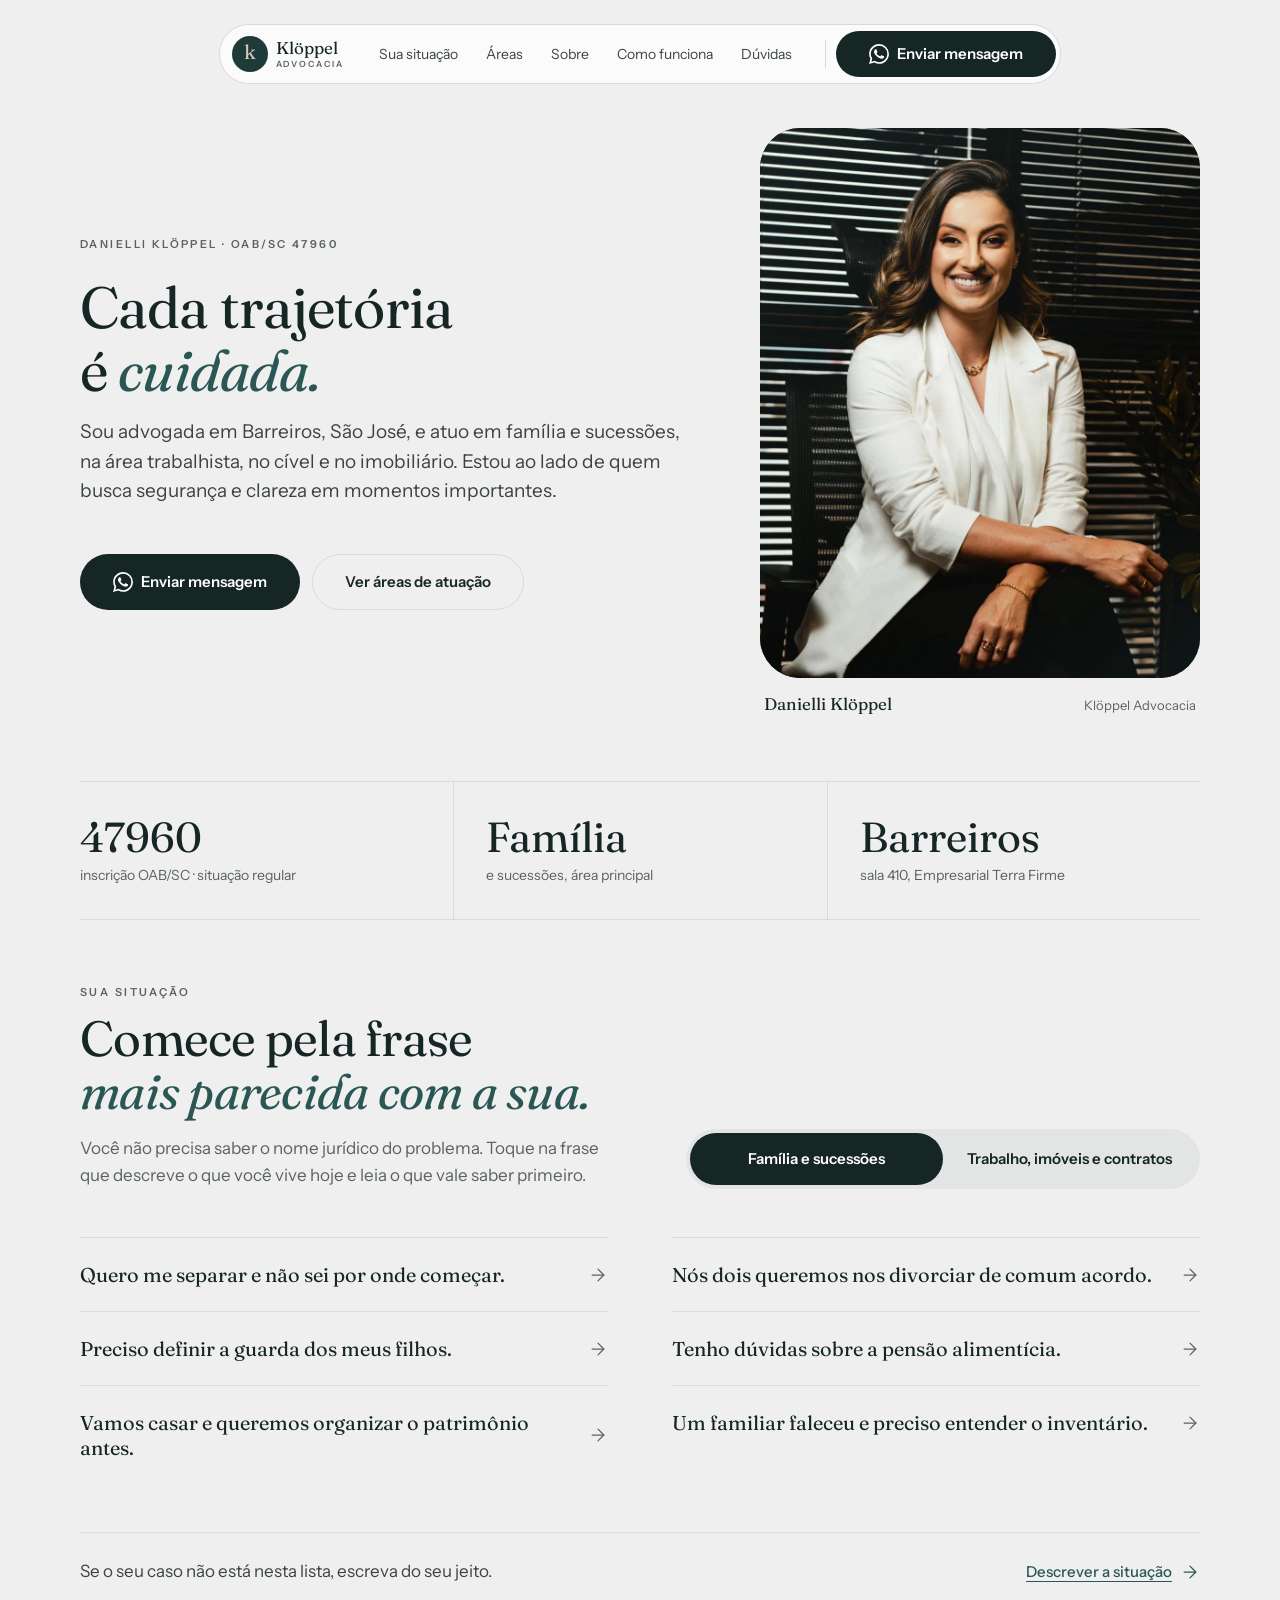
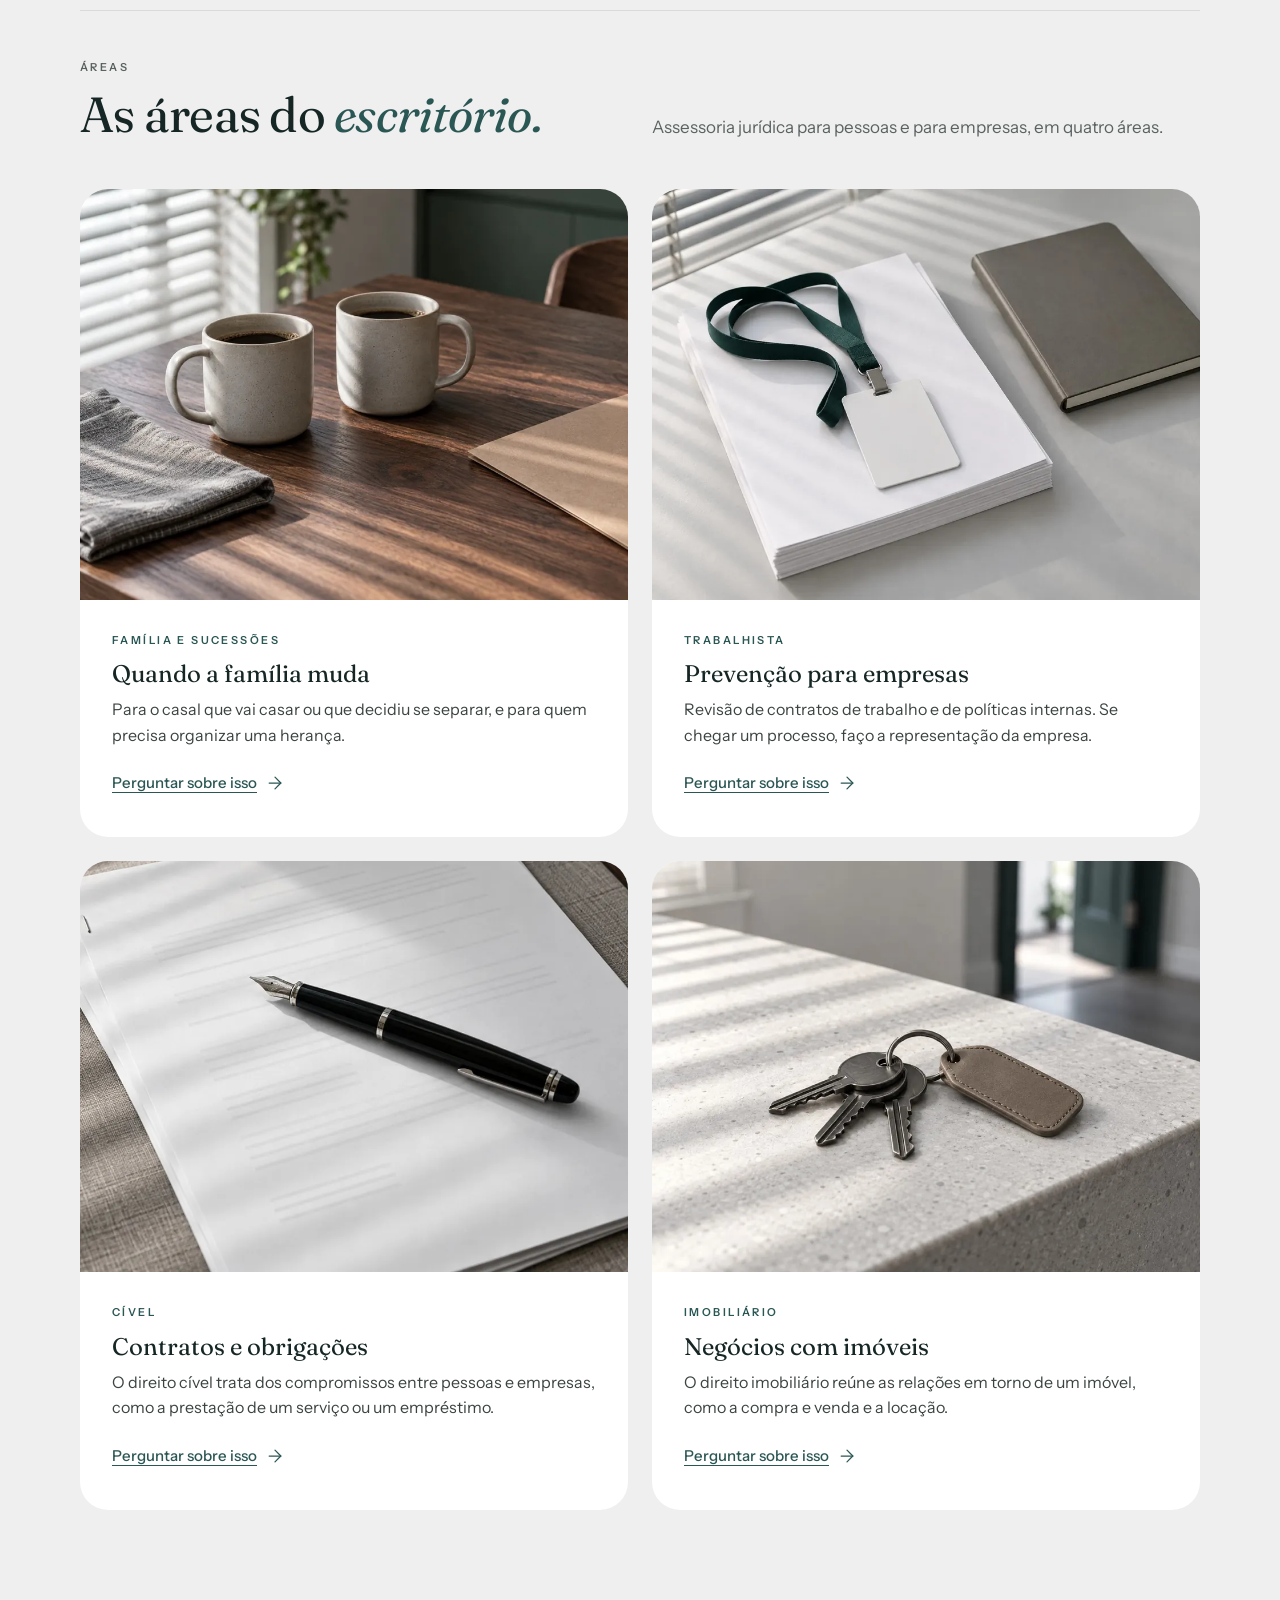
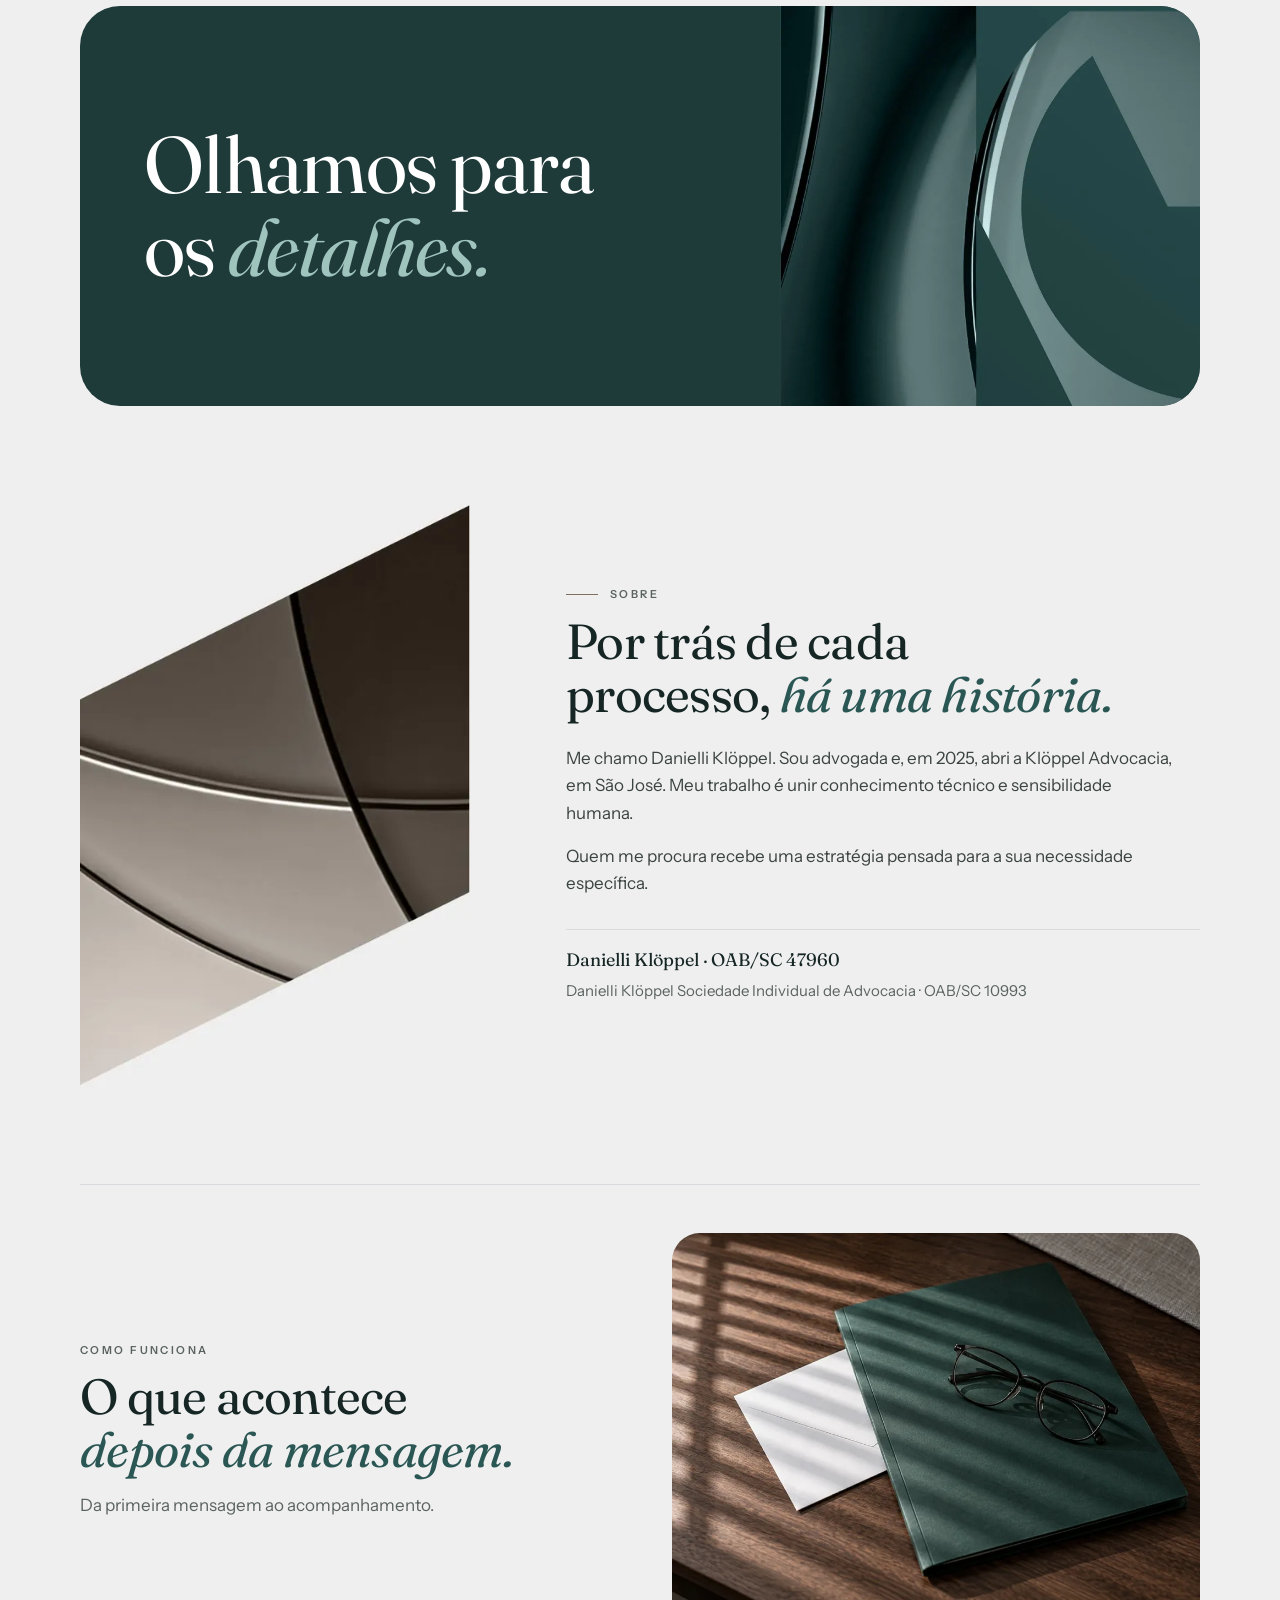
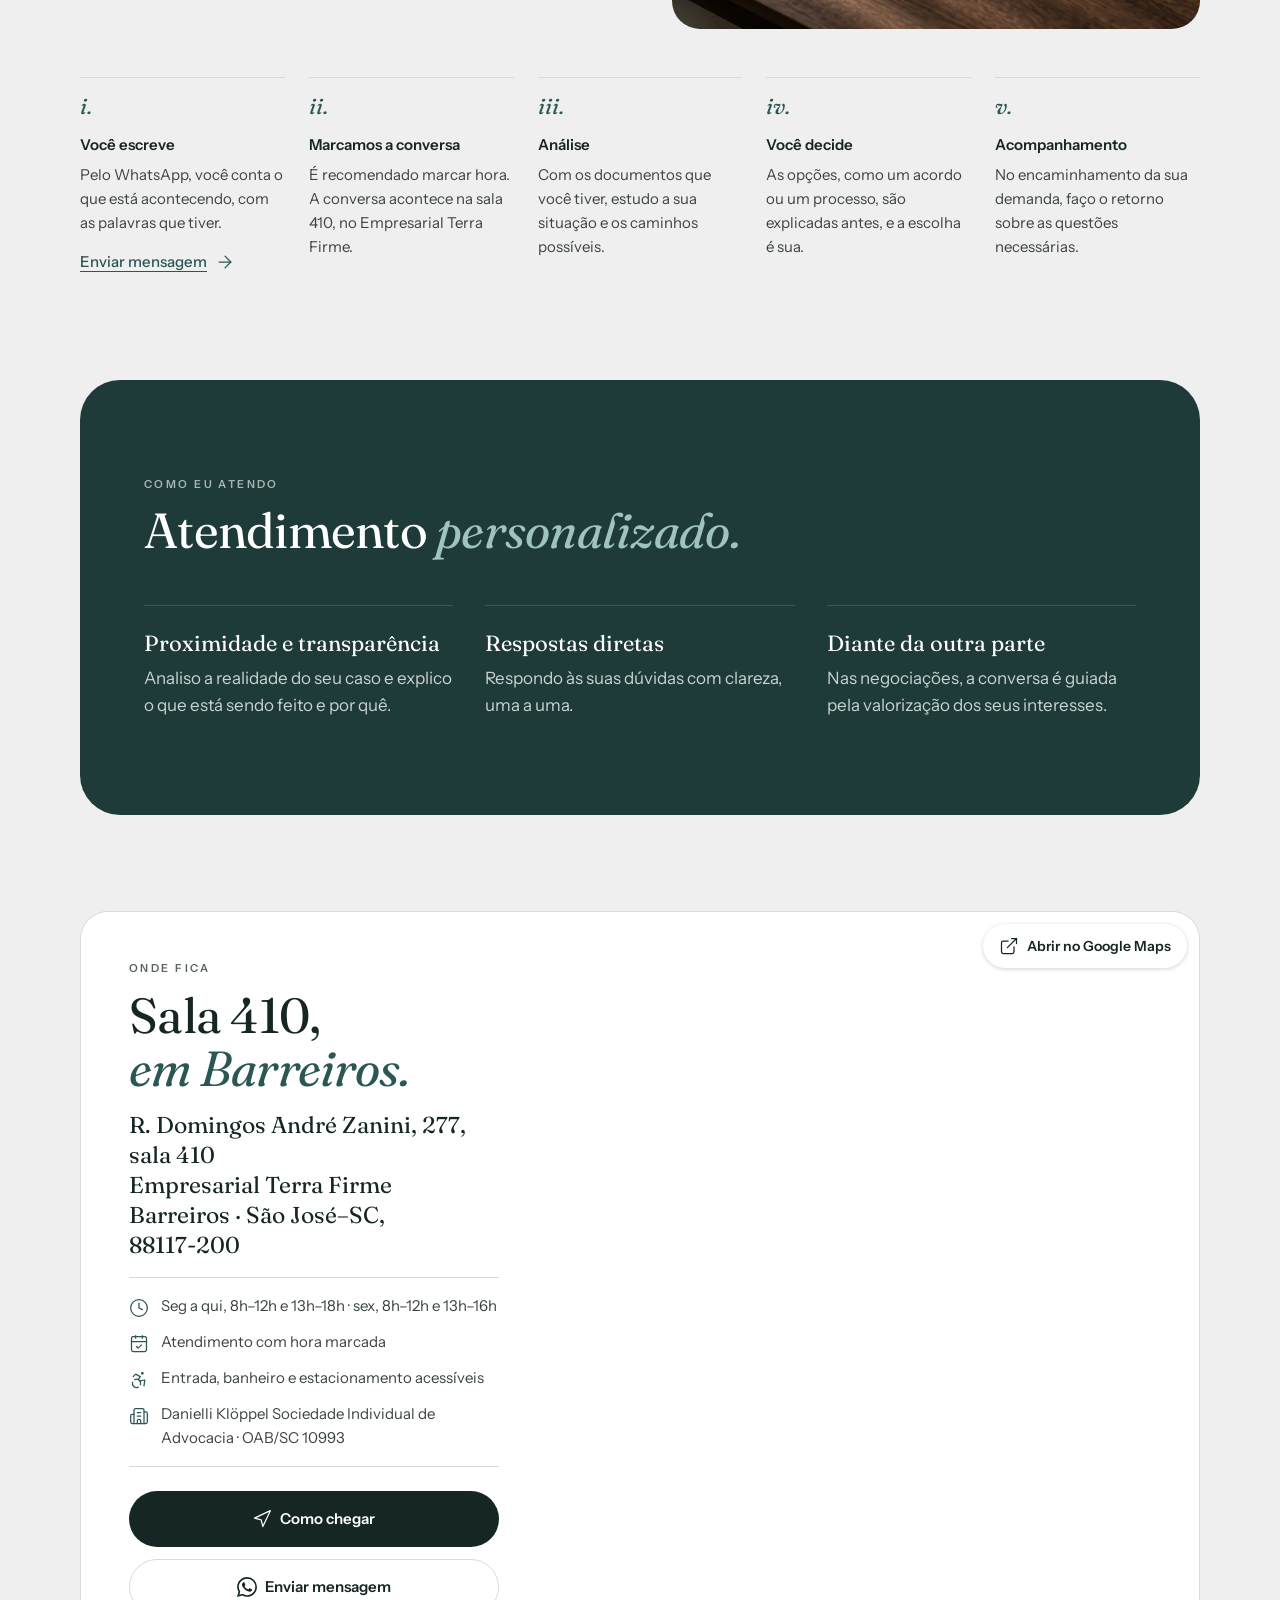
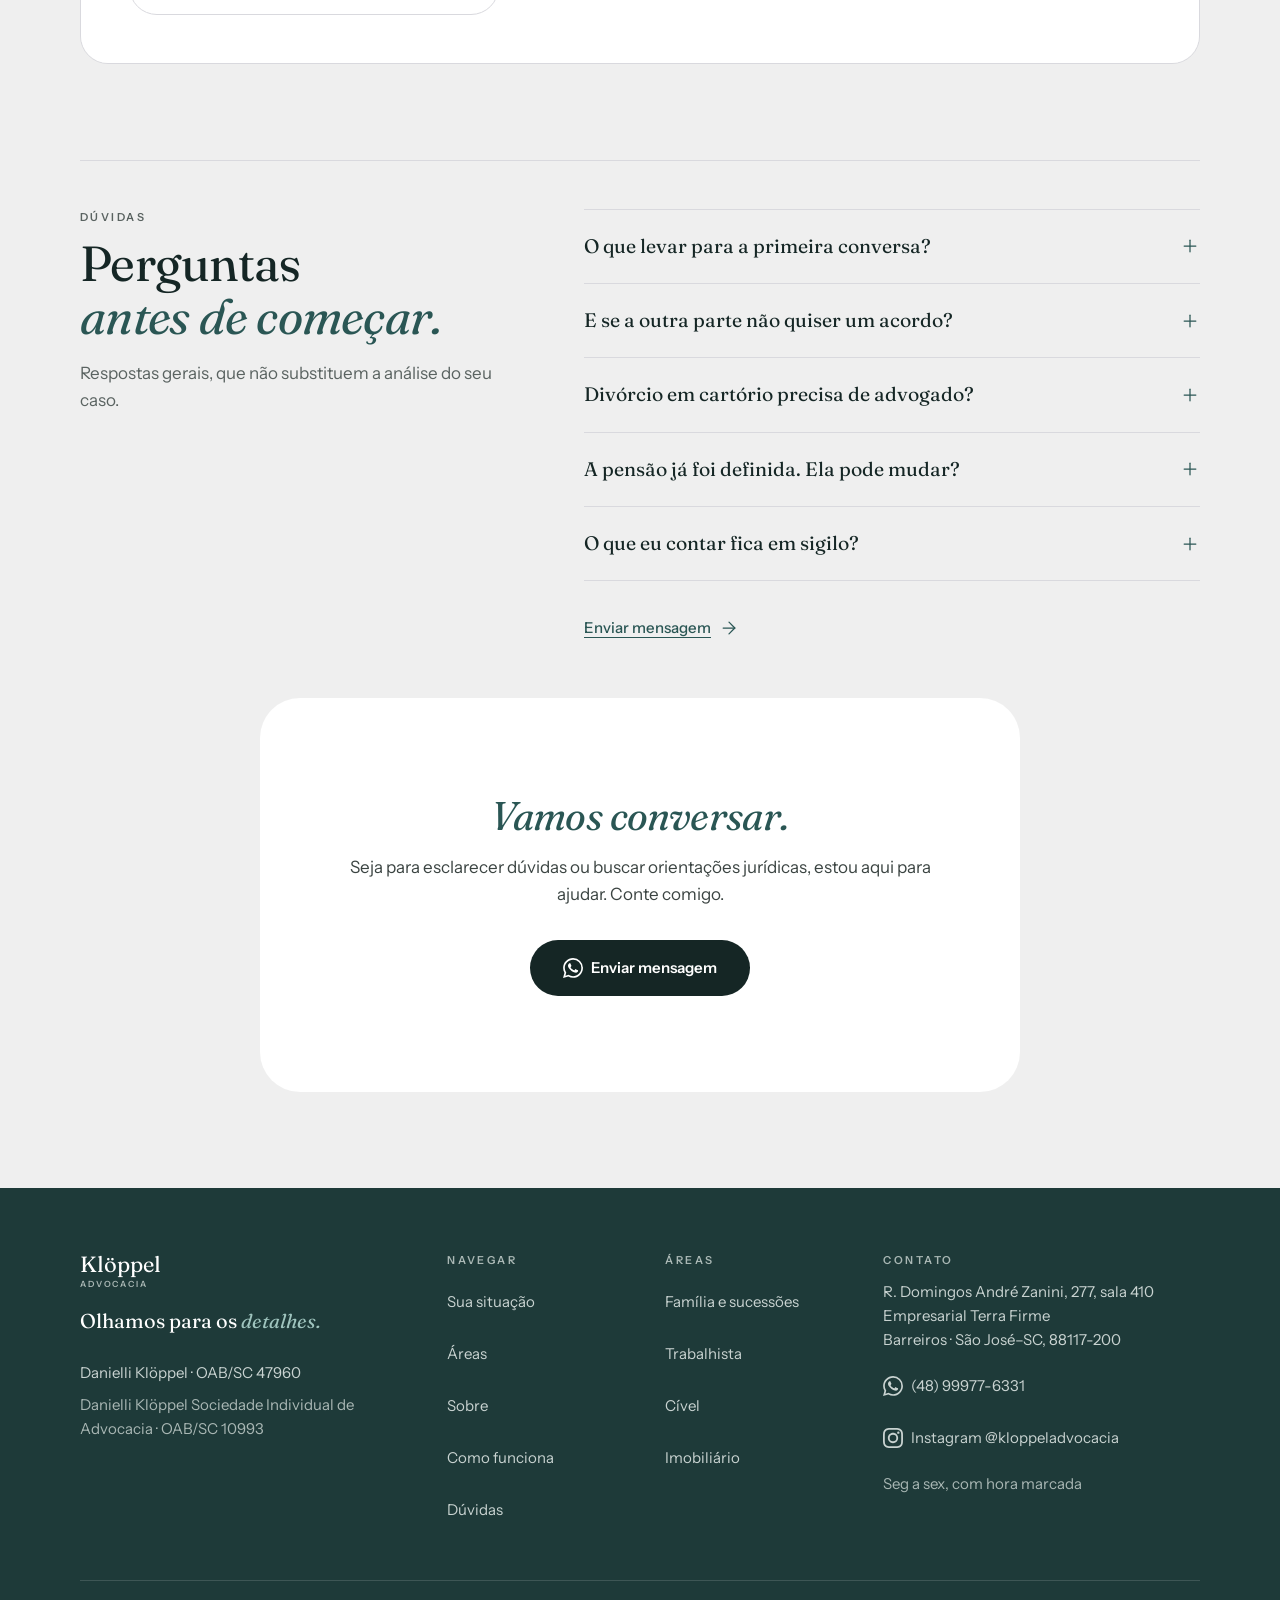
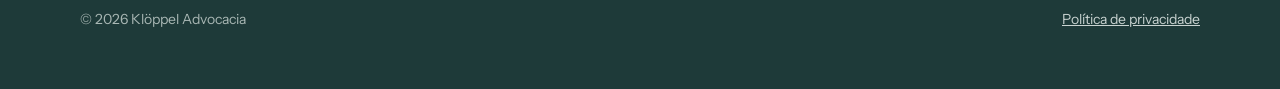
<file: index.html>
<!DOCTYPE html>
<html lang="pt-BR">
<head>
<meta charset="UTF-8">
<meta name="viewport" content="width=device-width, initial-scale=1">
<!-- PRÉ-VENDA: não remover até o Armin fechar a venda -->
<meta name="robots" content="noindex, nofollow">
<title>Danielli Klöppel · Advogada em São José (SC)</title>
<meta name="description" content="Advogada em Barreiros, São José (SC), OAB/SC 47960. Família e sucessões, área trabalhista, cível e imobiliário, com atendimento em hora marcada.">
<meta name="theme-color" content="#EFEFEF">
<link rel="icon" type="image/png" sizes="32x32" href="assets/img/favicon-32.png">
<link rel="apple-touch-icon" href="assets/img/favicon-180.png">
<link rel="preconnect" href="https://fonts.googleapis.com">
<link rel="preconnect" href="https://fonts.gstatic.com" crossorigin>
<link href="https://fonts.googleapis.com/css2?family=Fraunces:ital,opsz,wght@0,9..144,400;1,9..144,400&family=Instrument+Sans:wght@400;500;600&display=swap" rel="stylesheet">
<meta property="og:title" content="Danielli Klöppel · Advogada em São José (SC)">
<meta property="og:description" content="Advogada em Barreiros, São José (SC), OAB/SC 47960. Família e sucessões, área trabalhista, cível e imobiliário, com atendimento em hora marcada.">
<meta property="og:type" content="website">
<meta property="og:locale" content="pt_BR">
<meta property="og:site_name" content="Klöppel Advocacia">
<meta property="og:image" content="assets/img/og-imagem.jpg">
<meta property="og:image:width" content="1200">
<meta property="og:image:height" content="630">
<meta property="og:image:alt" content="Danielli Klöppel, advogada, de blazer branco">
<link rel="preload" as="image" type="image/webp" media="(max-width: 899px)" imagesrcset="assets/img/heroi-retrato-480.webp 480w, assets/img/heroi-retrato-960.webp 960w" imagesizes="(max-width: 599px) 100vw, 400px" fetchpriority="high">
<link rel="preload" as="image" type="image/webp" media="(min-width: 900px)" imagesrcset="assets/img/heroi-retrato-960.webp 960w, assets/img/heroi-retrato-1600.webp 1600w" imagesizes="440px" fetchpriority="high">
<script type="application/ld+json">{"@context": "https://schema.org", "@graph": [{"@type": "Person", "@id": "#danielli", "name": "Danielli Klöppel", "jobTitle": "Advogada", "identifier": "OAB/SC 47960", "worksFor": {"@id": "#escritorio"}}, {"@type": "LegalService", "@id": "#escritorio", "name": "Danielli Klöppel Sociedade Individual de Advocacia", "alternateName": "Klöppel Advocacia", "telephone": "+55 48 99977-6331", "image": "assets/img/og-imagem.jpg", "address": {"@type": "PostalAddress", "streetAddress": "R. Domingos André Zanini, 277, sala 410, Empresarial Terra Firme", "addressLocality": "São José", "addressRegion": "SC", "postalCode": "88117-200", "addressCountry": "BR"}, "geo": {"@type": "GeoCoordinates", "latitude": -27.586565, "longitude": -48.6125436}, "openingHoursSpecification": [{"@type": "OpeningHoursSpecification", "dayOfWeek": ["Monday", "Tuesday", "Wednesday", "Thursday"], "opens": "08:00", "closes": "12:00"}, {"@type": "OpeningHoursSpecification", "dayOfWeek": ["Monday", "Tuesday", "Wednesday", "Thursday"], "opens": "13:00", "closes": "18:00"}, {"@type": "OpeningHoursSpecification", "dayOfWeek": "Friday", "opens": "08:00", "closes": "12:00"}, {"@type": "OpeningHoursSpecification", "dayOfWeek": "Friday", "opens": "13:00", "closes": "16:00"}], "sameAs": ["https://www.instagram.com/kloppeladvocacia/"], "areaServed": "São José (SC)"}]}</script>
<link rel="stylesheet" href="assets/css/base.css">
<link rel="stylesheet" href="assets/css/style.css">
</head>
<body>
<a class="pular-conteudo" href="#conteudo">Pular para o conteúdo</a>
<div class="progresso" aria-hidden="true"><span class="progresso__barra"></span></div>
<header class="cabecalho" data-header>
  <div class="cabecalho__pilula">
    <button class="cabecalho__menu" type="button" data-abrir-menu aria-expanded="false" aria-controls="menu-celular" aria-label="Abrir menu"><svg aria-hidden="true" focusable="false" class="icone icone--menu" xmlns="http://www.w3.org/2000/svg" width="24" height="24" viewBox="0 0 24 24" fill="none" stroke="currentColor" stroke-width="1.5" stroke-linecap="round" stroke-linejoin="round" ><path d="M4 5h16" /><path d="M4 12h16" /><path d="M4 19h16" /></svg></button>
    <a class="marca" href="#inicio" aria-label="Klöppel Advocacia, início">
      <span class="marca__selo" aria-hidden="true">k</span>
      <span class="marca__nome" aria-hidden="true">Klöppel<span class="marca__sub">Advocacia</span></span>
    </a>
    <nav class="nav" aria-label="Seções">
      <ul role="list"><li><a href="#situacoes">Sua situação</a></li><li><a href="#areas">Áreas</a></li><li><a href="#sobre">Sobre</a></li><li><a href="#como-funciona">Como funciona</a></li><li><a href="#duvidas">Dúvidas</a></li></ul>
    </nav>
    <a class="botao botao--primario botao--menu" href="https://wa.me/5548999776331?text=Ol%C3%A1%2C%20Dra.%20Danielli.%20Encontrei%20o%20site%20da%20Kl%C3%B6ppel%20Advocacia%20e%20gostaria%20de%20conversar%20sobre%20uma%20situa%C3%A7%C3%A3o." target="_blank" rel="noopener"><svg class="icone icone--marca" width="24" height="24" fill="currentColor" aria-hidden="true" focusable="false" role="img" viewBox="0 0 24 24" xmlns="http://www.w3.org/2000/svg"><path d="M17.472 14.382c-.297-.149-1.758-.867-2.03-.967-.273-.099-.471-.148-.67.15-.197.297-.767.966-.94 1.164-.173.199-.347.223-.644.075-.297-.15-1.255-.463-2.39-1.475-.883-.788-1.48-1.761-1.653-2.059-.173-.297-.018-.458.13-.606.134-.133.298-.347.446-.52.149-.174.198-.298.298-.497.099-.198.05-.371-.025-.52-.075-.149-.669-1.612-.916-2.207-.242-.579-.487-.5-.669-.51-.173-.008-.371-.01-.57-.01-.198 0-.52.074-.792.372-.272.297-1.04 1.016-1.04 2.479 0 1.462 1.065 2.875 1.213 3.074.149.198 2.096 3.2 5.077 4.487.709.306 1.262.489 1.694.625.712.227 1.36.195 1.871.118.571-.085 1.758-.719 2.006-1.413.248-.694.248-1.289.173-1.413-.074-.124-.272-.198-.57-.347m-5.421 7.403h-.004a9.87 9.87 0 01-5.031-1.378l-.361-.214-3.741.982.998-3.648-.235-.374a9.86 9.86 0 01-1.51-5.26c.001-5.45 4.436-9.884 9.888-9.884 2.64 0 5.122 1.03 6.988 2.898a9.825 9.825 0 012.893 6.994c-.003 5.45-4.437 9.884-9.885 9.884m8.413-18.297A11.815 11.815 0 0012.05 0C5.495 0 .16 5.335.157 11.892c0 2.096.547 4.142 1.588 5.945L.057 24l6.305-1.654a11.882 11.882 0 005.683 1.448h.005c6.554 0 11.89-5.335 11.893-11.893a11.821 11.821 0 00-3.48-8.413Z"/></svg><span>Enviar mensagem</span></a>
  </div>
</header>
<div class="menu-celular" id="menu-celular" data-aberto="false" aria-hidden="true" data-lenis-prevent>
  <div class="menu-celular__topo">
    <button class="menu-celular__fechar" type="button" data-fechar-menu aria-label="Fechar menu"><svg aria-hidden="true" focusable="false" class="icone icone--x" xmlns="http://www.w3.org/2000/svg" width="24" height="24" viewBox="0 0 24 24" fill="none" stroke="currentColor" stroke-width="1.5" stroke-linecap="round" stroke-linejoin="round" ><path d="M18 6 6 18" /><path d="m6 6 12 12" /></svg></button>
  </div>
  <nav aria-label="Seções">
    <ul role="list" class="menu-celular__lista"><li><a href="#situacoes">Sua situação</a></li><li><a href="#areas">Áreas</a></li><li><a href="#sobre">Sobre</a></li><li><a href="#como-funciona">Como funciona</a></li><li><a href="#duvidas">Dúvidas</a></li></ul>
  </nav>
  <a class="botao botao--claro menu-celular__botao" href="https://wa.me/5548999776331?text=Ol%C3%A1%2C%20Dra.%20Danielli.%20Encontrei%20o%20site%20da%20Kl%C3%B6ppel%20Advocacia%20e%20gostaria%20de%20conversar%20sobre%20uma%20situa%C3%A7%C3%A3o." target="_blank" rel="noopener"><svg class="icone icone--marca" width="24" height="24" fill="currentColor" aria-hidden="true" focusable="false" role="img" viewBox="0 0 24 24" xmlns="http://www.w3.org/2000/svg"><path d="M17.472 14.382c-.297-.149-1.758-.867-2.03-.967-.273-.099-.471-.148-.67.15-.197.297-.767.966-.94 1.164-.173.199-.347.223-.644.075-.297-.15-1.255-.463-2.39-1.475-.883-.788-1.48-1.761-1.653-2.059-.173-.297-.018-.458.13-.606.134-.133.298-.347.446-.52.149-.174.198-.298.298-.497.099-.198.05-.371-.025-.52-.075-.149-.669-1.612-.916-2.207-.242-.579-.487-.5-.669-.51-.173-.008-.371-.01-.57-.01-.198 0-.52.074-.792.372-.272.297-1.04 1.016-1.04 2.479 0 1.462 1.065 2.875 1.213 3.074.149.198 2.096 3.2 5.077 4.487.709.306 1.262.489 1.694.625.712.227 1.36.195 1.871.118.571-.085 1.758-.719 2.006-1.413.248-.694.248-1.289.173-1.413-.074-.124-.272-.198-.57-.347m-5.421 7.403h-.004a9.87 9.87 0 01-5.031-1.378l-.361-.214-3.741.982.998-3.648-.235-.374a9.86 9.86 0 01-1.51-5.26c.001-5.45 4.436-9.884 9.888-9.884 2.64 0 5.122 1.03 6.988 2.898a9.825 9.825 0 012.893 6.994c-.003 5.45-4.437 9.884-9.885 9.884m8.413-18.297A11.815 11.815 0 0012.05 0C5.495 0 .16 5.335.157 11.892c0 2.096.547 4.142 1.588 5.945L.057 24l6.305-1.654a11.882 11.882 0 005.683 1.448h.005c6.554 0 11.89-5.335 11.893-11.893a11.821 11.821 0 00-3.48-8.413Z"/></svg><span>Enviar mensagem</span></a>
</div>
<main id="conteudo">

  <section class="heroi" id="inicio" data-heroi>
    <div class="container heroi__grade">
      <div class="heroi__texto">
        <p class="rotulo">Danielli Klöppel · <span class="nowrap">OAB/SC 47960</span></p>
        <h1>Cada trajetória <span class="nowrap">é <em>cuidada.</em></span></h1>
        <p class="lead">Sou advogada em Barreiros, São José, e atuo em família e sucessões, na área trabalhista, no cível e no imobiliário. Estou ao lado de quem busca segurança e clareza em momentos importantes.</p>
        <div class="heroi__botoes">
          <a class="botao botao--primario" href="https://wa.me/5548999776331?text=Ol%C3%A1%2C%20Dra.%20Danielli.%20Encontrei%20o%20site%20da%20Kl%C3%B6ppel%20Advocacia%20e%20gostaria%20de%20conversar%20sobre%20uma%20situa%C3%A7%C3%A3o." target="_blank" rel="noopener"><svg class="icone icone--marca" width="24" height="24" fill="currentColor" aria-hidden="true" focusable="false" role="img" viewBox="0 0 24 24" xmlns="http://www.w3.org/2000/svg"><path d="M17.472 14.382c-.297-.149-1.758-.867-2.03-.967-.273-.099-.471-.148-.67.15-.197.297-.767.966-.94 1.164-.173.199-.347.223-.644.075-.297-.15-1.255-.463-2.39-1.475-.883-.788-1.48-1.761-1.653-2.059-.173-.297-.018-.458.13-.606.134-.133.298-.347.446-.52.149-.174.198-.298.298-.497.099-.198.05-.371-.025-.52-.075-.149-.669-1.612-.916-2.207-.242-.579-.487-.5-.669-.51-.173-.008-.371-.01-.57-.01-.198 0-.52.074-.792.372-.272.297-1.04 1.016-1.04 2.479 0 1.462 1.065 2.875 1.213 3.074.149.198 2.096 3.2 5.077 4.487.709.306 1.262.489 1.694.625.712.227 1.36.195 1.871.118.571-.085 1.758-.719 2.006-1.413.248-.694.248-1.289.173-1.413-.074-.124-.272-.198-.57-.347m-5.421 7.403h-.004a9.87 9.87 0 01-5.031-1.378l-.361-.214-3.741.982.998-3.648-.235-.374a9.86 9.86 0 01-1.51-5.26c.001-5.45 4.436-9.884 9.888-9.884 2.64 0 5.122 1.03 6.988 2.898a9.825 9.825 0 012.893 6.994c-.003 5.45-4.437 9.884-9.885 9.884m8.413-18.297A11.815 11.815 0 0012.05 0C5.495 0 .16 5.335.157 11.892c0 2.096.547 4.142 1.588 5.945L.057 24l6.305-1.654a11.882 11.882 0 005.683 1.448h.005c6.554 0 11.89-5.335 11.893-11.893a11.821 11.821 0 00-3.48-8.413Z"/></svg><span>Enviar mensagem</span></a>
          <a class="botao botao--vazado" href="#areas">Ver áreas de atuação</a>
        </div>
      </div>
      <figure class="heroi__figura">
        <div class="heroi__foto"><picture><source media="(max-width: 899px)" type="image/webp" srcset="assets/img/heroi-retrato-480.webp 480w, assets/img/heroi-retrato-960.webp 960w" sizes="100vw"><source type="image/webp" srcset="assets/img/heroi-retrato-960.webp 960w, assets/img/heroi-retrato-1600.webp 1600w" sizes="440px"><img src="assets/img/heroi-retrato-960.jpg" alt="Danielli Klöppel, advogada, sentada e sorrindo, de blazer branco" width="960" height="1200" decoding="async" fetchpriority="high"></picture></div>
        <figcaption class="heroi__legenda"><span class="heroi__legenda-nome">Danielli Klöppel</span><span>Klöppel Advocacia</span></figcaption>
      </figure>
    </div>
  </section>

  <section class="fatos" aria-label="Em resumo">
    <div class="container">
      <ul class="fatos__lista" role="list">
        <li><span class="fatos__valor">47960</span><span class="fatos__legenda">inscrição OAB/SC · situação regular</span></li>
        <li><span class="fatos__valor">Família</span><span class="fatos__legenda">e sucessões, área principal</span></li>
        <li><span class="fatos__valor">Barreiros</span><span class="fatos__legenda">sala 410, Empresarial Terra Firme</span></li>
      </ul>
    </div>
  </section>

  <section class="secao situacoes" id="situacoes">
    <div class="container">
      <div class="situacoes__cabeca">
        <div class="cabeca">
          <p class="rotulo">Sua situação</p>
          <h2>Comece pela frase <em>mais parecida com a sua.</em></h2>
          <p class="apoio">Você não precisa saber o nome jurídico do problema. Toque na frase que descreve o que você vive hoje e leia o que vale saber primeiro.</p>
        </div>
        <div class="seletor" role="tablist" aria-label="Tipo de situação">
          <span class="seletor__pilula" aria-hidden="true"></span>
          <button class="seletor__aba" type="button" role="tab" id="aba-1" aria-controls="painel-1" aria-selected="true">Família e sucessões</button>
          <button class="seletor__aba" type="button" role="tab" id="aba-2" aria-controls="painel-2" aria-selected="false" tabindex="-1">Trabalho, imóveis e contratos</button>
        </div>
      </div>
      <div class="situacoes__painel" id="painel-1" role="tabpanel" aria-labelledby="aba-1">
        <ul class="situacoes__lista" role="list"><li><button class="situacao" type="button" aria-haspopup="dialog" data-abre-modal="m1"><span class="situacao__texto">Quero me separar e não sei por onde começar.</span><svg aria-hidden="true" focusable="false" class="icone icone--arrow-right" xmlns="http://www.w3.org/2000/svg" width="24" height="24" viewBox="0 0 24 24" fill="none" stroke="currentColor" stroke-width="1.5" stroke-linecap="round" stroke-linejoin="round" ><path d="M5 12h14" /><path d="m12 5 7 7-7 7" /></svg></button></li><li><button class="situacao" type="button" aria-haspopup="dialog" data-abre-modal="m2"><span class="situacao__texto">Nós dois queremos nos divorciar de comum acordo.</span><svg aria-hidden="true" focusable="false" class="icone icone--arrow-right" xmlns="http://www.w3.org/2000/svg" width="24" height="24" viewBox="0 0 24 24" fill="none" stroke="currentColor" stroke-width="1.5" stroke-linecap="round" stroke-linejoin="round" ><path d="M5 12h14" /><path d="m12 5 7 7-7 7" /></svg></button></li><li><button class="situacao" type="button" aria-haspopup="dialog" data-abre-modal="m3"><span class="situacao__texto">Preciso definir a guarda dos meus filhos.</span><svg aria-hidden="true" focusable="false" class="icone icone--arrow-right" xmlns="http://www.w3.org/2000/svg" width="24" height="24" viewBox="0 0 24 24" fill="none" stroke="currentColor" stroke-width="1.5" stroke-linecap="round" stroke-linejoin="round" ><path d="M5 12h14" /><path d="m12 5 7 7-7 7" /></svg></button></li><li><button class="situacao" type="button" aria-haspopup="dialog" data-abre-modal="m4"><span class="situacao__texto">Tenho dúvidas sobre a pensão alimentícia.</span><svg aria-hidden="true" focusable="false" class="icone icone--arrow-right" xmlns="http://www.w3.org/2000/svg" width="24" height="24" viewBox="0 0 24 24" fill="none" stroke="currentColor" stroke-width="1.5" stroke-linecap="round" stroke-linejoin="round" ><path d="M5 12h14" /><path d="m12 5 7 7-7 7" /></svg></button></li><li><button class="situacao" type="button" aria-haspopup="dialog" data-abre-modal="m5"><span class="situacao__texto">Vamos casar e queremos organizar o patrimônio antes.</span><svg aria-hidden="true" focusable="false" class="icone icone--arrow-right" xmlns="http://www.w3.org/2000/svg" width="24" height="24" viewBox="0 0 24 24" fill="none" stroke="currentColor" stroke-width="1.5" stroke-linecap="round" stroke-linejoin="round" ><path d="M5 12h14" /><path d="m12 5 7 7-7 7" /></svg></button></li><li><button class="situacao" type="button" aria-haspopup="dialog" data-abre-modal="m6"><span class="situacao__texto">Um familiar faleceu e preciso entender o inventário.</span><svg aria-hidden="true" focusable="false" class="icone icone--arrow-right" xmlns="http://www.w3.org/2000/svg" width="24" height="24" viewBox="0 0 24 24" fill="none" stroke="currentColor" stroke-width="1.5" stroke-linecap="round" stroke-linejoin="round" ><path d="M5 12h14" /><path d="m12 5 7 7-7 7" /></svg></button></li></ul>
      </div>
      <div class="situacoes__painel" id="painel-2" role="tabpanel" aria-labelledby="aba-2" hidden>
        <ul class="situacoes__lista" role="list"><li><button class="situacao" type="button" aria-haspopup="dialog" data-abre-modal="m7"><span class="situacao__texto">Tenho uma empresa e me preocupo com processos trabalhistas.</span><svg aria-hidden="true" focusable="false" class="icone icone--arrow-right" xmlns="http://www.w3.org/2000/svg" width="24" height="24" viewBox="0 0 24 24" fill="none" stroke="currentColor" stroke-width="1.5" stroke-linecap="round" stroke-linejoin="round" ><path d="M5 12h14" /><path d="m12 5 7 7-7 7" /></svg></button></li><li><button class="situacao" type="button" aria-haspopup="dialog" data-abre-modal="m8"><span class="situacao__texto">Minha empresa recebeu uma reclamação trabalhista.</span><svg aria-hidden="true" focusable="false" class="icone icone--arrow-right" xmlns="http://www.w3.org/2000/svg" width="24" height="24" viewBox="0 0 24 24" fill="none" stroke="currentColor" stroke-width="1.5" stroke-linecap="round" stroke-linejoin="round" ><path d="M5 12h14" /><path d="m12 5 7 7-7 7" /></svg></button></li><li><button class="situacao" type="button" aria-haspopup="dialog" data-abre-modal="m9"><span class="situacao__texto">Vou comprar ou vender um imóvel.</span><svg aria-hidden="true" focusable="false" class="icone icone--arrow-right" xmlns="http://www.w3.org/2000/svg" width="24" height="24" viewBox="0 0 24 24" fill="none" stroke="currentColor" stroke-width="1.5" stroke-linecap="round" stroke-linejoin="round" ><path d="M5 12h14" /><path d="m12 5 7 7-7 7" /></svg></button></li><li><button class="situacao" type="button" aria-haspopup="dialog" data-abre-modal="m10"><span class="situacao__texto">Recebi um contrato para assinar e quero revisar antes.</span><svg aria-hidden="true" focusable="false" class="icone icone--arrow-right" xmlns="http://www.w3.org/2000/svg" width="24" height="24" viewBox="0 0 24 24" fill="none" stroke="currentColor" stroke-width="1.5" stroke-linecap="round" stroke-linejoin="round" ><path d="M5 12h14" /><path d="m12 5 7 7-7 7" /></svg></button></li><li><button class="situacao" type="button" aria-haspopup="dialog" data-abre-modal="m11"><span class="situacao__texto">Tenho um problema jurídico e não sei em que área ele entra.</span><svg aria-hidden="true" focusable="false" class="icone icone--arrow-right" xmlns="http://www.w3.org/2000/svg" width="24" height="24" viewBox="0 0 24 24" fill="none" stroke="currentColor" stroke-width="1.5" stroke-linecap="round" stroke-linejoin="round" ><path d="M5 12h14" /><path d="m12 5 7 7-7 7" /></svg></button></li></ul>
      </div>
      <div class="linha-cta">
        <p>Se o seu caso não está nesta lista, escreva do seu jeito.</p>
        <a class="link" href="https://wa.me/5548999776331?text=Ol%C3%A1%2C%20Dra.%20Danielli.%20Gostaria%20de%20descrever%20a%20minha%20situa%C3%A7%C3%A3o%20para%20uma%20primeira%20conversa." target="_blank" rel="noopener">Descrever a <span class="nowrap">situação<svg aria-hidden="true" focusable="false" class="icone link__seta icone--arrow-right" xmlns="http://www.w3.org/2000/svg" width="24" height="24" viewBox="0 0 24 24" fill="none" stroke="currentColor" stroke-width="1.5" stroke-linecap="round" stroke-linejoin="round" ><path d="M5 12h14" /><path d="m12 5 7 7-7 7" /></svg></span></a>
      </div>
    </div>
  </section>

  <section class="secao areas" id="areas">
    <div class="container">
      <div class="areas__cabeca">
        <div class="cabeca">
          <p class="rotulo">Áreas</p>
          <h2>As áreas do <em>escritório.</em></h2>
        </div>
        <p class="apoio">Assessoria jurídica para pessoas e para empresas, em quatro áreas.</p>
      </div>
      <div class="areas__grade">
      <article class="cartao-area">
        <div class="cartao-area__midia" style="--pos: 50% 55%"><picture><source media="(max-width: 899px)" type="image/webp" srcset="assets/img/area-familia-480.webp 480w, assets/img/area-familia-960.webp 960w" sizes="100vw"><source type="image/webp" srcset="assets/img/area-familia-960.webp 960w, assets/img/area-familia-1600.webp 1600w" sizes="(min-width: 1200px) 560px, 46vw"><img src="assets/img/area-familia-960.jpg" alt="Duas canecas de café sobre uma mesa de madeira" width="960" height="720" decoding="async" loading="lazy"></picture></div>
        <div class="cartao-area__corpo">
          <p class="rotulo rotulo--cor">Família e sucessões</p>
          <h3 class="cartao-area__titulo">Quando a família muda</h3>
          <p>Para o casal que vai casar ou que decidiu se separar, e para quem precisa organizar uma herança.</p>
          <a class="link" href="https://wa.me/5548999776331?text=Ol%C3%A1%2C%20Dra.%20Danielli.%20Tenho%20uma%20d%C3%BAvida%20sobre%20fam%C3%ADlia%20e%20sucess%C3%B5es." target="_blank" rel="noopener" aria-label="Perguntar sobre isso: Família e sucessões">Perguntar sobre <span class="nowrap">isso<svg aria-hidden="true" focusable="false" class="icone link__seta icone--arrow-right" xmlns="http://www.w3.org/2000/svg" width="24" height="24" viewBox="0 0 24 24" fill="none" stroke="currentColor" stroke-width="1.5" stroke-linecap="round" stroke-linejoin="round" ><path d="M5 12h14" /><path d="m12 5 7 7-7 7" /></svg></span></a>
        </div>
      </article>
      <article class="cartao-area">
        <div class="cartao-area__midia" style="--pos: 50% 50%"><picture><source media="(max-width: 899px)" type="image/webp" srcset="assets/img/area-trabalhista-480.webp 480w, assets/img/area-trabalhista-960.webp 960w" sizes="100vw"><source type="image/webp" srcset="assets/img/area-trabalhista-960.webp 960w, assets/img/area-trabalhista-1600.webp 1600w" sizes="(min-width: 1200px) 560px, 46vw"><img src="assets/img/area-trabalhista-960.jpg" alt="Crachá com cordão verde sobre uma pilha de papéis" width="960" height="720" decoding="async" loading="lazy"></picture></div>
        <div class="cartao-area__corpo">
          <p class="rotulo rotulo--cor">Trabalhista</p>
          <h3 class="cartao-area__titulo">Prevenção para empresas</h3>
          <p>Revisão de contratos de trabalho e de políticas internas. Se chegar um processo, faço a representação da empresa.</p>
          <a class="link" href="https://wa.me/5548999776331?text=Ol%C3%A1%2C%20Dra.%20Danielli.%20Tenho%20uma%20d%C3%BAvida%20sobre%20a%20%C3%A1rea%20trabalhista." target="_blank" rel="noopener" aria-label="Perguntar sobre isso: Trabalhista">Perguntar sobre <span class="nowrap">isso<svg aria-hidden="true" focusable="false" class="icone link__seta icone--arrow-right" xmlns="http://www.w3.org/2000/svg" width="24" height="24" viewBox="0 0 24 24" fill="none" stroke="currentColor" stroke-width="1.5" stroke-linecap="round" stroke-linejoin="round" ><path d="M5 12h14" /><path d="m12 5 7 7-7 7" /></svg></span></a>
        </div>
      </article>
      <article class="cartao-area">
        <div class="cartao-area__midia" style="--pos: 50% 50%"><picture><source media="(max-width: 899px)" type="image/webp" srcset="assets/img/area-civel-480.webp 480w, assets/img/area-civel-960.webp 960w" sizes="100vw"><source type="image/webp" srcset="assets/img/area-civel-960.webp 960w, assets/img/area-civel-1600.webp 1600w" sizes="(min-width: 1200px) 560px, 46vw"><img src="assets/img/area-civel-960.jpg" alt="Caneta-tinteiro sobre folhas grampeadas" width="960" height="720" decoding="async" loading="lazy"></picture></div>
        <div class="cartao-area__corpo">
          <p class="rotulo rotulo--cor">Cível</p>
          <h3 class="cartao-area__titulo">Contratos e obrigações</h3>
          <p>O direito cível trata dos compromissos entre pessoas e empresas, como a prestação de um serviço ou um empréstimo.</p>
          <a class="link" href="https://wa.me/5548999776331?text=Ol%C3%A1%2C%20Dra.%20Danielli.%20Tenho%20uma%20d%C3%BAvida%20sobre%20direito%20c%C3%ADvel." target="_blank" rel="noopener" aria-label="Perguntar sobre isso: Cível">Perguntar sobre <span class="nowrap">isso<svg aria-hidden="true" focusable="false" class="icone link__seta icone--arrow-right" xmlns="http://www.w3.org/2000/svg" width="24" height="24" viewBox="0 0 24 24" fill="none" stroke="currentColor" stroke-width="1.5" stroke-linecap="round" stroke-linejoin="round" ><path d="M5 12h14" /><path d="m12 5 7 7-7 7" /></svg></span></a>
        </div>
      </article>
      <article class="cartao-area">
        <div class="cartao-area__midia" style="--pos: 45% 50%"><picture><source media="(max-width: 899px)" type="image/webp" srcset="assets/img/area-imobiliario-480.webp 480w, assets/img/area-imobiliario-960.webp 960w" sizes="100vw"><source type="image/webp" srcset="assets/img/area-imobiliario-960.webp 960w, assets/img/area-imobiliario-1600.webp 1600w" sizes="(min-width: 1200px) 560px, 46vw"><img src="assets/img/area-imobiliario-960.jpg" alt="Chaves com chaveiro de couro sobre uma bancada de pedra" width="960" height="720" decoding="async" loading="lazy"></picture></div>
        <div class="cartao-area__corpo">
          <p class="rotulo rotulo--cor">Imobiliário</p>
          <h3 class="cartao-area__titulo">Negócios com imóveis</h3>
          <p>O direito imobiliário reúne as relações em torno de um imóvel, como a compra e venda e a locação.</p>
          <a class="link" href="https://wa.me/5548999776331?text=Ol%C3%A1%2C%20Dra.%20Danielli.%20Tenho%20uma%20d%C3%BAvida%20sobre%20direito%20imobili%C3%A1rio." target="_blank" rel="noopener" aria-label="Perguntar sobre isso: Imobiliário">Perguntar sobre <span class="nowrap">isso<svg aria-hidden="true" focusable="false" class="icone link__seta icone--arrow-right" xmlns="http://www.w3.org/2000/svg" width="24" height="24" viewBox="0 0 24 24" fill="none" stroke="currentColor" stroke-width="1.5" stroke-linecap="round" stroke-linejoin="round" ><path d="M5 12h14" /><path d="m12 5 7 7-7 7" /></svg></span></a>
        </div>
      </article>
      </div>
    </div>
  </section>

  <section class="frase" aria-label="Olhamos para os detalhes">
    <div class="container">
      <div class="painel frase__painel">
        <h2 class="frase__texto">Olhamos para os <em>detalhes.</em></h2>
        <div class="frase__vidro" aria-hidden="true"><picture><source media="(max-width: 899px)" type="image/webp" srcset="assets/img/frase-vidro-480.webp 480w, assets/img/frase-vidro-960.webp 830w" sizes="100vw"><source type="image/webp" srcset="assets/img/frase-vidro-480.webp 480w, assets/img/frase-vidro-960.webp 830w" sizes="553px"><img src="assets/img/frase-vidro-960.jpg" alt="" width="830" height="1546" decoding="async" loading="lazy"></picture></div>
      </div>
    </div>
  </section>

  <section class="secao sobre" id="sobre">
    <div class="container sobre__grade">
      <div class="sobre__forma" aria-hidden="true"><picture><source media="(max-width: 899px)" type="image/webp" srcset="assets/img/sobre-metal-480.webp 480w, assets/img/sobre-metal-960.webp 587w" sizes="100vw"><source type="image/webp" srcset="assets/img/sobre-metal-480.webp 480w, assets/img/sobre-metal-960.webp 587w" sizes="390px"><img src="assets/img/sobre-metal-960.jpg" alt="" width="587" height="882" decoding="async" loading="lazy"></picture></div>
      <div class="sobre__texto">
        <p class="rotulo rotulo--fio">Sobre</p>
        <h2>Por trás de cada processo, <em>há uma história.</em></h2>
        <p>Me chamo Danielli Klöppel. Sou advogada e, em 2025, abri a Klöppel Advocacia, em São José. Meu trabalho é unir conhecimento técnico e sensibilidade humana.</p>
        <p>Quem me procura recebe uma estratégia pensada para a sua necessidade específica.</p>
        <div class="assinatura">
          <p>Danielli Klöppel · <span class="nowrap">OAB/SC 47960</span></p>
          <p>Danielli Klöppel Sociedade Individual de <span class="nowrap">Advocacia · OAB/SC 10993</span></p>
        </div>
      </div>
    </div>
  </section>

  <section class="secao funciona" id="como-funciona">
    <div class="container">
      <div class="funciona__cabeca">
        <div class="cabeca">
          <p class="rotulo">Como funciona</p>
          <h2>O que acontece <em>depois da mensagem.</em></h2>
          <p class="apoio">Da primeira mensagem ao acompanhamento.</p>
        </div>
        <div class="funciona__midia"><picture><source media="(max-width: 899px)" type="image/webp" srcset="assets/img/como-funciona-480.webp 480w, assets/img/como-funciona-960.webp 960w" sizes="100vw"><source type="image/webp" srcset="assets/img/como-funciona-960.webp 960w, assets/img/como-funciona-1600.webp 1600w" sizes="(min-width: 1200px) 560px, 46vw"><img src="assets/img/como-funciona-960.jpg" alt="Pasta verde fechada com óculos e um envelope sobre a mesa" width="960" height="720" decoding="async" loading="lazy"></picture></div>
      </div>
      <ol class="passos" role="list">
        <li class="passo">
          <span class="passo__num" aria-hidden="true">i.</span>
          <h3 class="passo__titulo">Você escreve</h3>
          <p>Pelo WhatsApp, você conta o que está acontecendo, com as palavras que tiver.</p>
          <a class="link" href="https://wa.me/5548999776331?text=Ol%C3%A1%2C%20Dra.%20Danielli.%20Gostaria%20de%20marcar%20uma%20conversa%20no%20escrit%C3%B3rio." target="_blank" rel="noopener">Enviar <span class="nowrap">mensagem<svg aria-hidden="true" focusable="false" class="icone link__seta icone--arrow-right" xmlns="http://www.w3.org/2000/svg" width="24" height="24" viewBox="0 0 24 24" fill="none" stroke="currentColor" stroke-width="1.5" stroke-linecap="round" stroke-linejoin="round" ><path d="M5 12h14" /><path d="m12 5 7 7-7 7" /></svg></span></a>
        </li>
        <li class="passo">
          <span class="passo__num" aria-hidden="true">ii.</span>
          <h3 class="passo__titulo">Marcamos a conversa</h3>
          <p>É recomendado marcar hora. A conversa acontece na sala 410, no Empresarial Terra Firme.</p>
        </li>
        <li class="passo">
          <span class="passo__num" aria-hidden="true">iii.</span>
          <h3 class="passo__titulo">Análise</h3>
          <p>Com os documentos que você tiver, estudo a sua situação e os caminhos possíveis.</p>
        </li>
        <li class="passo">
          <span class="passo__num" aria-hidden="true">iv.</span>
          <h3 class="passo__titulo">Você decide</h3>
          <p>As opções, como um acordo ou um processo, são explicadas antes, e a escolha é sua.</p>
        </li>
        <li class="passo">
          <span class="passo__num" aria-hidden="true">v.</span>
          <h3 class="passo__titulo">Acompanhamento</h3>
          <p>No encaminhamento da sua demanda, faço o retorno sobre as questões necessárias.</p>
        </li>
      </ol>
    </div>
  </section>

  <section class="atendo" aria-labelledby="atendo-t">
    <div class="container">
      <div class="painel atendo__painel">
        <p class="rotulo">Como eu atendo</p>
        <h2 id="atendo-t">Atendimento <em>personalizado.</em></h2>
        <ul class="atendo__lista" role="list">
          <li><h3>Proximidade e transparência</h3><p>Analiso a realidade do seu caso e explico o que está sendo feito e por quê.</p></li>
          <li><h3>Respostas diretas</h3><p>Respondo às suas dúvidas com clareza, uma a uma.</p></li>
          <li><h3>Diante da outra parte</h3><p>Nas negociações, a conversa é guiada pela valorização dos seus interesses.</p></li>
        </ul>
      </div>
    </div>
  </section>

  <section class="secao local" id="onde-fica" data-mapa>
    <div class="container local__grade">
      <div class="local__cartao">
        <p class="rotulo">Onde fica</p>
        <h2 class="local__titulo">Sala 410, <em>em Barreiros.</em></h2>
        <address class="local__endereco">
          R. Domingos André Zanini, 277, sala 410<br>
          Empresarial Terra Firme<br>
          Barreiros · São José–SC, <span class="nowrap">88117-200</span>
        </address>
        <ul class="local__fatos" role="list">
          <li><svg aria-hidden="true" focusable="false" class="icone icone--clock" xmlns="http://www.w3.org/2000/svg" width="24" height="24" viewBox="0 0 24 24" fill="none" stroke="currentColor" stroke-width="1.5" stroke-linecap="round" stroke-linejoin="round" ><circle cx="12" cy="12" r="10" /><path d="M12 6v6l4 2" /></svg><span>Seg a qui, 8h–12h e 13h–18h · sex, 8h–12h e 13h–16h</span></li>
          <li><svg aria-hidden="true" focusable="false" class="icone icone--calendar-check" xmlns="http://www.w3.org/2000/svg" width="24" height="24" viewBox="0 0 24 24" fill="none" stroke="currentColor" stroke-width="1.5" stroke-linecap="round" stroke-linejoin="round" ><path d="M8 2v3" /><path d="M16 2v3" /><rect x="3" y="3" width="18" height="18" rx="2" /><path d="M3 9h18" /><path d="m9 15 2 2 4-4" /></svg><span>Atendimento com hora marcada</span></li>
          <li><svg aria-hidden="true" focusable="false" class="icone icone--accessibility" xmlns="http://www.w3.org/2000/svg" width="24" height="24" viewBox="0 0 24 24" fill="none" stroke="currentColor" stroke-width="1.5" stroke-linecap="round" stroke-linejoin="round" ><circle cx="16" cy="4" r="1" /><path d="m18 19 1-7-6 1" /><path d="m5 8 3-3 5.5 3-2.36 3.5" /><path d="M4.24 14.5a5 5 0 0 0 6.88 6" /><path d="M13.76 17.5a5 5 0 0 0-6.88-6" /></svg><span>Entrada, banheiro e estacionamento acessíveis</span></li>
          <li><svg aria-hidden="true" focusable="false" class="icone icone--building-2" xmlns="http://www.w3.org/2000/svg" width="24" height="24" viewBox="0 0 24 24" fill="none" stroke="currentColor" stroke-width="1.5" stroke-linecap="round" stroke-linejoin="round" ><path d="M10 12h4" /><path d="M10 8h4" /><path d="M14 21v-3a2 2 0 0 0-4 0v3" /><path d="M6 10H4a2 2 0 0 0-2 2v7a2 2 0 0 0 2 2h16a2 2 0 0 0 2-2V9a2 2 0 0 0-2-2h-2" /><path d="M6 21V5a2 2 0 0 1 2-2h8a2 2 0 0 1 2 2v16" /></svg><span>Danielli Klöppel Sociedade Individual de <span class="nowrap">Advocacia · OAB/SC 10993</span></span></li>
        </ul>
        <div class="local__acoes">
          <a class="botao botao--primario" href="https://www.google.com/maps/dir/?api=1&amp;destination=R.%20Domingos%20Andr%C3%A9%20Zanini%2C%20277%2C%20Barreiros%2C%20S%C3%A3o%20Jos%C3%A9%20-%20SC%2C%2088117-200" target="_blank" rel="noopener"><svg aria-hidden="true" focusable="false" class="icone icone--navigation" xmlns="http://www.w3.org/2000/svg" width="24" height="24" viewBox="0 0 24 24" fill="none" stroke="currentColor" stroke-width="1.5" stroke-linecap="round" stroke-linejoin="round" ><polygon points="3 11 22 2 13 21 11 13 3 11" /></svg><span>Como chegar</span></a>
          <a class="botao botao--vazado local__so-computador" href="https://wa.me/5548999776331?text=Ol%C3%A1%2C%20Dra.%20Danielli.%20Gostaria%20de%20marcar%20um%20hor%C3%A1rio%20na%20sala%20410%2C%20em%20Barreiros." target="_blank" rel="noopener"><svg class="icone icone--marca" width="24" height="24" fill="currentColor" aria-hidden="true" focusable="false" role="img" viewBox="0 0 24 24" xmlns="http://www.w3.org/2000/svg"><path d="M17.472 14.382c-.297-.149-1.758-.867-2.03-.967-.273-.099-.471-.148-.67.15-.197.297-.767.966-.94 1.164-.173.199-.347.223-.644.075-.297-.15-1.255-.463-2.39-1.475-.883-.788-1.48-1.761-1.653-2.059-.173-.297-.018-.458.13-.606.134-.133.298-.347.446-.52.149-.174.198-.298.298-.497.099-.198.05-.371-.025-.52-.075-.149-.669-1.612-.916-2.207-.242-.579-.487-.5-.669-.51-.173-.008-.371-.01-.57-.01-.198 0-.52.074-.792.372-.272.297-1.04 1.016-1.04 2.479 0 1.462 1.065 2.875 1.213 3.074.149.198 2.096 3.2 5.077 4.487.709.306 1.262.489 1.694.625.712.227 1.36.195 1.871.118.571-.085 1.758-.719 2.006-1.413.248-.694.248-1.289.173-1.413-.074-.124-.272-.198-.57-.347m-5.421 7.403h-.004a9.87 9.87 0 01-5.031-1.378l-.361-.214-3.741.982.998-3.648-.235-.374a9.86 9.86 0 01-1.51-5.26c.001-5.45 4.436-9.884 9.888-9.884 2.64 0 5.122 1.03 6.988 2.898a9.825 9.825 0 012.893 6.994c-.003 5.45-4.437 9.884-9.885 9.884m8.413-18.297A11.815 11.815 0 0012.05 0C5.495 0 .16 5.335.157 11.892c0 2.096.547 4.142 1.588 5.945L.057 24l6.305-1.654a11.882 11.882 0 005.683 1.448h.005c6.554 0 11.89-5.335 11.893-11.893a11.821 11.821 0 00-3.48-8.413Z"/></svg><span>Enviar mensagem</span></a>
        </div>
      </div>
      <a class="local__mapa" href="https://www.google.com/maps/place/Danielli+Kl%C3%B6ppel+-+Advocacia+e+consultoria/data=!4m7!3m6!1s0x9527497446f472b3:0x7373c0eb0cf0102f!8m2!3d-27.586565!4d-48.6125436!16s%2Fg%2F11jzz3n566!19sChIJs3L0RnRJJ5URLxDwDOvAc3M" target="_blank" rel="noopener" aria-label="Abrir no Google Maps: Klöppel Advocacia em Barreiros">
        <iframe src="https://www.google.com/maps?q=-27.586565,-48.6125436&amp;z=16&amp;output=embed"
          title="Mapa: Klöppel Advocacia, sala 410, Barreiros, São José" loading="lazy" referrerpolicy="no-referrer-when-downgrade"
          tabindex="-1" aria-hidden="true"></iframe>
        <span class="local__selo"><svg aria-hidden="true" focusable="false" class="icone icone--external-link" xmlns="http://www.w3.org/2000/svg" width="24" height="24" viewBox="0 0 24 24" fill="none" stroke="currentColor" stroke-width="1.5" stroke-linecap="round" stroke-linejoin="round" ><path d="M15 3h6v6" /><path d="M10 14 21 3" /><path d="M18 13v6a2 2 0 0 1-2 2H5a2 2 0 0 1-2-2V8a2 2 0 0 1 2-2h6" /></svg><span>Abrir no Google Maps</span></span>
      </a>
    </div>
  </section>

  <section class="secao duvidas" id="duvidas">
    <div class="container duvidas__grade">
      <div class="duvidas__cabeca">
        <div class="cabeca">
          <p class="rotulo">Dúvidas</p>
          <h2>Perguntas <em>antes de começar.</em></h2>
          <p class="apoio">Respostas gerais, que não substituem a análise do seu caso.</p>
        </div>
      </div>
      <div class="duvidas__lista">
          <details class="pergunta">
            <summary><span class="pergunta__texto">O que levar para a primeira conversa?</span><svg aria-hidden="true" focusable="false" class="icone icone--plus" xmlns="http://www.w3.org/2000/svg" width="24" height="24" viewBox="0 0 24 24" fill="none" stroke="currentColor" stroke-width="1.5" stroke-linecap="round" stroke-linejoin="round" ><path d="M5 12h14" /><path d="M12 5v14" /></svg></summary>
            <p>Um documento com foto e os papéis ligados ao assunto, como certidões, contratos ou notificações. Se não tiver nada em mãos, escreva mesmo assim.</p>
          </details>
          <details class="pergunta">
            <summary><span class="pergunta__texto">E se a outra parte não quiser um acordo?</span><svg aria-hidden="true" focusable="false" class="icone icone--plus" xmlns="http://www.w3.org/2000/svg" width="24" height="24" viewBox="0 0 24 24" fill="none" stroke="currentColor" stroke-width="1.5" stroke-linecap="round" stroke-linejoin="round" ><path d="M5 12h14" /><path d="M12 5v14" /></svg></summary>
            <p>Então o pedido vai para a Justiça, e o juiz decide os pontos em que não houve entendimento. Mesmo durante o processo, as partes ainda podem se entender.</p>
          </details>
          <details class="pergunta">
            <summary><span class="pergunta__texto">Divórcio em cartório precisa de advogado?</span><svg aria-hidden="true" focusable="false" class="icone icone--plus" xmlns="http://www.w3.org/2000/svg" width="24" height="24" viewBox="0 0 24 24" fill="none" stroke="currentColor" stroke-width="1.5" stroke-linecap="round" stroke-linejoin="round" ><path d="M5 12h14" /><path d="M12 5v14" /></svg></summary>
            <p>Precisa. Quando o casal está de acordo e cumpre os requisitos da lei, o divórcio pode ser feito por escritura em cartório, sempre com a assistência de advogado.</p>
          </details>
          <details class="pergunta">
            <summary><span class="pergunta__texto">A pensão já foi definida. Ela pode mudar?</span><svg aria-hidden="true" focusable="false" class="icone icone--plus" xmlns="http://www.w3.org/2000/svg" width="24" height="24" viewBox="0 0 24 24" fill="none" stroke="currentColor" stroke-width="1.5" stroke-linecap="round" stroke-linejoin="round" ><path d="M5 12h14" /><path d="M12 5v14" /></svg></summary>
            <p>Pode, se mudou a situação de quem paga ou de quem recebe. A revisão é pedida ao juiz, inclusive quando as partes chegam a um novo acordo.</p>
          </details>
          <details class="pergunta">
            <summary><span class="pergunta__texto">O que eu contar fica em sigilo?</span><svg aria-hidden="true" focusable="false" class="icone icone--plus" xmlns="http://www.w3.org/2000/svg" width="24" height="24" viewBox="0 0 24 24" fill="none" stroke="currentColor" stroke-width="1.5" stroke-linecap="round" stroke-linejoin="round" ><path d="M5 12h14" /><path d="M12 5v14" /></svg></summary>
            <p>Fica. O advogado tem o dever de guardar sigilo sobre o que o cliente conta, desde o primeiro contato.</p>
          </details>
        <p class="duvidas__link"><a class="link" href="https://wa.me/5548999776331?text=Ol%C3%A1%2C%20Dra.%20Danielli.%20Li%20as%20d%C3%BAvidas%20do%20site%20e%20ainda%20tenho%20uma%20pergunta." target="_blank" rel="noopener">Enviar <span class="nowrap">mensagem<svg aria-hidden="true" focusable="false" class="icone link__seta icone--arrow-right" xmlns="http://www.w3.org/2000/svg" width="24" height="24" viewBox="0 0 24 24" fill="none" stroke="currentColor" stroke-width="1.5" stroke-linecap="round" stroke-linejoin="round" ><path d="M5 12h14" /><path d="m12 5 7 7-7 7" /></svg></span></a></p>
      </div>
    </div>
  </section>

  <section class="contato" id="contato">
    <div class="container">
      <div class="cartao-final">
        <h2 class="cartao-final__titulo"><em>Vamos conversar.</em></h2>
        <p>Seja para esclarecer dúvidas ou buscar orientações jurídicas, estou aqui para ajudar. Conte comigo.</p>
        <a class="botao botao--primario" href="https://wa.me/5548999776331?text=Ol%C3%A1%2C%20Dra.%20Danielli.%20Encontrei%20o%20site%20da%20Kl%C3%B6ppel%20Advocacia%20e%20gostaria%20de%20conversar%20sobre%20uma%20situa%C3%A7%C3%A3o." target="_blank" rel="noopener"><svg class="icone icone--marca" width="24" height="24" fill="currentColor" aria-hidden="true" focusable="false" role="img" viewBox="0 0 24 24" xmlns="http://www.w3.org/2000/svg"><path d="M17.472 14.382c-.297-.149-1.758-.867-2.03-.967-.273-.099-.471-.148-.67.15-.197.297-.767.966-.94 1.164-.173.199-.347.223-.644.075-.297-.15-1.255-.463-2.39-1.475-.883-.788-1.48-1.761-1.653-2.059-.173-.297-.018-.458.13-.606.134-.133.298-.347.446-.52.149-.174.198-.298.298-.497.099-.198.05-.371-.025-.52-.075-.149-.669-1.612-.916-2.207-.242-.579-.487-.5-.669-.51-.173-.008-.371-.01-.57-.01-.198 0-.52.074-.792.372-.272.297-1.04 1.016-1.04 2.479 0 1.462 1.065 2.875 1.213 3.074.149.198 2.096 3.2 5.077 4.487.709.306 1.262.489 1.694.625.712.227 1.36.195 1.871.118.571-.085 1.758-.719 2.006-1.413.248-.694.248-1.289.173-1.413-.074-.124-.272-.198-.57-.347m-5.421 7.403h-.004a9.87 9.87 0 01-5.031-1.378l-.361-.214-3.741.982.998-3.648-.235-.374a9.86 9.86 0 01-1.51-5.26c.001-5.45 4.436-9.884 9.888-9.884 2.64 0 5.122 1.03 6.988 2.898a9.825 9.825 0 012.893 6.994c-.003 5.45-4.437 9.884-9.885 9.884m8.413-18.297A11.815 11.815 0 0012.05 0C5.495 0 .16 5.335.157 11.892c0 2.096.547 4.142 1.588 5.945L.057 24l6.305-1.654a11.882 11.882 0 005.683 1.448h.005c6.554 0 11.89-5.335 11.893-11.893a11.821 11.821 0 00-3.48-8.413Z"/></svg><span>Enviar mensagem</span></a>
      </div>
    </div>
  </section>

</main>
<dialog class="modal" id="m1" aria-labelledby="m1-t" data-lenis-prevent>
  <div class="modal__cartao">
    <button class="modal__fechar" type="button" data-fechar-modal aria-label="Fechar"><svg aria-hidden="true" focusable="false" class="icone icone--x" xmlns="http://www.w3.org/2000/svg" width="24" height="24" viewBox="0 0 24 24" fill="none" stroke="currentColor" stroke-width="1.5" stroke-linecap="round" stroke-linejoin="round" ><path d="M18 6 6 18" /><path d="m6 6 12 12" /></svg></button>
    <p class="rotulo rotulo--cor">Em poucas linhas</p>
    <h3 class="modal__titulo" id="m1-t">Quero me separar e não sei por onde começar.</h3>
    <p class="modal__texto">O primeiro passo é entender o que precisa ser resolvido: o que fica com cada um e, se houver filhos, como fica a rotina deles. É por aí que a conversa começa, mesmo que nada esteja decidido ainda.</p>
    <p class="modal__assinatura"><em>Danielli Klöppel</em></p>
    <div class="modal__botoes">
      <button class="botao botao--vazado" type="button" data-fechar-modal>Fechar</button>
      <a class="botao botao--primario" href="https://wa.me/5548999776331?text=Ol%C3%A1%2C%20Dra.%20Danielli.%20Li%20no%20site%20sobre%20%22Quero%20me%20separar%20e%20n%C3%A3o%20sei%20por%20onde%20come%C3%A7ar%22%20e%20gostaria%20de%20conversar%20sobre%20a%20minha%20situa%C3%A7%C3%A3o." target="_blank" rel="noopener"><svg class="icone icone--marca" width="24" height="24" fill="currentColor" aria-hidden="true" focusable="false" role="img" viewBox="0 0 24 24" xmlns="http://www.w3.org/2000/svg"><path d="M17.472 14.382c-.297-.149-1.758-.867-2.03-.967-.273-.099-.471-.148-.67.15-.197.297-.767.966-.94 1.164-.173.199-.347.223-.644.075-.297-.15-1.255-.463-2.39-1.475-.883-.788-1.48-1.761-1.653-2.059-.173-.297-.018-.458.13-.606.134-.133.298-.347.446-.52.149-.174.198-.298.298-.497.099-.198.05-.371-.025-.52-.075-.149-.669-1.612-.916-2.207-.242-.579-.487-.5-.669-.51-.173-.008-.371-.01-.57-.01-.198 0-.52.074-.792.372-.272.297-1.04 1.016-1.04 2.479 0 1.462 1.065 2.875 1.213 3.074.149.198 2.096 3.2 5.077 4.487.709.306 1.262.489 1.694.625.712.227 1.36.195 1.871.118.571-.085 1.758-.719 2.006-1.413.248-.694.248-1.289.173-1.413-.074-.124-.272-.198-.57-.347m-5.421 7.403h-.004a9.87 9.87 0 01-5.031-1.378l-.361-.214-3.741.982.998-3.648-.235-.374a9.86 9.86 0 01-1.51-5.26c.001-5.45 4.436-9.884 9.888-9.884 2.64 0 5.122 1.03 6.988 2.898a9.825 9.825 0 012.893 6.994c-.003 5.45-4.437 9.884-9.885 9.884m8.413-18.297A11.815 11.815 0 0012.05 0C5.495 0 .16 5.335.157 11.892c0 2.096.547 4.142 1.588 5.945L.057 24l6.305-1.654a11.882 11.882 0 005.683 1.448h.005c6.554 0 11.89-5.335 11.893-11.893a11.821 11.821 0 00-3.48-8.413Z"/></svg><span>Enviar mensagem</span></a>
    </div>
  </div>
</dialog>
<dialog class="modal" id="m2" aria-labelledby="m2-t" data-lenis-prevent>
  <div class="modal__cartao">
    <button class="modal__fechar" type="button" data-fechar-modal aria-label="Fechar"><svg aria-hidden="true" focusable="false" class="icone icone--x" xmlns="http://www.w3.org/2000/svg" width="24" height="24" viewBox="0 0 24 24" fill="none" stroke="currentColor" stroke-width="1.5" stroke-linecap="round" stroke-linejoin="round" ><path d="M18 6 6 18" /><path d="m6 6 12 12" /></svg></button>
    <p class="rotulo rotulo--cor">Em poucas linhas</p>
    <h3 class="modal__titulo" id="m2-t">Nós dois queremos nos divorciar de comum acordo.</h3>
    <p class="modal__texto">Quando há acordo, o trabalho é colocar no papel o que vocês combinaram, ponto por ponto, para que nada fique em aberto depois. Se algum ponto ainda gera dúvida, ele entra nas negociações antes da assinatura.</p>
    <p class="modal__assinatura"><em>Danielli Klöppel</em></p>
    <div class="modal__botoes">
      <button class="botao botao--vazado" type="button" data-fechar-modal>Fechar</button>
      <a class="botao botao--primario" href="https://wa.me/5548999776331?text=Ol%C3%A1%2C%20Dra.%20Danielli.%20Li%20no%20site%20sobre%20%22N%C3%B3s%20dois%20queremos%20nos%20divorciar%20de%20comum%20acordo%22%20e%20gostaria%20de%20conversar%20sobre%20a%20minha%20situa%C3%A7%C3%A3o." target="_blank" rel="noopener"><svg class="icone icone--marca" width="24" height="24" fill="currentColor" aria-hidden="true" focusable="false" role="img" viewBox="0 0 24 24" xmlns="http://www.w3.org/2000/svg"><path d="M17.472 14.382c-.297-.149-1.758-.867-2.03-.967-.273-.099-.471-.148-.67.15-.197.297-.767.966-.94 1.164-.173.199-.347.223-.644.075-.297-.15-1.255-.463-2.39-1.475-.883-.788-1.48-1.761-1.653-2.059-.173-.297-.018-.458.13-.606.134-.133.298-.347.446-.52.149-.174.198-.298.298-.497.099-.198.05-.371-.025-.52-.075-.149-.669-1.612-.916-2.207-.242-.579-.487-.5-.669-.51-.173-.008-.371-.01-.57-.01-.198 0-.52.074-.792.372-.272.297-1.04 1.016-1.04 2.479 0 1.462 1.065 2.875 1.213 3.074.149.198 2.096 3.2 5.077 4.487.709.306 1.262.489 1.694.625.712.227 1.36.195 1.871.118.571-.085 1.758-.719 2.006-1.413.248-.694.248-1.289.173-1.413-.074-.124-.272-.198-.57-.347m-5.421 7.403h-.004a9.87 9.87 0 01-5.031-1.378l-.361-.214-3.741.982.998-3.648-.235-.374a9.86 9.86 0 01-1.51-5.26c.001-5.45 4.436-9.884 9.888-9.884 2.64 0 5.122 1.03 6.988 2.898a9.825 9.825 0 012.893 6.994c-.003 5.45-4.437 9.884-9.885 9.884m8.413-18.297A11.815 11.815 0 0012.05 0C5.495 0 .16 5.335.157 11.892c0 2.096.547 4.142 1.588 5.945L.057 24l6.305-1.654a11.882 11.882 0 005.683 1.448h.005c6.554 0 11.89-5.335 11.893-11.893a11.821 11.821 0 00-3.48-8.413Z"/></svg><span>Enviar mensagem</span></a>
    </div>
  </div>
</dialog>
<dialog class="modal" id="m3" aria-labelledby="m3-t" data-lenis-prevent>
  <div class="modal__cartao">
    <button class="modal__fechar" type="button" data-fechar-modal aria-label="Fechar"><svg aria-hidden="true" focusable="false" class="icone icone--x" xmlns="http://www.w3.org/2000/svg" width="24" height="24" viewBox="0 0 24 24" fill="none" stroke="currentColor" stroke-width="1.5" stroke-linecap="round" stroke-linejoin="round" ><path d="M18 6 6 18" /><path d="m6 6 12 12" /></svg></button>
    <p class="rotulo rotulo--cor">Em poucas linhas</p>
    <h3 class="modal__titulo" id="m3-t">Preciso definir a guarda dos meus filhos.</h3>
    <p class="modal__texto">A guarda trata das decisões sobre a vida dos filhos; a convivência, do tempo que eles passam com cada um. Pela lei, a guarda compartilhada é a regra quando os dois podem exercê-la. Se quiser, conte como é a rotina das crianças hoje.</p>
    <p class="modal__assinatura"><em>Danielli Klöppel</em></p>
    <div class="modal__botoes">
      <button class="botao botao--vazado" type="button" data-fechar-modal>Fechar</button>
      <a class="botao botao--primario" href="https://wa.me/5548999776331?text=Ol%C3%A1%2C%20Dra.%20Danielli.%20Li%20no%20site%20sobre%20%22Preciso%20definir%20a%20guarda%20dos%20meus%20filhos%22%20e%20gostaria%20de%20conversar%20sobre%20a%20minha%20situa%C3%A7%C3%A3o." target="_blank" rel="noopener"><svg class="icone icone--marca" width="24" height="24" fill="currentColor" aria-hidden="true" focusable="false" role="img" viewBox="0 0 24 24" xmlns="http://www.w3.org/2000/svg"><path d="M17.472 14.382c-.297-.149-1.758-.867-2.03-.967-.273-.099-.471-.148-.67.15-.197.297-.767.966-.94 1.164-.173.199-.347.223-.644.075-.297-.15-1.255-.463-2.39-1.475-.883-.788-1.48-1.761-1.653-2.059-.173-.297-.018-.458.13-.606.134-.133.298-.347.446-.52.149-.174.198-.298.298-.497.099-.198.05-.371-.025-.52-.075-.149-.669-1.612-.916-2.207-.242-.579-.487-.5-.669-.51-.173-.008-.371-.01-.57-.01-.198 0-.52.074-.792.372-.272.297-1.04 1.016-1.04 2.479 0 1.462 1.065 2.875 1.213 3.074.149.198 2.096 3.2 5.077 4.487.709.306 1.262.489 1.694.625.712.227 1.36.195 1.871.118.571-.085 1.758-.719 2.006-1.413.248-.694.248-1.289.173-1.413-.074-.124-.272-.198-.57-.347m-5.421 7.403h-.004a9.87 9.87 0 01-5.031-1.378l-.361-.214-3.741.982.998-3.648-.235-.374a9.86 9.86 0 01-1.51-5.26c.001-5.45 4.436-9.884 9.888-9.884 2.64 0 5.122 1.03 6.988 2.898a9.825 9.825 0 012.893 6.994c-.003 5.45-4.437 9.884-9.885 9.884m8.413-18.297A11.815 11.815 0 0012.05 0C5.495 0 .16 5.335.157 11.892c0 2.096.547 4.142 1.588 5.945L.057 24l6.305-1.654a11.882 11.882 0 005.683 1.448h.005c6.554 0 11.89-5.335 11.893-11.893a11.821 11.821 0 00-3.48-8.413Z"/></svg><span>Enviar mensagem</span></a>
    </div>
  </div>
</dialog>
<dialog class="modal" id="m4" aria-labelledby="m4-t" data-lenis-prevent>
  <div class="modal__cartao">
    <button class="modal__fechar" type="button" data-fechar-modal aria-label="Fechar"><svg aria-hidden="true" focusable="false" class="icone icone--x" xmlns="http://www.w3.org/2000/svg" width="24" height="24" viewBox="0 0 24 24" fill="none" stroke="currentColor" stroke-width="1.5" stroke-linecap="round" stroke-linejoin="round" ><path d="M18 6 6 18" /><path d="m6 6 12 12" /></svg></button>
    <p class="rotulo rotulo--cor">Em poucas linhas</p>
    <h3 class="modal__titulo" id="m4-t">Tenho dúvidas sobre a pensão alimentícia.</h3>
    <p class="modal__texto">A pensão considera o que quem recebe precisa e o que quem paga pode pagar. Ela pode ser combinada em acordo ou definida pelo juiz. Ajuda separar comprovantes de gastos e de renda antes da conversa.</p>
    <p class="modal__assinatura"><em>Danielli Klöppel</em></p>
    <div class="modal__botoes">
      <button class="botao botao--vazado" type="button" data-fechar-modal>Fechar</button>
      <a class="botao botao--primario" href="https://wa.me/5548999776331?text=Ol%C3%A1%2C%20Dra.%20Danielli.%20Li%20no%20site%20sobre%20%22Tenho%20d%C3%BAvidas%20sobre%20a%20pens%C3%A3o%20aliment%C3%ADcia%22%20e%20gostaria%20de%20conversar%20sobre%20a%20minha%20situa%C3%A7%C3%A3o." target="_blank" rel="noopener"><svg class="icone icone--marca" width="24" height="24" fill="currentColor" aria-hidden="true" focusable="false" role="img" viewBox="0 0 24 24" xmlns="http://www.w3.org/2000/svg"><path d="M17.472 14.382c-.297-.149-1.758-.867-2.03-.967-.273-.099-.471-.148-.67.15-.197.297-.767.966-.94 1.164-.173.199-.347.223-.644.075-.297-.15-1.255-.463-2.39-1.475-.883-.788-1.48-1.761-1.653-2.059-.173-.297-.018-.458.13-.606.134-.133.298-.347.446-.52.149-.174.198-.298.298-.497.099-.198.05-.371-.025-.52-.075-.149-.669-1.612-.916-2.207-.242-.579-.487-.5-.669-.51-.173-.008-.371-.01-.57-.01-.198 0-.52.074-.792.372-.272.297-1.04 1.016-1.04 2.479 0 1.462 1.065 2.875 1.213 3.074.149.198 2.096 3.2 5.077 4.487.709.306 1.262.489 1.694.625.712.227 1.36.195 1.871.118.571-.085 1.758-.719 2.006-1.413.248-.694.248-1.289.173-1.413-.074-.124-.272-.198-.57-.347m-5.421 7.403h-.004a9.87 9.87 0 01-5.031-1.378l-.361-.214-3.741.982.998-3.648-.235-.374a9.86 9.86 0 01-1.51-5.26c.001-5.45 4.436-9.884 9.888-9.884 2.64 0 5.122 1.03 6.988 2.898a9.825 9.825 0 012.893 6.994c-.003 5.45-4.437 9.884-9.885 9.884m8.413-18.297A11.815 11.815 0 0012.05 0C5.495 0 .16 5.335.157 11.892c0 2.096.547 4.142 1.588 5.945L.057 24l6.305-1.654a11.882 11.882 0 005.683 1.448h.005c6.554 0 11.89-5.335 11.893-11.893a11.821 11.821 0 00-3.48-8.413Z"/></svg><span>Enviar mensagem</span></a>
    </div>
  </div>
</dialog>
<dialog class="modal" id="m5" aria-labelledby="m5-t" data-lenis-prevent>
  <div class="modal__cartao">
    <button class="modal__fechar" type="button" data-fechar-modal aria-label="Fechar"><svg aria-hidden="true" focusable="false" class="icone icone--x" xmlns="http://www.w3.org/2000/svg" width="24" height="24" viewBox="0 0 24 24" fill="none" stroke="currentColor" stroke-width="1.5" stroke-linecap="round" stroke-linejoin="round" ><path d="M18 6 6 18" /><path d="m6 6 12 12" /></svg></button>
    <p class="rotulo rotulo--cor">Em poucas linhas</p>
    <h3 class="modal__titulo" id="m5-t">Vamos casar e queremos organizar o patrimônio antes.</h3>
    <p class="modal__texto">O planejamento matrimonial serve para definir questões patrimoniais e sucessórias antes do sim. Sem escolha, vale a comunhão parcial de bens. Para outro regime, o casal faz um pacto antenupcial por escritura, em cartório.</p>
    <p class="modal__assinatura"><em>Danielli Klöppel</em></p>
    <div class="modal__botoes">
      <button class="botao botao--vazado" type="button" data-fechar-modal>Fechar</button>
      <a class="botao botao--primario" href="https://wa.me/5548999776331?text=Ol%C3%A1%2C%20Dra.%20Danielli.%20Li%20no%20site%20sobre%20%22Vamos%20casar%20e%20queremos%20organizar%20o%20patrim%C3%B4nio%20antes%22%20e%20gostaria%20de%20conversar%20sobre%20a%20minha%20situa%C3%A7%C3%A3o." target="_blank" rel="noopener"><svg class="icone icone--marca" width="24" height="24" fill="currentColor" aria-hidden="true" focusable="false" role="img" viewBox="0 0 24 24" xmlns="http://www.w3.org/2000/svg"><path d="M17.472 14.382c-.297-.149-1.758-.867-2.03-.967-.273-.099-.471-.148-.67.15-.197.297-.767.966-.94 1.164-.173.199-.347.223-.644.075-.297-.15-1.255-.463-2.39-1.475-.883-.788-1.48-1.761-1.653-2.059-.173-.297-.018-.458.13-.606.134-.133.298-.347.446-.52.149-.174.198-.298.298-.497.099-.198.05-.371-.025-.52-.075-.149-.669-1.612-.916-2.207-.242-.579-.487-.5-.669-.51-.173-.008-.371-.01-.57-.01-.198 0-.52.074-.792.372-.272.297-1.04 1.016-1.04 2.479 0 1.462 1.065 2.875 1.213 3.074.149.198 2.096 3.2 5.077 4.487.709.306 1.262.489 1.694.625.712.227 1.36.195 1.871.118.571-.085 1.758-.719 2.006-1.413.248-.694.248-1.289.173-1.413-.074-.124-.272-.198-.57-.347m-5.421 7.403h-.004a9.87 9.87 0 01-5.031-1.378l-.361-.214-3.741.982.998-3.648-.235-.374a9.86 9.86 0 01-1.51-5.26c.001-5.45 4.436-9.884 9.888-9.884 2.64 0 5.122 1.03 6.988 2.898a9.825 9.825 0 012.893 6.994c-.003 5.45-4.437 9.884-9.885 9.884m8.413-18.297A11.815 11.815 0 0012.05 0C5.495 0 .16 5.335.157 11.892c0 2.096.547 4.142 1.588 5.945L.057 24l6.305-1.654a11.882 11.882 0 005.683 1.448h.005c6.554 0 11.89-5.335 11.893-11.893a11.821 11.821 0 00-3.48-8.413Z"/></svg><span>Enviar mensagem</span></a>
    </div>
  </div>
</dialog>
<dialog class="modal" id="m6" aria-labelledby="m6-t" data-lenis-prevent>
  <div class="modal__cartao">
    <button class="modal__fechar" type="button" data-fechar-modal aria-label="Fechar"><svg aria-hidden="true" focusable="false" class="icone icone--x" xmlns="http://www.w3.org/2000/svg" width="24" height="24" viewBox="0 0 24 24" fill="none" stroke="currentColor" stroke-width="1.5" stroke-linecap="round" stroke-linejoin="round" ><path d="M18 6 6 18" /><path d="m6 6 12 12" /></svg></button>
    <p class="rotulo rotulo--cor">Em poucas linhas</p>
    <h3 class="modal__titulo" id="m6-t">Um familiar faleceu e preciso entender o inventário.</h3>
    <p class="modal__texto">O inventário organiza o que a pessoa deixou e define a parte que cabe aos herdeiros. Conforme o caso, ele é feito em cartório ou na Justiça. Mesmo sem bens, pode ser necessário um inventário negativo, que registra essa situação.</p>
    <p class="modal__assinatura"><em>Danielli Klöppel</em></p>
    <div class="modal__botoes">
      <button class="botao botao--vazado" type="button" data-fechar-modal>Fechar</button>
      <a class="botao botao--primario" href="https://wa.me/5548999776331?text=Ol%C3%A1%2C%20Dra.%20Danielli.%20Li%20no%20site%20sobre%20%22Um%20familiar%20faleceu%20e%20preciso%20entender%20o%20invent%C3%A1rio%22%20e%20gostaria%20de%20conversar%20sobre%20a%20minha%20situa%C3%A7%C3%A3o." target="_blank" rel="noopener"><svg class="icone icone--marca" width="24" height="24" fill="currentColor" aria-hidden="true" focusable="false" role="img" viewBox="0 0 24 24" xmlns="http://www.w3.org/2000/svg"><path d="M17.472 14.382c-.297-.149-1.758-.867-2.03-.967-.273-.099-.471-.148-.67.15-.197.297-.767.966-.94 1.164-.173.199-.347.223-.644.075-.297-.15-1.255-.463-2.39-1.475-.883-.788-1.48-1.761-1.653-2.059-.173-.297-.018-.458.13-.606.134-.133.298-.347.446-.52.149-.174.198-.298.298-.497.099-.198.05-.371-.025-.52-.075-.149-.669-1.612-.916-2.207-.242-.579-.487-.5-.669-.51-.173-.008-.371-.01-.57-.01-.198 0-.52.074-.792.372-.272.297-1.04 1.016-1.04 2.479 0 1.462 1.065 2.875 1.213 3.074.149.198 2.096 3.2 5.077 4.487.709.306 1.262.489 1.694.625.712.227 1.36.195 1.871.118.571-.085 1.758-.719 2.006-1.413.248-.694.248-1.289.173-1.413-.074-.124-.272-.198-.57-.347m-5.421 7.403h-.004a9.87 9.87 0 01-5.031-1.378l-.361-.214-3.741.982.998-3.648-.235-.374a9.86 9.86 0 01-1.51-5.26c.001-5.45 4.436-9.884 9.888-9.884 2.64 0 5.122 1.03 6.988 2.898a9.825 9.825 0 012.893 6.994c-.003 5.45-4.437 9.884-9.885 9.884m8.413-18.297A11.815 11.815 0 0012.05 0C5.495 0 .16 5.335.157 11.892c0 2.096.547 4.142 1.588 5.945L.057 24l6.305-1.654a11.882 11.882 0 005.683 1.448h.005c6.554 0 11.89-5.335 11.893-11.893a11.821 11.821 0 00-3.48-8.413Z"/></svg><span>Enviar mensagem</span></a>
    </div>
  </div>
</dialog>
<dialog class="modal" id="m7" aria-labelledby="m7-t" data-lenis-prevent>
  <div class="modal__cartao">
    <button class="modal__fechar" type="button" data-fechar-modal aria-label="Fechar"><svg aria-hidden="true" focusable="false" class="icone icone--x" xmlns="http://www.w3.org/2000/svg" width="24" height="24" viewBox="0 0 24 24" fill="none" stroke="currentColor" stroke-width="1.5" stroke-linecap="round" stroke-linejoin="round" ><path d="M18 6 6 18" /><path d="m6 6 12 12" /></svg></button>
    <p class="rotulo rotulo--cor">Em poucas linhas</p>
    <h3 class="modal__titulo" id="m7-t">Tenho uma empresa e me preocupo com processos trabalhistas.</h3>
    <p class="modal__texto">A prevenção passa por orientar gestores e RH sobre as regras que valem no dia a dia da empresa.</p>
    <p class="modal__assinatura"><em>Danielli Klöppel</em></p>
    <div class="modal__botoes">
      <button class="botao botao--vazado" type="button" data-fechar-modal>Fechar</button>
      <a class="botao botao--primario" href="https://wa.me/5548999776331?text=Ol%C3%A1%2C%20Dra.%20Danielli.%20Li%20no%20site%20sobre%20%22Tenho%20uma%20empresa%20e%20me%20preocupo%20com%20processos%20trabalhistas%22%20e%20gostaria%20de%20conversar%20sobre%20a%20minha%20situa%C3%A7%C3%A3o." target="_blank" rel="noopener"><svg class="icone icone--marca" width="24" height="24" fill="currentColor" aria-hidden="true" focusable="false" role="img" viewBox="0 0 24 24" xmlns="http://www.w3.org/2000/svg"><path d="M17.472 14.382c-.297-.149-1.758-.867-2.03-.967-.273-.099-.471-.148-.67.15-.197.297-.767.966-.94 1.164-.173.199-.347.223-.644.075-.297-.15-1.255-.463-2.39-1.475-.883-.788-1.48-1.761-1.653-2.059-.173-.297-.018-.458.13-.606.134-.133.298-.347.446-.52.149-.174.198-.298.298-.497.099-.198.05-.371-.025-.52-.075-.149-.669-1.612-.916-2.207-.242-.579-.487-.5-.669-.51-.173-.008-.371-.01-.57-.01-.198 0-.52.074-.792.372-.272.297-1.04 1.016-1.04 2.479 0 1.462 1.065 2.875 1.213 3.074.149.198 2.096 3.2 5.077 4.487.709.306 1.262.489 1.694.625.712.227 1.36.195 1.871.118.571-.085 1.758-.719 2.006-1.413.248-.694.248-1.289.173-1.413-.074-.124-.272-.198-.57-.347m-5.421 7.403h-.004a9.87 9.87 0 01-5.031-1.378l-.361-.214-3.741.982.998-3.648-.235-.374a9.86 9.86 0 01-1.51-5.26c.001-5.45 4.436-9.884 9.888-9.884 2.64 0 5.122 1.03 6.988 2.898a9.825 9.825 0 012.893 6.994c-.003 5.45-4.437 9.884-9.885 9.884m8.413-18.297A11.815 11.815 0 0012.05 0C5.495 0 .16 5.335.157 11.892c0 2.096.547 4.142 1.588 5.945L.057 24l6.305-1.654a11.882 11.882 0 005.683 1.448h.005c6.554 0 11.89-5.335 11.893-11.893a11.821 11.821 0 00-3.48-8.413Z"/></svg><span>Enviar mensagem</span></a>
    </div>
  </div>
</dialog>
<dialog class="modal" id="m8" aria-labelledby="m8-t" data-lenis-prevent>
  <div class="modal__cartao">
    <button class="modal__fechar" type="button" data-fechar-modal aria-label="Fechar"><svg aria-hidden="true" focusable="false" class="icone icone--x" xmlns="http://www.w3.org/2000/svg" width="24" height="24" viewBox="0 0 24 24" fill="none" stroke="currentColor" stroke-width="1.5" stroke-linecap="round" stroke-linejoin="round" ><path d="M18 6 6 18" /><path d="m6 6 12 12" /></svg></button>
    <p class="rotulo rotulo--cor">Em poucas linhas</p>
    <h3 class="modal__titulo" id="m8-t">Minha empresa recebeu uma reclamação trabalhista.</h3>
    <p class="modal__texto">A notificação informa a data da audiência. Guarde o documento e reúna os papéis daquele empregado, como o contrato e os recibos.</p>
    <p class="modal__assinatura"><em>Danielli Klöppel</em></p>
    <div class="modal__botoes">
      <button class="botao botao--vazado" type="button" data-fechar-modal>Fechar</button>
      <a class="botao botao--primario" href="https://wa.me/5548999776331?text=Ol%C3%A1%2C%20Dra.%20Danielli.%20Li%20no%20site%20sobre%20%22Minha%20empresa%20recebeu%20uma%20reclama%C3%A7%C3%A3o%20trabalhista%22%20e%20gostaria%20de%20conversar%20sobre%20a%20minha%20situa%C3%A7%C3%A3o." target="_blank" rel="noopener"><svg class="icone icone--marca" width="24" height="24" fill="currentColor" aria-hidden="true" focusable="false" role="img" viewBox="0 0 24 24" xmlns="http://www.w3.org/2000/svg"><path d="M17.472 14.382c-.297-.149-1.758-.867-2.03-.967-.273-.099-.471-.148-.67.15-.197.297-.767.966-.94 1.164-.173.199-.347.223-.644.075-.297-.15-1.255-.463-2.39-1.475-.883-.788-1.48-1.761-1.653-2.059-.173-.297-.018-.458.13-.606.134-.133.298-.347.446-.52.149-.174.198-.298.298-.497.099-.198.05-.371-.025-.52-.075-.149-.669-1.612-.916-2.207-.242-.579-.487-.5-.669-.51-.173-.008-.371-.01-.57-.01-.198 0-.52.074-.792.372-.272.297-1.04 1.016-1.04 2.479 0 1.462 1.065 2.875 1.213 3.074.149.198 2.096 3.2 5.077 4.487.709.306 1.262.489 1.694.625.712.227 1.36.195 1.871.118.571-.085 1.758-.719 2.006-1.413.248-.694.248-1.289.173-1.413-.074-.124-.272-.198-.57-.347m-5.421 7.403h-.004a9.87 9.87 0 01-5.031-1.378l-.361-.214-3.741.982.998-3.648-.235-.374a9.86 9.86 0 01-1.51-5.26c.001-5.45 4.436-9.884 9.888-9.884 2.64 0 5.122 1.03 6.988 2.898a9.825 9.825 0 012.893 6.994c-.003 5.45-4.437 9.884-9.885 9.884m8.413-18.297A11.815 11.815 0 0012.05 0C5.495 0 .16 5.335.157 11.892c0 2.096.547 4.142 1.588 5.945L.057 24l6.305-1.654a11.882 11.882 0 005.683 1.448h.005c6.554 0 11.89-5.335 11.893-11.893a11.821 11.821 0 00-3.48-8.413Z"/></svg><span>Enviar mensagem</span></a>
    </div>
  </div>
</dialog>
<dialog class="modal" id="m9" aria-labelledby="m9-t" data-lenis-prevent>
  <div class="modal__cartao">
    <button class="modal__fechar" type="button" data-fechar-modal aria-label="Fechar"><svg aria-hidden="true" focusable="false" class="icone icone--x" xmlns="http://www.w3.org/2000/svg" width="24" height="24" viewBox="0 0 24 24" fill="none" stroke="currentColor" stroke-width="1.5" stroke-linecap="round" stroke-linejoin="round" ><path d="M18 6 6 18" /><path d="m6 6 12 12" /></svg></button>
    <p class="rotulo rotulo--cor">Em poucas linhas</p>
    <h3 class="modal__titulo" id="m9-t">Vou comprar ou vender um imóvel.</h3>
    <p class="modal__texto">Antes de assinar, vale conferir a matrícula do imóvel e as certidões de quem vende. O contrato define as condições do negócio e o que acontece se uma das partes não cumprir o combinado.</p>
    <p class="modal__assinatura"><em>Danielli Klöppel</em></p>
    <div class="modal__botoes">
      <button class="botao botao--vazado" type="button" data-fechar-modal>Fechar</button>
      <a class="botao botao--primario" href="https://wa.me/5548999776331?text=Ol%C3%A1%2C%20Dra.%20Danielli.%20Li%20no%20site%20sobre%20%22Vou%20comprar%20ou%20vender%20um%20im%C3%B3vel%22%20e%20gostaria%20de%20conversar%20sobre%20a%20minha%20situa%C3%A7%C3%A3o." target="_blank" rel="noopener"><svg class="icone icone--marca" width="24" height="24" fill="currentColor" aria-hidden="true" focusable="false" role="img" viewBox="0 0 24 24" xmlns="http://www.w3.org/2000/svg"><path d="M17.472 14.382c-.297-.149-1.758-.867-2.03-.967-.273-.099-.471-.148-.67.15-.197.297-.767.966-.94 1.164-.173.199-.347.223-.644.075-.297-.15-1.255-.463-2.39-1.475-.883-.788-1.48-1.761-1.653-2.059-.173-.297-.018-.458.13-.606.134-.133.298-.347.446-.52.149-.174.198-.298.298-.497.099-.198.05-.371-.025-.52-.075-.149-.669-1.612-.916-2.207-.242-.579-.487-.5-.669-.51-.173-.008-.371-.01-.57-.01-.198 0-.52.074-.792.372-.272.297-1.04 1.016-1.04 2.479 0 1.462 1.065 2.875 1.213 3.074.149.198 2.096 3.2 5.077 4.487.709.306 1.262.489 1.694.625.712.227 1.36.195 1.871.118.571-.085 1.758-.719 2.006-1.413.248-.694.248-1.289.173-1.413-.074-.124-.272-.198-.57-.347m-5.421 7.403h-.004a9.87 9.87 0 01-5.031-1.378l-.361-.214-3.741.982.998-3.648-.235-.374a9.86 9.86 0 01-1.51-5.26c.001-5.45 4.436-9.884 9.888-9.884 2.64 0 5.122 1.03 6.988 2.898a9.825 9.825 0 012.893 6.994c-.003 5.45-4.437 9.884-9.885 9.884m8.413-18.297A11.815 11.815 0 0012.05 0C5.495 0 .16 5.335.157 11.892c0 2.096.547 4.142 1.588 5.945L.057 24l6.305-1.654a11.882 11.882 0 005.683 1.448h.005c6.554 0 11.89-5.335 11.893-11.893a11.821 11.821 0 00-3.48-8.413Z"/></svg><span>Enviar mensagem</span></a>
    </div>
  </div>
</dialog>
<dialog class="modal" id="m10" aria-labelledby="m10-t" data-lenis-prevent>
  <div class="modal__cartao">
    <button class="modal__fechar" type="button" data-fechar-modal aria-label="Fechar"><svg aria-hidden="true" focusable="false" class="icone icone--x" xmlns="http://www.w3.org/2000/svg" width="24" height="24" viewBox="0 0 24 24" fill="none" stroke="currentColor" stroke-width="1.5" stroke-linecap="round" stroke-linejoin="round" ><path d="M18 6 6 18" /><path d="m6 6 12 12" /></svg></button>
    <p class="rotulo rotulo--cor">Em poucas linhas</p>
    <h3 class="modal__titulo" id="m10-t">Recebi um contrato para assinar e quero revisar antes.</h3>
    <p class="modal__texto">Uma vírgula muda um contrato. Por isso vale ler cláusula por cláusula antes de assinar, e não depois. Se quiser, envie o arquivo junto com a sua mensagem.</p>
    <p class="modal__assinatura"><em>Danielli Klöppel</em></p>
    <div class="modal__botoes">
      <button class="botao botao--vazado" type="button" data-fechar-modal>Fechar</button>
      <a class="botao botao--primario" href="https://wa.me/5548999776331?text=Ol%C3%A1%2C%20Dra.%20Danielli.%20Li%20no%20site%20sobre%20%22Recebi%20um%20contrato%20para%20assinar%20e%20quero%20revisar%20antes%22%20e%20gostaria%20de%20conversar%20sobre%20a%20minha%20situa%C3%A7%C3%A3o." target="_blank" rel="noopener"><svg class="icone icone--marca" width="24" height="24" fill="currentColor" aria-hidden="true" focusable="false" role="img" viewBox="0 0 24 24" xmlns="http://www.w3.org/2000/svg"><path d="M17.472 14.382c-.297-.149-1.758-.867-2.03-.967-.273-.099-.471-.148-.67.15-.197.297-.767.966-.94 1.164-.173.199-.347.223-.644.075-.297-.15-1.255-.463-2.39-1.475-.883-.788-1.48-1.761-1.653-2.059-.173-.297-.018-.458.13-.606.134-.133.298-.347.446-.52.149-.174.198-.298.298-.497.099-.198.05-.371-.025-.52-.075-.149-.669-1.612-.916-2.207-.242-.579-.487-.5-.669-.51-.173-.008-.371-.01-.57-.01-.198 0-.52.074-.792.372-.272.297-1.04 1.016-1.04 2.479 0 1.462 1.065 2.875 1.213 3.074.149.198 2.096 3.2 5.077 4.487.709.306 1.262.489 1.694.625.712.227 1.36.195 1.871.118.571-.085 1.758-.719 2.006-1.413.248-.694.248-1.289.173-1.413-.074-.124-.272-.198-.57-.347m-5.421 7.403h-.004a9.87 9.87 0 01-5.031-1.378l-.361-.214-3.741.982.998-3.648-.235-.374a9.86 9.86 0 01-1.51-5.26c.001-5.45 4.436-9.884 9.888-9.884 2.64 0 5.122 1.03 6.988 2.898a9.825 9.825 0 012.893 6.994c-.003 5.45-4.437 9.884-9.885 9.884m8.413-18.297A11.815 11.815 0 0012.05 0C5.495 0 .16 5.335.157 11.892c0 2.096.547 4.142 1.588 5.945L.057 24l6.305-1.654a11.882 11.882 0 005.683 1.448h.005c6.554 0 11.89-5.335 11.893-11.893a11.821 11.821 0 00-3.48-8.413Z"/></svg><span>Enviar mensagem</span></a>
    </div>
  </div>
</dialog>
<dialog class="modal" id="m11" aria-labelledby="m11-t" data-lenis-prevent>
  <div class="modal__cartao">
    <button class="modal__fechar" type="button" data-fechar-modal aria-label="Fechar"><svg aria-hidden="true" focusable="false" class="icone icone--x" xmlns="http://www.w3.org/2000/svg" width="24" height="24" viewBox="0 0 24 24" fill="none" stroke="currentColor" stroke-width="1.5" stroke-linecap="round" stroke-linejoin="round" ><path d="M18 6 6 18" /><path d="m6 6 12 12" /></svg></button>
    <p class="rotulo rotulo--cor">Em poucas linhas</p>
    <h3 class="modal__titulo" id="m11-t">Tenho um problema jurídico e não sei em que área ele entra.</h3>
    <p class="modal__texto">Uma cobrança indevida ou um acordo que não foi cumprido, por exemplo, são questões cíveis. Pela sua descrição, entendemos juntos em que área o problema está.</p>
    <p class="modal__assinatura"><em>Danielli Klöppel</em></p>
    <div class="modal__botoes">
      <button class="botao botao--vazado" type="button" data-fechar-modal>Fechar</button>
      <a class="botao botao--primario" href="https://wa.me/5548999776331?text=Ol%C3%A1%2C%20Dra.%20Danielli.%20Li%20no%20site%20sobre%20%22Tenho%20um%20problema%20jur%C3%ADdico%20e%20n%C3%A3o%20sei%20em%20que%20%C3%A1rea%20ele%20entra%22%20e%20gostaria%20de%20conversar%20sobre%20a%20minha%20situa%C3%A7%C3%A3o." target="_blank" rel="noopener"><svg class="icone icone--marca" width="24" height="24" fill="currentColor" aria-hidden="true" focusable="false" role="img" viewBox="0 0 24 24" xmlns="http://www.w3.org/2000/svg"><path d="M17.472 14.382c-.297-.149-1.758-.867-2.03-.967-.273-.099-.471-.148-.67.15-.197.297-.767.966-.94 1.164-.173.199-.347.223-.644.075-.297-.15-1.255-.463-2.39-1.475-.883-.788-1.48-1.761-1.653-2.059-.173-.297-.018-.458.13-.606.134-.133.298-.347.446-.52.149-.174.198-.298.298-.497.099-.198.05-.371-.025-.52-.075-.149-.669-1.612-.916-2.207-.242-.579-.487-.5-.669-.51-.173-.008-.371-.01-.57-.01-.198 0-.52.074-.792.372-.272.297-1.04 1.016-1.04 2.479 0 1.462 1.065 2.875 1.213 3.074.149.198 2.096 3.2 5.077 4.487.709.306 1.262.489 1.694.625.712.227 1.36.195 1.871.118.571-.085 1.758-.719 2.006-1.413.248-.694.248-1.289.173-1.413-.074-.124-.272-.198-.57-.347m-5.421 7.403h-.004a9.87 9.87 0 01-5.031-1.378l-.361-.214-3.741.982.998-3.648-.235-.374a9.86 9.86 0 01-1.51-5.26c.001-5.45 4.436-9.884 9.888-9.884 2.64 0 5.122 1.03 6.988 2.898a9.825 9.825 0 012.893 6.994c-.003 5.45-4.437 9.884-9.885 9.884m8.413-18.297A11.815 11.815 0 0012.05 0C5.495 0 .16 5.335.157 11.892c0 2.096.547 4.142 1.588 5.945L.057 24l6.305-1.654a11.882 11.882 0 005.683 1.448h.005c6.554 0 11.89-5.335 11.893-11.893a11.821 11.821 0 00-3.48-8.413Z"/></svg><span>Enviar mensagem</span></a>
    </div>
  </div>
</dialog>
<footer class="rodape">
  <div class="container rodape__grade">
    <div class="rodape__marca">
      <p class="rodape__nome">Klöppel<span class="marca__sub">Advocacia</span></p>
      <p class="rodape__tagline">Olhamos para os <em>detalhes.</em></p>
      <p class="rodape__registro">Danielli Klöppel · <span class="nowrap">OAB/SC 47960</span></p>
      <p class="rodape__registro">Danielli Klöppel Sociedade Individual de <span class="nowrap">Advocacia · OAB/SC 10993</span></p>
    </div>
    <nav class="rodape__coluna" aria-label="Navegar">
      <p class="rotulo">Navegar</p>
      <ul role="list"><li><a href="#situacoes">Sua situação</a></li><li><a href="#areas">Áreas</a></li><li><a href="#sobre">Sobre</a></li><li><a href="#como-funciona">Como funciona</a></li><li><a href="#duvidas">Dúvidas</a></li></ul>
    </nav>
    <nav class="rodape__coluna" aria-label="Áreas">
      <p class="rotulo">Áreas</p>
      <ul role="list"><li><a href="#areas">Família e sucessões</a></li><li><a href="#areas">Trabalhista</a></li><li><a href="#areas">Cível</a></li><li><a href="#areas">Imobiliário</a></li></ul>
    </nav>
    <div class="rodape__coluna">
      <p class="rotulo">Contato</p>
      <address class="rodape__endereco">R. Domingos André Zanini, 277, sala 410<br>Empresarial Terra Firme<br>Barreiros · São José–SC, <span class="nowrap">88117-200</span></address>
      <ul role="list">
        <li><a href="https://wa.me/5548999776331?text=Ol%C3%A1%2C%20Dra.%20Danielli.%20Encontrei%20o%20site%20da%20Kl%C3%B6ppel%20Advocacia%20e%20gostaria%20de%20conversar%20sobre%20uma%20situa%C3%A7%C3%A3o." target="_blank" rel="noopener"><svg class="icone icone--marca" width="24" height="24" fill="currentColor" aria-hidden="true" focusable="false" role="img" viewBox="0 0 24 24" xmlns="http://www.w3.org/2000/svg"><path d="M17.472 14.382c-.297-.149-1.758-.867-2.03-.967-.273-.099-.471-.148-.67.15-.197.297-.767.966-.94 1.164-.173.199-.347.223-.644.075-.297-.15-1.255-.463-2.39-1.475-.883-.788-1.48-1.761-1.653-2.059-.173-.297-.018-.458.13-.606.134-.133.298-.347.446-.52.149-.174.198-.298.298-.497.099-.198.05-.371-.025-.52-.075-.149-.669-1.612-.916-2.207-.242-.579-.487-.5-.669-.51-.173-.008-.371-.01-.57-.01-.198 0-.52.074-.792.372-.272.297-1.04 1.016-1.04 2.479 0 1.462 1.065 2.875 1.213 3.074.149.198 2.096 3.2 5.077 4.487.709.306 1.262.489 1.694.625.712.227 1.36.195 1.871.118.571-.085 1.758-.719 2.006-1.413.248-.694.248-1.289.173-1.413-.074-.124-.272-.198-.57-.347m-5.421 7.403h-.004a9.87 9.87 0 01-5.031-1.378l-.361-.214-3.741.982.998-3.648-.235-.374a9.86 9.86 0 01-1.51-5.26c.001-5.45 4.436-9.884 9.888-9.884 2.64 0 5.122 1.03 6.988 2.898a9.825 9.825 0 012.893 6.994c-.003 5.45-4.437 9.884-9.885 9.884m8.413-18.297A11.815 11.815 0 0012.05 0C5.495 0 .16 5.335.157 11.892c0 2.096.547 4.142 1.588 5.945L.057 24l6.305-1.654a11.882 11.882 0 005.683 1.448h.005c6.554 0 11.89-5.335 11.893-11.893a11.821 11.821 0 00-3.48-8.413Z"/></svg><span>(48) 99977-6331</span></a></li>
        <li><a href="https://www.instagram.com/kloppeladvocacia/" target="_blank" rel="noopener"><svg class="icone icone--marca" width="24" height="24" fill="currentColor" aria-hidden="true" focusable="false" role="img" viewBox="0 0 24 24" xmlns="http://www.w3.org/2000/svg"><path d="M7.0301.084c-1.2768.0602-2.1487.264-2.911.5634-.7888.3075-1.4575.72-2.1228 1.3877-.6652.6677-1.075 1.3368-1.3802 2.127-.2954.7638-.4956 1.6365-.552 2.914-.0564 1.2775-.0689 1.6882-.0626 4.947.0062 3.2586.0206 3.6671.0825 4.9473.061 1.2765.264 2.1482.5635 2.9107.308.7889.72 1.4573 1.388 2.1228.6679.6655 1.3365 1.0743 2.1285 1.38.7632.295 1.6361.4961 2.9134.552 1.2773.056 1.6884.069 4.9462.0627 3.2578-.0062 3.668-.0207 4.9478-.0814 1.28-.0607 2.147-.2652 2.9098-.5633.7889-.3086 1.4578-.72 2.1228-1.3881.665-.6682 1.0745-1.3378 1.3795-2.1284.2957-.7632.4966-1.636.552-2.9124.056-1.2809.0692-1.6898.063-4.948-.0063-3.2583-.021-3.6668-.0817-4.9465-.0607-1.2797-.264-2.1487-.5633-2.9117-.3084-.7889-.72-1.4568-1.3876-2.1228C21.2982 1.33 20.628.9208 19.8378.6165 19.074.321 18.2017.1197 16.9244.0645 15.6471.0093 15.236-.005 11.977.0014 8.718.0076 8.31.0215 7.0301.0839m.1402 21.6932c-1.17-.0509-1.8053-.2453-2.2287-.408-.5606-.216-.96-.4771-1.3819-.895-.422-.4178-.6811-.8186-.9-1.378-.1644-.4234-.3624-1.058-.4171-2.228-.0595-1.2645-.072-1.6442-.079-4.848-.007-3.2037.0053-3.583.0607-4.848.05-1.169.2456-1.805.408-2.2282.216-.5613.4762-.96.895-1.3816.4188-.4217.8184-.6814 1.3783-.9003.423-.1651 1.0575-.3614 2.227-.4171 1.2655-.06 1.6447-.072 4.848-.079 3.2033-.007 3.5835.005 4.8495.0608 1.169.0508 1.8053.2445 2.228.408.5608.216.96.4754 1.3816.895.4217.4194.6816.8176.9005 1.3787.1653.4217.3617 1.056.4169 2.2263.0602 1.2655.0739 1.645.0796 4.848.0058 3.203-.0055 3.5834-.061 4.848-.051 1.17-.245 1.8055-.408 2.2294-.216.5604-.4763.96-.8954 1.3814-.419.4215-.8181.6811-1.3783.9-.4224.1649-1.0577.3617-2.2262.4174-1.2656.0595-1.6448.072-4.8493.079-3.2045.007-3.5825-.006-4.848-.0608M16.953 5.5864A1.44 1.44 0 1 0 18.39 4.144a1.44 1.44 0 0 0-1.437 1.4424M5.8385 12.012c.0067 3.4032 2.7706 6.1557 6.173 6.1493 3.4026-.0065 6.157-2.7701 6.1506-6.1733-.0065-3.4032-2.771-6.1565-6.174-6.1498-3.403.0067-6.156 2.771-6.1496 6.1738M8 12.0077a4 4 0 1 1 4.008 3.9921A3.9996 3.9996 0 0 1 8 12.0077"/></svg><span>Instagram @kloppeladvocacia</span></a></li>
      </ul>
      <p class="rodape__horario">Seg a sex, com hora marcada</p>
    </div>
  </div>
  <div class="container rodape__base">
    <p>© 2026 Klöppel Advocacia</p>
    <a href="politica-de-privacidade.html">Política de privacidade</a>
  </div>
</footer>
<a class="whatsapp-fixo" data-sempre href="https://wa.me/5548999776331?text=Ol%C3%A1%2C%20Dra.%20Danielli.%20Encontrei%20o%20site%20da%20Kl%C3%B6ppel%20Advocacia%20e%20gostaria%20de%20conversar%20sobre%20uma%20situa%C3%A7%C3%A3o." target="_blank" rel="noopener" aria-label="Enviar mensagem pelo WhatsApp"><svg class="icone icone--marca" width="24" height="24" fill="currentColor" aria-hidden="true" focusable="false" role="img" viewBox="0 0 24 24" xmlns="http://www.w3.org/2000/svg"><path d="M17.472 14.382c-.297-.149-1.758-.867-2.03-.967-.273-.099-.471-.148-.67.15-.197.297-.767.966-.94 1.164-.173.199-.347.223-.644.075-.297-.15-1.255-.463-2.39-1.475-.883-.788-1.48-1.761-1.653-2.059-.173-.297-.018-.458.13-.606.134-.133.298-.347.446-.52.149-.174.198-.298.298-.497.099-.198.05-.371-.025-.52-.075-.149-.669-1.612-.916-2.207-.242-.579-.487-.5-.669-.51-.173-.008-.371-.01-.57-.01-.198 0-.52.074-.792.372-.272.297-1.04 1.016-1.04 2.479 0 1.462 1.065 2.875 1.213 3.074.149.198 2.096 3.2 5.077 4.487.709.306 1.262.489 1.694.625.712.227 1.36.195 1.871.118.571-.085 1.758-.719 2.006-1.413.248-.694.248-1.289.173-1.413-.074-.124-.272-.198-.57-.347m-5.421 7.403h-.004a9.87 9.87 0 01-5.031-1.378l-.361-.214-3.741.982.998-3.648-.235-.374a9.86 9.86 0 01-1.51-5.26c.001-5.45 4.436-9.884 9.888-9.884 2.64 0 5.122 1.03 6.988 2.898a9.825 9.825 0 012.893 6.994c-.003 5.45-4.437 9.884-9.885 9.884m8.413-18.297A11.815 11.815 0 0012.05 0C5.495 0 .16 5.335.157 11.892c0 2.096.547 4.142 1.588 5.945L.057 24l6.305-1.654a11.882 11.882 0 005.683 1.448h.005c6.554 0 11.89-5.335 11.893-11.893a11.821 11.821 0 00-3.48-8.413Z"/></svg></a>
<script src="assets/js/lenis.min.js" defer></script>
<script src="assets/js/main.js" defer></script>
<script src="assets/js/movimento.js" defer></script>
</body>
</html>
</file>
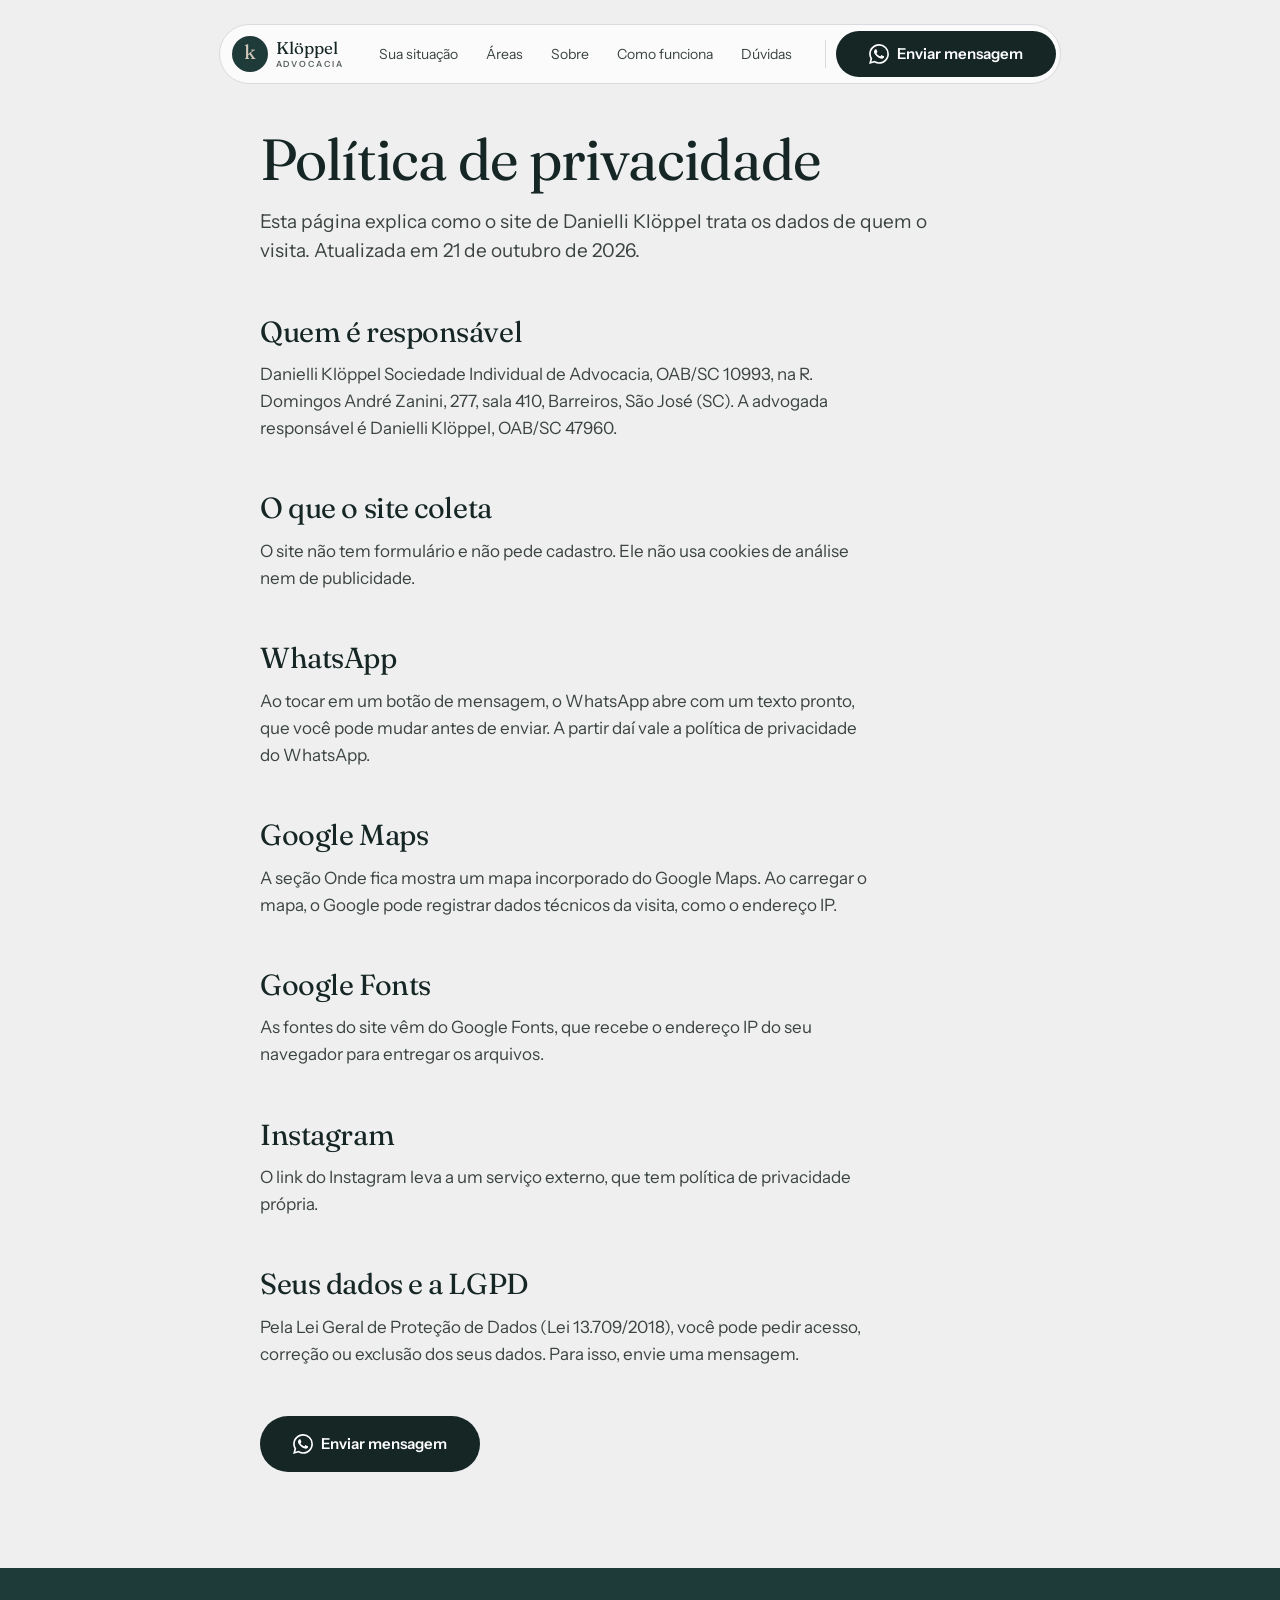
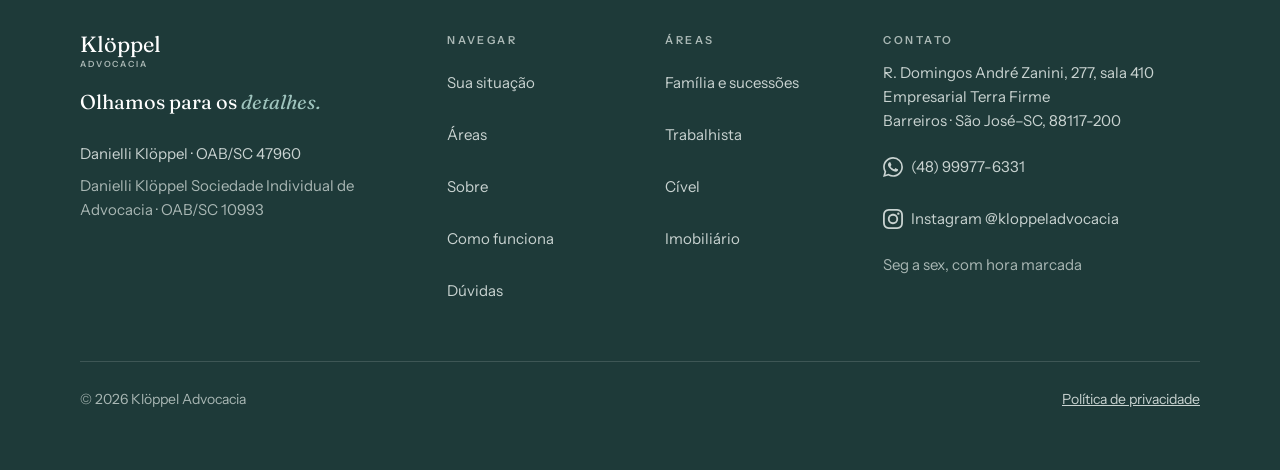
<file: politica-de-privacidade.html>
<!DOCTYPE html>
<html lang="pt-BR">
<head>
<meta charset="UTF-8">
<meta name="viewport" content="width=device-width, initial-scale=1">
<!-- PRÉ-VENDA: não remover até o Armin fechar a venda -->
<meta name="robots" content="noindex, nofollow">
<title>Política de privacidade | Danielli Klöppel</title>
<meta name="description" content="Como o site de Danielli Klöppel, advogada em São José (SC), trata os dados de quem o visita.">
<meta name="theme-color" content="#EFEFEF">
<link rel="icon" type="image/png" sizes="32x32" href="assets/img/favicon-32.png">
<link rel="apple-touch-icon" href="assets/img/favicon-180.png">
<link rel="preconnect" href="https://fonts.googleapis.com">
<link rel="preconnect" href="https://fonts.gstatic.com" crossorigin>
<link href="https://fonts.googleapis.com/css2?family=Fraunces:ital,opsz,wght@0,9..144,400;1,9..144,400&family=Instrument+Sans:wght@400;500;600&display=swap" rel="stylesheet">
<link rel="stylesheet" href="assets/css/base.css">
<link rel="stylesheet" href="assets/css/style.css">
</head>
<body>
<a class="pular-conteudo" href="#conteudo">Pular para o conteúdo</a>
<div class="progresso" aria-hidden="true"><span class="progresso__barra"></span></div>
<header class="cabecalho" data-header>
  <div class="cabecalho__pilula">
    <button class="cabecalho__menu" type="button" data-abrir-menu aria-expanded="false" aria-controls="menu-celular" aria-label="Abrir menu"><svg aria-hidden="true" focusable="false" class="icone icone--menu" xmlns="http://www.w3.org/2000/svg" width="24" height="24" viewBox="0 0 24 24" fill="none" stroke="currentColor" stroke-width="1.5" stroke-linecap="round" stroke-linejoin="round" ><path d="M4 5h16" /><path d="M4 12h16" /><path d="M4 19h16" /></svg></button>
    <a class="marca" href="index.html#inicio" aria-label="Klöppel Advocacia, início">
      <span class="marca__selo" aria-hidden="true">k</span>
      <span class="marca__nome" aria-hidden="true">Klöppel<span class="marca__sub">Advocacia</span></span>
    </a>
    <nav class="nav" aria-label="Seções">
      <ul role="list"><li><a href="index.html#situacoes">Sua situação</a></li><li><a href="index.html#areas">Áreas</a></li><li><a href="index.html#sobre">Sobre</a></li><li><a href="index.html#como-funciona">Como funciona</a></li><li><a href="index.html#duvidas">Dúvidas</a></li></ul>
    </nav>
    <a class="botao botao--primario botao--menu" href="https://wa.me/5548999776331?text=Ol%C3%A1%2C%20Dra.%20Danielli.%20Encontrei%20o%20site%20da%20Kl%C3%B6ppel%20Advocacia%20e%20gostaria%20de%20conversar%20sobre%20uma%20situa%C3%A7%C3%A3o." target="_blank" rel="noopener"><svg class="icone icone--marca" width="24" height="24" fill="currentColor" aria-hidden="true" focusable="false" role="img" viewBox="0 0 24 24" xmlns="http://www.w3.org/2000/svg"><path d="M17.472 14.382c-.297-.149-1.758-.867-2.03-.967-.273-.099-.471-.148-.67.15-.197.297-.767.966-.94 1.164-.173.199-.347.223-.644.075-.297-.15-1.255-.463-2.39-1.475-.883-.788-1.48-1.761-1.653-2.059-.173-.297-.018-.458.13-.606.134-.133.298-.347.446-.52.149-.174.198-.298.298-.497.099-.198.05-.371-.025-.52-.075-.149-.669-1.612-.916-2.207-.242-.579-.487-.5-.669-.51-.173-.008-.371-.01-.57-.01-.198 0-.52.074-.792.372-.272.297-1.04 1.016-1.04 2.479 0 1.462 1.065 2.875 1.213 3.074.149.198 2.096 3.2 5.077 4.487.709.306 1.262.489 1.694.625.712.227 1.36.195 1.871.118.571-.085 1.758-.719 2.006-1.413.248-.694.248-1.289.173-1.413-.074-.124-.272-.198-.57-.347m-5.421 7.403h-.004a9.87 9.87 0 01-5.031-1.378l-.361-.214-3.741.982.998-3.648-.235-.374a9.86 9.86 0 01-1.51-5.26c.001-5.45 4.436-9.884 9.888-9.884 2.64 0 5.122 1.03 6.988 2.898a9.825 9.825 0 012.893 6.994c-.003 5.45-4.437 9.884-9.885 9.884m8.413-18.297A11.815 11.815 0 0012.05 0C5.495 0 .16 5.335.157 11.892c0 2.096.547 4.142 1.588 5.945L.057 24l6.305-1.654a11.882 11.882 0 005.683 1.448h.005c6.554 0 11.89-5.335 11.893-11.893a11.821 11.821 0 00-3.48-8.413Z"/></svg><span>Enviar mensagem</span></a>
  </div>
</header>
<div class="menu-celular" id="menu-celular" data-aberto="false" aria-hidden="true" data-lenis-prevent>
  <div class="menu-celular__topo">
    <button class="menu-celular__fechar" type="button" data-fechar-menu aria-label="Fechar menu"><svg aria-hidden="true" focusable="false" class="icone icone--x" xmlns="http://www.w3.org/2000/svg" width="24" height="24" viewBox="0 0 24 24" fill="none" stroke="currentColor" stroke-width="1.5" stroke-linecap="round" stroke-linejoin="round" ><path d="M18 6 6 18" /><path d="m6 6 12 12" /></svg></button>
  </div>
  <nav aria-label="Seções">
    <ul role="list" class="menu-celular__lista"><li><a href="index.html#situacoes">Sua situação</a></li><li><a href="index.html#areas">Áreas</a></li><li><a href="index.html#sobre">Sobre</a></li><li><a href="index.html#como-funciona">Como funciona</a></li><li><a href="index.html#duvidas">Dúvidas</a></li></ul>
  </nav>
  <a class="botao botao--claro menu-celular__botao" href="https://wa.me/5548999776331?text=Ol%C3%A1%2C%20Dra.%20Danielli.%20Encontrei%20o%20site%20da%20Kl%C3%B6ppel%20Advocacia%20e%20gostaria%20de%20conversar%20sobre%20uma%20situa%C3%A7%C3%A3o." target="_blank" rel="noopener"><svg class="icone icone--marca" width="24" height="24" fill="currentColor" aria-hidden="true" focusable="false" role="img" viewBox="0 0 24 24" xmlns="http://www.w3.org/2000/svg"><path d="M17.472 14.382c-.297-.149-1.758-.867-2.03-.967-.273-.099-.471-.148-.67.15-.197.297-.767.966-.94 1.164-.173.199-.347.223-.644.075-.297-.15-1.255-.463-2.39-1.475-.883-.788-1.48-1.761-1.653-2.059-.173-.297-.018-.458.13-.606.134-.133.298-.347.446-.52.149-.174.198-.298.298-.497.099-.198.05-.371-.025-.52-.075-.149-.669-1.612-.916-2.207-.242-.579-.487-.5-.669-.51-.173-.008-.371-.01-.57-.01-.198 0-.52.074-.792.372-.272.297-1.04 1.016-1.04 2.479 0 1.462 1.065 2.875 1.213 3.074.149.198 2.096 3.2 5.077 4.487.709.306 1.262.489 1.694.625.712.227 1.36.195 1.871.118.571-.085 1.758-.719 2.006-1.413.248-.694.248-1.289.173-1.413-.074-.124-.272-.198-.57-.347m-5.421 7.403h-.004a9.87 9.87 0 01-5.031-1.378l-.361-.214-3.741.982.998-3.648-.235-.374a9.86 9.86 0 01-1.51-5.26c.001-5.45 4.436-9.884 9.888-9.884 2.64 0 5.122 1.03 6.988 2.898a9.825 9.825 0 012.893 6.994c-.003 5.45-4.437 9.884-9.885 9.884m8.413-18.297A11.815 11.815 0 0012.05 0C5.495 0 .16 5.335.157 11.892c0 2.096.547 4.142 1.588 5.945L.057 24l6.305-1.654a11.882 11.882 0 005.683 1.448h.005c6.554 0 11.89-5.335 11.893-11.893a11.821 11.821 0 00-3.48-8.413Z"/></svg><span>Enviar mensagem</span></a>
</div>
<main id="conteudo">
  <section class="pagina" data-heroi>
    <div class="container--estreito">
      <h1>Política de privacidade</h1>
      <p class="lead">Esta página explica como o site de Danielli Klöppel trata os dados de quem o visita. Atualizada em 21 de outubro de 2026.</p>
      <h2>Quem é responsável</h2>
      <p>Danielli Klöppel Sociedade Individual de Advocacia, OAB/SC 10993, na R. Domingos André Zanini, 277, sala 410, Barreiros, São José (SC). A advogada responsável é Danielli Klöppel, <span class="nowrap">OAB/SC 47960.</span></p>
      <h2>O que o site coleta</h2>
      <p>O site não tem formulário e não pede cadastro. Ele não usa cookies de análise nem de publicidade.</p>
      <h2>WhatsApp</h2>
      <p>Ao tocar em um botão de mensagem, o WhatsApp abre com um texto pronto, que você pode mudar antes de enviar. A partir daí vale a política de privacidade do WhatsApp.</p>
      <h2>Google Maps</h2>
      <p>A seção Onde fica mostra um mapa incorporado do Google Maps. Ao carregar o mapa, o Google pode registrar dados técnicos da visita, como o endereço IP.</p>
      <h2>Google Fonts</h2>
      <p>As fontes do site vêm do Google Fonts, que recebe o endereço IP do seu navegador para entregar os arquivos.</p>
      <h2>Instagram</h2>
      <p>O link do Instagram leva a um serviço externo, que tem política de privacidade própria.</p>
      <h2>Seus dados e a LGPD</h2>
      <p>Pela Lei Geral de Proteção de Dados (Lei 13.709/2018), você pode pedir acesso, correção ou exclusão dos seus dados. Para isso, envie uma mensagem.</p>
      <div class="pagina__botoes"><a class="botao botao--primario" href="https://wa.me/5548999776331?text=Ol%C3%A1%2C%20Dra.%20Danielli.%20Tenho%20uma%20d%C3%BAvida%20sobre%20os%20meus%20dados%20no%20site." target="_blank" rel="noopener"><svg class="icone icone--marca" width="24" height="24" fill="currentColor" aria-hidden="true" focusable="false" role="img" viewBox="0 0 24 24" xmlns="http://www.w3.org/2000/svg"><path d="M17.472 14.382c-.297-.149-1.758-.867-2.03-.967-.273-.099-.471-.148-.67.15-.197.297-.767.966-.94 1.164-.173.199-.347.223-.644.075-.297-.15-1.255-.463-2.39-1.475-.883-.788-1.48-1.761-1.653-2.059-.173-.297-.018-.458.13-.606.134-.133.298-.347.446-.52.149-.174.198-.298.298-.497.099-.198.05-.371-.025-.52-.075-.149-.669-1.612-.916-2.207-.242-.579-.487-.5-.669-.51-.173-.008-.371-.01-.57-.01-.198 0-.52.074-.792.372-.272.297-1.04 1.016-1.04 2.479 0 1.462 1.065 2.875 1.213 3.074.149.198 2.096 3.2 5.077 4.487.709.306 1.262.489 1.694.625.712.227 1.36.195 1.871.118.571-.085 1.758-.719 2.006-1.413.248-.694.248-1.289.173-1.413-.074-.124-.272-.198-.57-.347m-5.421 7.403h-.004a9.87 9.87 0 01-5.031-1.378l-.361-.214-3.741.982.998-3.648-.235-.374a9.86 9.86 0 01-1.51-5.26c.001-5.45 4.436-9.884 9.888-9.884 2.64 0 5.122 1.03 6.988 2.898a9.825 9.825 0 012.893 6.994c-.003 5.45-4.437 9.884-9.885 9.884m8.413-18.297A11.815 11.815 0 0012.05 0C5.495 0 .16 5.335.157 11.892c0 2.096.547 4.142 1.588 5.945L.057 24l6.305-1.654a11.882 11.882 0 005.683 1.448h.005c6.554 0 11.89-5.335 11.893-11.893a11.821 11.821 0 00-3.48-8.413Z"/></svg><span>Enviar mensagem</span></a></div>
    </div>
  </section>
</main>
<footer class="rodape">
  <div class="container rodape__grade">
    <div class="rodape__marca">
      <p class="rodape__nome">Klöppel<span class="marca__sub">Advocacia</span></p>
      <p class="rodape__tagline">Olhamos para os <em>detalhes.</em></p>
      <p class="rodape__registro">Danielli Klöppel · <span class="nowrap">OAB/SC 47960</span></p>
      <p class="rodape__registro">Danielli Klöppel Sociedade Individual de <span class="nowrap">Advocacia · OAB/SC 10993</span></p>
    </div>
    <nav class="rodape__coluna" aria-label="Navegar">
      <p class="rotulo">Navegar</p>
      <ul role="list"><li><a href="index.html#situacoes">Sua situação</a></li><li><a href="index.html#areas">Áreas</a></li><li><a href="index.html#sobre">Sobre</a></li><li><a href="index.html#como-funciona">Como funciona</a></li><li><a href="index.html#duvidas">Dúvidas</a></li></ul>
    </nav>
    <nav class="rodape__coluna" aria-label="Áreas">
      <p class="rotulo">Áreas</p>
      <ul role="list"><li><a href="index.html#areas">Família e sucessões</a></li><li><a href="index.html#areas">Trabalhista</a></li><li><a href="index.html#areas">Cível</a></li><li><a href="index.html#areas">Imobiliário</a></li></ul>
    </nav>
    <div class="rodape__coluna">
      <p class="rotulo">Contato</p>
      <address class="rodape__endereco">R. Domingos André Zanini, 277, sala 410<br>Empresarial Terra Firme<br>Barreiros · São José–SC, <span class="nowrap">88117-200</span></address>
      <ul role="list">
        <li><a href="https://wa.me/5548999776331?text=Ol%C3%A1%2C%20Dra.%20Danielli.%20Encontrei%20o%20site%20da%20Kl%C3%B6ppel%20Advocacia%20e%20gostaria%20de%20conversar%20sobre%20uma%20situa%C3%A7%C3%A3o." target="_blank" rel="noopener"><svg class="icone icone--marca" width="24" height="24" fill="currentColor" aria-hidden="true" focusable="false" role="img" viewBox="0 0 24 24" xmlns="http://www.w3.org/2000/svg"><path d="M17.472 14.382c-.297-.149-1.758-.867-2.03-.967-.273-.099-.471-.148-.67.15-.197.297-.767.966-.94 1.164-.173.199-.347.223-.644.075-.297-.15-1.255-.463-2.39-1.475-.883-.788-1.48-1.761-1.653-2.059-.173-.297-.018-.458.13-.606.134-.133.298-.347.446-.52.149-.174.198-.298.298-.497.099-.198.05-.371-.025-.52-.075-.149-.669-1.612-.916-2.207-.242-.579-.487-.5-.669-.51-.173-.008-.371-.01-.57-.01-.198 0-.52.074-.792.372-.272.297-1.04 1.016-1.04 2.479 0 1.462 1.065 2.875 1.213 3.074.149.198 2.096 3.2 5.077 4.487.709.306 1.262.489 1.694.625.712.227 1.36.195 1.871.118.571-.085 1.758-.719 2.006-1.413.248-.694.248-1.289.173-1.413-.074-.124-.272-.198-.57-.347m-5.421 7.403h-.004a9.87 9.87 0 01-5.031-1.378l-.361-.214-3.741.982.998-3.648-.235-.374a9.86 9.86 0 01-1.51-5.26c.001-5.45 4.436-9.884 9.888-9.884 2.64 0 5.122 1.03 6.988 2.898a9.825 9.825 0 012.893 6.994c-.003 5.45-4.437 9.884-9.885 9.884m8.413-18.297A11.815 11.815 0 0012.05 0C5.495 0 .16 5.335.157 11.892c0 2.096.547 4.142 1.588 5.945L.057 24l6.305-1.654a11.882 11.882 0 005.683 1.448h.005c6.554 0 11.89-5.335 11.893-11.893a11.821 11.821 0 00-3.48-8.413Z"/></svg><span>(48) 99977-6331</span></a></li>
        <li><a href="https://www.instagram.com/kloppeladvocacia/" target="_blank" rel="noopener"><svg class="icone icone--marca" width="24" height="24" fill="currentColor" aria-hidden="true" focusable="false" role="img" viewBox="0 0 24 24" xmlns="http://www.w3.org/2000/svg"><path d="M7.0301.084c-1.2768.0602-2.1487.264-2.911.5634-.7888.3075-1.4575.72-2.1228 1.3877-.6652.6677-1.075 1.3368-1.3802 2.127-.2954.7638-.4956 1.6365-.552 2.914-.0564 1.2775-.0689 1.6882-.0626 4.947.0062 3.2586.0206 3.6671.0825 4.9473.061 1.2765.264 2.1482.5635 2.9107.308.7889.72 1.4573 1.388 2.1228.6679.6655 1.3365 1.0743 2.1285 1.38.7632.295 1.6361.4961 2.9134.552 1.2773.056 1.6884.069 4.9462.0627 3.2578-.0062 3.668-.0207 4.9478-.0814 1.28-.0607 2.147-.2652 2.9098-.5633.7889-.3086 1.4578-.72 2.1228-1.3881.665-.6682 1.0745-1.3378 1.3795-2.1284.2957-.7632.4966-1.636.552-2.9124.056-1.2809.0692-1.6898.063-4.948-.0063-3.2583-.021-3.6668-.0817-4.9465-.0607-1.2797-.264-2.1487-.5633-2.9117-.3084-.7889-.72-1.4568-1.3876-2.1228C21.2982 1.33 20.628.9208 19.8378.6165 19.074.321 18.2017.1197 16.9244.0645 15.6471.0093 15.236-.005 11.977.0014 8.718.0076 8.31.0215 7.0301.0839m.1402 21.6932c-1.17-.0509-1.8053-.2453-2.2287-.408-.5606-.216-.96-.4771-1.3819-.895-.422-.4178-.6811-.8186-.9-1.378-.1644-.4234-.3624-1.058-.4171-2.228-.0595-1.2645-.072-1.6442-.079-4.848-.007-3.2037.0053-3.583.0607-4.848.05-1.169.2456-1.805.408-2.2282.216-.5613.4762-.96.895-1.3816.4188-.4217.8184-.6814 1.3783-.9003.423-.1651 1.0575-.3614 2.227-.4171 1.2655-.06 1.6447-.072 4.848-.079 3.2033-.007 3.5835.005 4.8495.0608 1.169.0508 1.8053.2445 2.228.408.5608.216.96.4754 1.3816.895.4217.4194.6816.8176.9005 1.3787.1653.4217.3617 1.056.4169 2.2263.0602 1.2655.0739 1.645.0796 4.848.0058 3.203-.0055 3.5834-.061 4.848-.051 1.17-.245 1.8055-.408 2.2294-.216.5604-.4763.96-.8954 1.3814-.419.4215-.8181.6811-1.3783.9-.4224.1649-1.0577.3617-2.2262.4174-1.2656.0595-1.6448.072-4.8493.079-3.2045.007-3.5825-.006-4.848-.0608M16.953 5.5864A1.44 1.44 0 1 0 18.39 4.144a1.44 1.44 0 0 0-1.437 1.4424M5.8385 12.012c.0067 3.4032 2.7706 6.1557 6.173 6.1493 3.4026-.0065 6.157-2.7701 6.1506-6.1733-.0065-3.4032-2.771-6.1565-6.174-6.1498-3.403.0067-6.156 2.771-6.1496 6.1738M8 12.0077a4 4 0 1 1 4.008 3.9921A3.9996 3.9996 0 0 1 8 12.0077"/></svg><span>Instagram @kloppeladvocacia</span></a></li>
      </ul>
      <p class="rodape__horario">Seg a sex, com hora marcada</p>
    </div>
  </div>
  <div class="container rodape__base">
    <p>© 2026 Klöppel Advocacia</p>
    <a href="politica-de-privacidade.html">Política de privacidade</a>
  </div>
</footer>
<a class="whatsapp-fixo" data-sempre href="https://wa.me/5548999776331?text=Ol%C3%A1%2C%20Dra.%20Danielli.%20Encontrei%20o%20site%20da%20Kl%C3%B6ppel%20Advocacia%20e%20gostaria%20de%20conversar%20sobre%20uma%20situa%C3%A7%C3%A3o." target="_blank" rel="noopener" aria-label="Enviar mensagem pelo WhatsApp"><svg class="icone icone--marca" width="24" height="24" fill="currentColor" aria-hidden="true" focusable="false" role="img" viewBox="0 0 24 24" xmlns="http://www.w3.org/2000/svg"><path d="M17.472 14.382c-.297-.149-1.758-.867-2.03-.967-.273-.099-.471-.148-.67.15-.197.297-.767.966-.94 1.164-.173.199-.347.223-.644.075-.297-.15-1.255-.463-2.39-1.475-.883-.788-1.48-1.761-1.653-2.059-.173-.297-.018-.458.13-.606.134-.133.298-.347.446-.52.149-.174.198-.298.298-.497.099-.198.05-.371-.025-.52-.075-.149-.669-1.612-.916-2.207-.242-.579-.487-.5-.669-.51-.173-.008-.371-.01-.57-.01-.198 0-.52.074-.792.372-.272.297-1.04 1.016-1.04 2.479 0 1.462 1.065 2.875 1.213 3.074.149.198 2.096 3.2 5.077 4.487.709.306 1.262.489 1.694.625.712.227 1.36.195 1.871.118.571-.085 1.758-.719 2.006-1.413.248-.694.248-1.289.173-1.413-.074-.124-.272-.198-.57-.347m-5.421 7.403h-.004a9.87 9.87 0 01-5.031-1.378l-.361-.214-3.741.982.998-3.648-.235-.374a9.86 9.86 0 01-1.51-5.26c.001-5.45 4.436-9.884 9.888-9.884 2.64 0 5.122 1.03 6.988 2.898a9.825 9.825 0 012.893 6.994c-.003 5.45-4.437 9.884-9.885 9.884m8.413-18.297A11.815 11.815 0 0012.05 0C5.495 0 .16 5.335.157 11.892c0 2.096.547 4.142 1.588 5.945L.057 24l6.305-1.654a11.882 11.882 0 005.683 1.448h.005c6.554 0 11.89-5.335 11.893-11.893a11.821 11.821 0 00-3.48-8.413Z"/></svg></a>
<script src="assets/js/lenis.min.js" defer></script>
<script src="assets/js/main.js" defer></script>
<script src="assets/js/movimento.js" defer></script>
</body>
</html>
</file>
<file: assets/css/base.css>
/* base.css — regras fixas da agência. NÃO EDITAR por projeto.
   Tokens de cor, fonte, raio e sombra do cliente ficam em style.css.
   Escala e regras descritas em specs/design.md §0. */

:root {
  /* Espaçamento: escala fechada. Nenhum margin/padding/gap fora daqui. */
  --space-1: 0.25rem;  /*   4px */
  --space-2: 0.5rem;   /*   8px */
  --space-3: 0.75rem;  /*  12px */
  --space-4: 1rem;     /*  16px */
  --space-5: 1.5rem;   /*  24px */
  --space-6: 2rem;     /*  32px */
  --space-7: 3rem;     /*  48px */
  --space-8: 4rem;     /*  64px */
  --space-9: 6rem;     /*  96px */
  --space-10: 8rem;    /* 128px */

  --section-y: var(--space-8);          /* celular e tablet: 64px */
  --gutter: var(--space-5);             /* 24px */
  --container: 1200px;
  --container-narrow: 760px;

  /* Ícones: só estes dois tamanhos (+ círculo de card) */
  --icone-linha: 20px;
  --icone-card: 24px;
  --icone-circulo: 48px;

  --toque-min: 44px;
  --header-h: 72px;

  --ease-out: cubic-bezier(0.22, 1, 0.36, 1);
  --dur-fast: 0.14s;
  --dur-base: 0.24s;
  --dur-slow: 0.42s;
}
@media (min-width: 900px) {
  :root { --section-y: var(--space-9); --gutter: var(--space-6); }  /* 96px / 32px */
}
@media (max-width: 399px) {
  :root { --gutter: 1.25rem; }  /* 20px: única exceção à escala, só na borda da tela */
}

/* Reset enxuto */
*, *::before, *::after { box-sizing: border-box; }
html { -webkit-text-size-adjust: 100%; overflow-x: clip; scroll-behavior: smooth; }
body { margin: 0; overflow-x: clip; min-height: 100vh; text-rendering: optimizeLegibility; -webkit-font-smoothing: antialiased; }
h1, h2, h3, h4, p, figure, blockquote, ul, ol, dl { margin: 0; }
ul[role="list"], ol[role="list"] { list-style: none; padding: 0; }
img, picture, svg, video { display: block; max-width: 100%; }
img { height: auto; }
input, button, textarea, select { font: inherit; color: inherit; }
button { cursor: pointer; }
a { color: inherit; }
[hidden] { display: none !important; }
:target, [id] { scroll-margin-top: calc(var(--header-h) + var(--space-4)); }

/* Estrutura */
.container { width: min(100% - 2 * var(--gutter), var(--container)); margin-inline: auto; }
.container--estreito { width: min(100% - 2 * var(--gutter), var(--container-narrow)); margin-inline: auto; }
.secao { padding-block: var(--section-y); }

/* Imagens: sempre cobrem o espaço reservado, sem distorcer */
.midia { position: relative; overflow: hidden; }
.midia > img, .midia > picture, .midia > picture > img { width: 100%; height: 100%; object-fit: cover; }
.proporcao-heroi   { aspect-ratio: 4 / 5; }
.proporcao-card    { aspect-ratio: 4 / 3; }
.proporcao-retrato { aspect-ratio: 4 / 5; }
.proporcao-avatar  { aspect-ratio: 1 / 1; border-radius: 50%; }
@media (min-width: 900px) { .proporcao-heroi { aspect-ratio: 3 / 2; } }

/* Ícones (gerados por ~/agencia/scripts/icone.mjs) */
.icone { width: var(--icone-card); height: var(--icone-card); flex-shrink: 0; }
.icone--linha, .botao .icone, p .icone, li .icone { width: var(--icone-linha); height: var(--icone-linha); }
.icone-circulo {
  display: inline-grid; place-items: center;
  width: var(--icone-circulo); height: var(--icone-circulo); border-radius: 50%;
}

/* Acessibilidade */
.pular-conteudo {
  position: absolute; left: var(--space-4); top: calc(-1 * var(--space-9)); z-index: 1000;
  padding: var(--space-3) var(--space-4); background: #fff; color: #000; border-radius: var(--space-2);
}
.pular-conteudo:focus { top: var(--space-3); }
:focus-visible { outline: 3px solid var(--focus-ring, currentColor); outline-offset: 2px; }
.sr-only {
  position: absolute !important; width: 1px; height: 1px; padding: 0; margin: -1px;
  overflow: hidden; clip: rect(0 0 0 0); white-space: nowrap; border: 0;
}
a, button, [role="button"], input, select, textarea, summary { min-height: var(--toque-min); }
p a, li a { min-height: 0; }

/* Menu de celular: fechado = fora da tela E fora do teclado (lição: menu fechado recebia foco) */
.menu-celular { visibility: hidden; pointer-events: none; }
.menu-celular[data-aberto="true"] { visibility: visible; pointer-events: auto; }
body[data-menu="true"] { overflow: hidden; }

/* Entrada de seção (main.js adiciona .visivel). Sem JS, tudo aparece. */
.js .revelar { opacity: 0; transform: translateY(16px); transition: opacity var(--dur-slow) var(--ease-out), transform var(--dur-slow) var(--ease-out); }
.js .revelar.visivel { opacity: 1; transform: none; }

/* Botão fixo de WhatsApp no celular: aparece em TODAS as páginas depois de rolar (lição: só funcionava na home) */
.whatsapp-fixo {
  position: fixed; left: var(--gutter); right: var(--gutter); bottom: var(--space-4); z-index: 90;
  display: flex; align-items: center; justify-content: center; gap: var(--space-2);
  min-height: 56px; border-radius: 999px; text-decoration: none;
  transform: translateY(calc(100% + var(--space-6))); transition: transform var(--dur-base) var(--ease-out);
}
.whatsapp-fixo[data-visivel="true"] { transform: none; }
@media (min-width: 900px) { .whatsapp-fixo { display: none; } }
/* Reserva o espaço do botão fixo no fim da página, senão ele cobre o último conteúdo (lição: Loredana) */
@media (max-width: 899px) { body:has(.whatsapp-fixo) { padding-bottom: calc(56px + var(--space-6)); } }

/* Caixa de foto real que falta (specs/design.md §0). Nunca pode sobrar sem registro em revisao/pendencias.md. */
.foto-pendente {
  display: grid; place-content: center; gap: var(--space-3);
  width: 100%; max-width: 100%; height: 100%; padding: var(--space-6); text-align: center;
  background: #f4f2f0; border: 2px dashed #b9b2aa; border-radius: inherit; color: #625c55;
}
.foto-pendente .icone { margin-inline: auto; opacity: .55; }
.foto-pendente__titulo { font-weight: 600; line-height: 1.45; color: #231f20; max-width: 34ch; margin-inline: auto; overflow-wrap: anywhere; }
.foto-pendente__meta { font-size: 0.875rem; }

/* Lenis (rolagem suave): o próprio Lenis põe html.lenis; com ele ativo, o scroll-behavior do CSS sai do caminho */
html.lenis, html.lenis body { height: auto; }
.lenis.lenis-smooth { scroll-behavior: auto !important; }
.lenis.lenis-smooth [data-lenis-prevent] { overscroll-behavior: contain; }
.lenis.lenis-stopped { overflow: clip; }
.lenis.lenis-smooth iframe { pointer-events: none; }

/* Movimento reduzido: desliga tudo */
@media (prefers-reduced-motion: reduce) {
  html { scroll-behavior: auto; }
  *, *::before, *::after { animation: none !important; transition: none !important; }
  .js .revelar { opacity: 1; transform: none; }
}

/* "Onde fica": mapa + cartão de endereço (componentes/mapa.html, §0 "Mapa"). Regra do Armin, 15/10/2026.
   O mapa não captura toque nem roda (senão prende a rolagem e o Lenis): clicar abre o Google Maps. */
.local__grade { display: grid; gap: var(--space-6); }
.local__cartao { display: flex; flex-direction: column; gap: var(--space-4); }
.local__endereco { font-style: normal; line-height: 1.6; }
.local__fatos { display: none; }
.local__fatos li { display: flex; align-items: flex-start; gap: var(--space-3); }
.local__acoes { display: flex; flex-wrap: wrap; gap: var(--space-3); margin-top: var(--space-2); }
.local__so-computador { display: none; }
.local__mapa { position: relative; display: block; order: -1; aspect-ratio: 4 / 3; overflow: hidden; border-radius: var(--raio, 0); background: var(--local-fundo, #eceae6); }
.local__mapa iframe { position: absolute; inset: 0; width: 100%; height: 100%; border: 0; pointer-events: none; }
.local__selo { position: absolute; right: var(--space-3); bottom: var(--space-3); display: inline-flex; align-items: center; gap: var(--space-2); min-height: var(--toque-min); padding-inline: var(--space-4); border-radius: 999px; background: #fff; color: #1f1f1f; font-size: 0.875rem; font-weight: 600; box-shadow: 0 1px 4px rgb(0 0 0 / 0.18); }
.local__mapa:focus-visible { outline: 3px solid currentColor; outline-offset: 3px; }
@media (min-width: 900px) {
  .local__grade { grid-template-columns: 5fr 7fr; gap: 0; align-items: stretch; border: 1px solid var(--local-borda, rgb(0 0 0 / 0.12)); border-radius: var(--raio, 0); overflow: hidden; }
  .local__cartao { padding: var(--space-7); background: var(--local-fundo, transparent); justify-content: center; }
  .local__fatos { display: grid; gap: var(--space-3); border-block: 1px solid var(--local-borda, rgb(0 0 0 / 0.12)); }
  /* [role="list"]: senão ul[role="list"] { padding: 0 } (0,1,1) anula o padding e os fios encostam no texto (Hérica, 16/10/2026) */
  .local__fatos[role="list"] { padding-block: var(--space-4); }
  .local__so-computador { display: inline-flex; }
  .local__mapa { order: 0; aspect-ratio: auto; min-height: 440px; border-radius: 0; }
}
</file>
<file: assets/css/style.css>
/* style.css — tokens e componentes do site da Danielli Klöppel (Klöppel Advocacia), a partir de specs/design.md §1–§11.
   Espaçamento SEMPRE com var(--space-N) de base.css. Container: 1200px da §0 com o conteúdo a 1120px (referência).
   Media queries de cada componente vêm DEPOIS das regras base dele (lição Loredana). */
:root {
  /* Paleta (§2) */
  --papel: #EFEFEF;
  --cartao: #FFFFFF;
  --tinta: #152625;
  --texto: #3B4442;
  --texto-2: #5A6361;
  --fio: #D9D9DE;
  --petroleo: #2A5654;
  --petroleo-escuro: #1E3A39;
  --petroleo-claro: #9FC4BE;
  --sobre-escuro: #C9D3D1;
  --sobre-escuro-2: #A9B7B4;
  --taupe: #807060;
  --taupe-texto: #6E6052;
  --brand: var(--petroleo-escuro);
  --accent: var(--petroleo);
  --accent-texto: var(--petroleo);
  --surface-1: var(--papel);
  --surface-2: var(--cartao);
  --surface-escura: var(--petroleo-escuro);
  --text-1: var(--tinta);
  --text-2: var(--texto);
  --text-3: var(--texto-2);
  --local-fundo: var(--cartao);
  --local-borda: var(--fio);
  --focus-ring: var(--petroleo);

  /* Fontes (§3) */
  --fonte-titulo: "Fraunces", Georgia, serif;
  --fonte-texto: "Instrument Sans", system-ui, -apple-system, "Segoe UI", sans-serif;

  /* Raios e sombras (§5) */
  --raio-pilula: 999px;
  --raio: 28px;
  --raio-grande: 40px;
  --sombra-menu: 0 6px 22px rgba(21, 38, 37, .10);
  --sombra-modal: 0 18px 44px rgba(21, 38, 37, .13);
  --sombra-whatsapp: 0 6px 20px rgba(30, 58, 57, .22);

  /* Movimento (§10) */
  --ease: cubic-bezier(.2, .6, .2, 1);
  --t-rapido: .22s;
  --t: .25s;
  --t-lento: .3s;

  --container: 1120px; /* §0 diz 1200; a referência tem o conteúdo a 1120 (Kit): container = largura do conteúdo */
}

/* ---------- Base ---------- */
body {
  background: var(--papel);
  color: var(--texto);
  font-family: var(--fonte-texto);
  font-size: 1rem;
  line-height: 1.6;
}
@media (min-width: 900px) { body { font-size: 1.0625rem; } }

h1, h2, h3, .fonte-titulo {
  font-family: var(--fonte-titulo);
  font-weight: 400;
  font-optical-sizing: auto;
  color: var(--tinta);
  text-wrap: balance;
}
h1, h2 { letter-spacing: -0.015em; line-height: 1.08; }
h1 em, h2 em, h3 em { font-style: italic; color: var(--petroleo); white-space: nowrap; }
h2 { font-size: 2rem; }
@media (min-width: 900px) { h2 { font-size: clamp(2rem, 2.6vw + 1rem, 3.125rem); } }

.nowrap { white-space: nowrap; }
p { max-width: 36em; }

.rotulo {
  font-family: var(--fonte-texto);
  font-size: 0.6875rem;
  font-weight: 600;
  letter-spacing: 0.22em;
  text-transform: uppercase;
  color: var(--texto-2);
  line-height: 1.5;
}
.rotulo--cor { color: var(--petroleo); }

.cabeca .rotulo { margin-block-end: var(--space-3); }
.cabeca .apoio { margin-block-start: var(--space-4); color: var(--texto-2); }

.lead { font-size: 1.0625rem; line-height: 1.55; color: var(--texto); }
@media (min-width: 900px) { .lead { font-size: 1.1875rem; } }

/* Tablet segue o celular, num eixo único de 560px (lições Loredana/Augusto/Elisa/Rafaela) */
@media (min-width: 600px) and (max-width: 899px) {
  .container, .container--estreito { width: min(100% - 2 * var(--gutter), 560px); }
}

html.lenis [id] { scroll-margin-top: 0; }

/* ---------- Botões (§6: pílula, 56px, Instrument Sans 15/600) ---------- */
.botao {
  display: inline-flex;
  align-items: center;
  justify-content: center;
  gap: var(--space-2);
  min-height: 56px;
  padding: var(--space-3) var(--space-6);
  border-radius: var(--raio-pilula);
  border: 1px solid transparent;
  font-family: var(--fonte-texto);
  font-size: 0.9375rem;
  font-weight: 600;
  line-height: 1.2;
  text-decoration: none;
  white-space: nowrap;
  transition: transform var(--t) var(--ease), background-color var(--t) var(--ease), color var(--t) var(--ease), border-color var(--t) var(--ease);
}
.botao .icone { width: var(--icone-linha); height: var(--icone-linha); }
.botao--primario { background: var(--tinta); color: #fff; }
.botao--primario:hover { transform: scale(1.025); background: var(--petroleo-escuro); }
.botao--vazado { background: transparent; color: var(--tinta); border-color: var(--fio); }
.botao--vazado:hover { color: var(--petroleo); border-color: var(--petroleo); }
.botao--claro { background: var(--cartao); color: var(--petroleo-escuro); }
.botao--claro:hover { transform: scale(1.025); }

.link {
  display: inline-block;
  min-height: 0;
  padding-block: var(--space-3); /* alvo ≥ 44px sem min-height (lição Nathália) */
  line-height: 1.4;
  font-size: 0.9375rem;
  font-weight: 500;
  color: var(--petroleo);
  text-decoration: underline;
  text-decoration-thickness: 1px;
  text-underline-offset: 4px;
  transition: color var(--t) var(--ease);
}
.link:hover { color: var(--petroleo-escuro); }
.link .link__seta {
  display: inline-block;
  width: var(--icone-linha);
  height: var(--icone-linha);
  vertical-align: -5px;
  margin-inline-start: var(--space-2);
  transition: transform var(--t) var(--ease);
}
.link:hover .link__seta { transform: translateX(3px); }

/* ---------- Barra de progresso (§10) ---------- */
.progresso { position: fixed; inset: 0 0 auto 0; height: 2px; z-index: 120; pointer-events: none; }
.progresso__barra { display: block; height: 100%; background: var(--petroleo); transform: scaleX(0); transform-origin: left; }

/* ---------- Cabeçalho: menu-pílula (§10) ---------- */
.cabecalho {
  position: fixed;
  inset: 0 0 auto 0;
  z-index: 100;
  padding: var(--space-4) var(--space-4) 0;
  pointer-events: none;
}
.cabecalho__pilula {
  position: relative;
  pointer-events: auto;
  display: grid;
  grid-template-columns: var(--toque-min) 1fr var(--toque-min);
  align-items: center;
  min-height: 60px;
  padding: var(--space-1) var(--space-2);
  border: 1px solid var(--fio);
  border-radius: var(--raio-pilula);
  background: rgba(239, 239, 239, .96);
  transform-origin: top center;
  transition: transform var(--t-lento) var(--ease);
}
.cabecalho__pilula::after {
  content: "";
  position: absolute;
  inset: 0;
  border-radius: inherit;
  box-shadow: var(--sombra-menu);
  opacity: 0;
  pointer-events: none;
  transition: opacity var(--t-lento) var(--ease);
}
.cabecalho.rolado .cabecalho__pilula::after { opacity: 1; }
.cabecalho__menu {
  display: inline-grid;
  place-items: center;
  width: var(--toque-min);
  height: var(--toque-min);
  padding: 0;
  border: 0;
  border-radius: 50%;
  background: transparent;
  color: var(--tinta);
  flex-shrink: 0;
}
.marca {
  justify-self: center;
  display: inline-flex;
  align-items: center;
  gap: var(--space-2);
  text-decoration: none;
  color: var(--tinta);
  flex-shrink: 0;
}
.marca__selo {
  display: inline-grid;
  place-items: center;
  width: 36px;
  height: 36px;
  border-radius: 50%;
  background: var(--petroleo-escuro);
  color: #D2C7BB;
  font-family: var(--fonte-titulo);
  font-size: 1.25rem;
  line-height: 1;
  padding-block-end: var(--space-1);
}
.marca__nome {
  display: grid;
  font-family: var(--fonte-titulo);
  font-size: 1.0625rem;
  line-height: 1.05;
  white-space: nowrap;
}
.marca__sub {
  display: block;
  font-family: var(--fonte-texto);
  font-size: 0.53125rem;
  font-weight: 600;
  letter-spacing: 0.22em;
  text-transform: uppercase;
  color: var(--texto-2);
  margin-block-start: var(--space-1);
}
.nav, .botao--menu { display: none; }
@media (min-width: 600px) and (max-width: 899px) {
  .cabecalho__pilula { max-width: 560px; margin-inline: auto; } /* mesmo eixo de 560px do tablet */
}

@media (min-width: 900px) {
  .cabecalho { padding: var(--space-5) var(--gutter) 0; display: flex; justify-content: center; }
  .cabecalho__pilula {
    display: flex;
    gap: var(--space-5);
    padding: var(--space-1) var(--space-1) var(--space-1) var(--space-3);
    background: rgba(255, 255, 255, .74);
    -webkit-backdrop-filter: blur(12px);
    backdrop-filter: blur(12px);
  }
  .cabecalho.rolado .cabecalho__pilula { transform: translateY(-10px) scale(.94); }
  .cabecalho.rolado .cabecalho__pilula:hover { transform: translateY(-10px) scale(1); }
  .cabecalho__menu { display: none; }
  .nav { display: block; }
  .nav ul { display: flex; gap: var(--space-1); }
  .nav a {
    display: inline-flex;
    align-items: center;
    min-height: var(--toque-min);
    padding-inline: var(--space-3);
    font-size: 0.875rem;
    color: var(--texto);
    text-decoration: none;
    white-space: nowrap;
    border-radius: var(--raio-pilula);
    transition: color var(--t) var(--ease);
  }
  .nav a:hover { color: var(--petroleo); }
  .botao--menu { display: inline-flex; min-height: var(--toque-min); position: relative; margin-inline-start: var(--space-2); }
  .botao--menu::before {
    content: "";
    position: absolute;
    inset-inline-start: calc(-1 * var(--space-3));
    inset-block: var(--space-2);
    width: 1px;
    background: var(--fio);
  }
}
@media (min-width: 900px) and (max-width: 1099px) {
  .nav li:first-child { display: none; }
  .cabecalho__pilula { gap: var(--space-3); }
  .nav a { padding-inline: var(--space-2); }
}

/* ---------- Menu do celular em tela cheia (§10) ---------- */
.menu-celular {
  position: fixed;
  inset: 0;
  z-index: 110;
  display: flex;
  flex-direction: column;
  gap: var(--space-6);
  padding: var(--space-4) var(--space-5) var(--space-6);
  background: var(--petroleo-escuro);
  color: #fff;
  overflow-y: auto;
  opacity: 0;
  transition: opacity var(--t-lento) var(--ease), visibility 0s linear var(--t-lento);
}
.menu-celular[data-aberto="true"] { opacity: 1; transition: opacity var(--t-lento) var(--ease), visibility 0s; } /* visível já no início, senão o foco do main.js não entra */
.menu-celular__topo { display: flex; min-height: 60px; align-items: center; padding-inline-start: var(--space-1); }
.menu-celular__fechar {
  display: inline-grid;
  place-items: center;
  width: var(--toque-min);
  height: var(--toque-min);
  padding: 0;
  border: 1px solid rgba(255, 255, 255, .24);
  border-radius: 50%;
  background: transparent;
  color: #fff;
}
.menu-celular__lista { display: grid; gap: var(--space-2); }
.menu-celular__lista li { border-top: 1px solid rgba(255, 255, 255, .14); }
.menu-celular__lista a {
  display: flex;
  align-items: center;
  min-height: 56px;
  padding-block: var(--space-2);
  font-family: var(--fonte-titulo);
  font-size: 1.75rem;
  line-height: 1.15;
  color: #fff;
  text-decoration: none;
}
.menu-celular__botao { margin-block-start: auto; width: 100%; }
@media (min-width: 900px) { .menu-celular { display: none; } }

/* ---------- WhatsApp fixo (modo A, §6) ---------- */
.whatsapp-fixo {
  left: auto;
  right: var(--space-4);
  bottom: var(--space-4);
  width: 56px;
  height: 56px;
  padding: 0;
  background: var(--tinta);
  color: #fff;
  border: 1px solid var(--petroleo-claro);
  border-radius: var(--raio-pilula);
  box-shadow: var(--sombra-whatsapp);
  font-size: 0.9375rem;
}
.whatsapp-fixo .icone { width: var(--icone-linha); height: var(--icone-linha); }
@media (max-width: 899px) {
  body:has(.whatsapp-fixo) { padding-bottom: 0; } /* a reserva vai no rodapé escuro (lição Yda) */
}

/* ---------- Painéis escuros (§7) ---------- */
.painel {
  background: var(--petroleo-escuro);
  color: var(--sobre-escuro);
  border-radius: var(--raio-grande);
  padding: var(--space-8) var(--space-5);
  overflow: hidden;
}
.painel h2, .painel h3 { color: #fff; }
.painel h2 em, .painel h3 em { color: var(--petroleo-claro); }
.painel .rotulo { color: var(--sobre-escuro-2); }
@media (min-width: 900px) { .painel { padding: var(--space-9) var(--space-8); } }

/* ---------- 1. Herói ---------- */
.heroi { padding-block: var(--space-9) var(--space-7); }
.heroi__grade { display: grid; grid-template-columns: minmax(0, 1fr); gap: var(--space-7); }
.heroi__texto { display: grid; justify-items: center; text-align: center; }
.heroi__texto .rotulo { margin-block-end: var(--space-5); }
.heroi h1 { font-size: clamp(2.25rem, 5vw + 1rem, 3.625rem); }
.heroi .lead { margin-block-start: var(--space-4); }
.heroi__botoes { display: grid; gap: var(--space-3); width: 100%; margin-block-start: var(--space-6); }
.heroi__figura { width: 100%; max-width: 400px; justify-self: center; }
.heroi__foto { aspect-ratio: 4 / 5; border-radius: var(--raio-grande); overflow: hidden; background: #2b2b2b; }
.heroi__foto picture, .heroi__foto img { display: block; width: 100%; height: 100%; object-fit: cover; object-position: 50% 20%; }
.heroi__legenda {
  display: flex;
  justify-content: space-between;
  align-items: baseline;
  gap: var(--space-4);
  margin-block-start: var(--space-3);
  padding-inline: var(--space-1);
  font-size: 0.8125rem;
  color: var(--texto-2);
}
.heroi__legenda-nome { font-family: var(--fonte-titulo); font-size: 1.0625rem; color: var(--tinta); }
@media (min-width: 600px) and (max-width: 899px) {
  .heroi__botoes { grid-template-columns: 1fr 1fr; }
}
@media (min-width: 900px) {
  .heroi { padding-block: var(--space-10) var(--space-8); }
  .heroi__grade { grid-template-columns: minmax(0, 7fr) minmax(0, 5fr); gap: var(--space-8); align-items: center; }
  .heroi__texto { justify-items: start; text-align: left; }
  .heroi h1 { font-size: 3.625rem; }
  .heroi__botoes { display: flex; flex-wrap: wrap; width: auto; margin-block-start: var(--space-7); }
  .heroi__figura { max-width: 440px; justify-self: end; }
}

/* ---------- 2. Fatos ---------- */
.fatos__lista { display: grid; border-top: 1px solid var(--fio); }
.fatos__lista li {
  display: grid;
  justify-items: center;
  text-align: center;
  gap: var(--space-1);
  padding-block: var(--space-5);
  border-bottom: 1px solid var(--fio);
}
.fatos__valor { font-family: var(--fonte-titulo); font-size: 2.25rem; line-height: 1.1; color: var(--tinta); }
.fatos__legenda { font-size: 0.875rem; color: var(--texto-2); }
@media (min-width: 900px) {
  .fatos__lista { grid-template-columns: repeat(3, minmax(0, 1fr)); border-bottom: 1px solid var(--fio); }
  .fatos__lista li { justify-items: start; text-align: left; padding: var(--space-6) var(--space-6); border-bottom: 0; }
  .fatos__lista li:first-child { padding-inline-start: 0; }
  .fatos__lista li + li { border-left: 1px solid var(--fio); }
  .fatos__valor { font-size: 2.625rem; }
}

/* ---------- 3. Sua situação ---------- */
.situacoes { padding-block: var(--space-7); }
.situacoes__cabeca { display: grid; grid-template-columns: minmax(0, 1fr); gap: var(--space-6); margin-block-end: var(--space-6); }
@media (max-width: 599px) { .situacoes h2 em { white-space: normal; } } /* 4 palavras: a 320px não cabem numa linha */
.seletor {
  position: relative;
  display: grid;
  grid-auto-flow: column;
  grid-auto-columns: minmax(0, 1fr);
  padding: var(--space-1);
  border-radius: var(--raio-pilula);
  background: rgba(21, 38, 37, .055);
}
.seletor__pilula {
  position: absolute;
  inset-block: var(--space-1);
  inset-inline-start: var(--space-1);
  width: calc(50% - var(--space-1));
  border-radius: var(--raio-pilula);
  background: var(--tinta);
  transition: transform var(--t-rapido) var(--ease);
}
.seletor[data-ativa="2"] .seletor__pilula { transform: translateX(100%); }
.seletor__aba {
  position: relative;
  min-height: 52px;
  padding: var(--space-2) var(--space-4);
  border: 0;
  border-radius: var(--raio-pilula);
  background: transparent;
  color: var(--tinta);
  font-size: 0.875rem;
  font-weight: 600;
  line-height: 1.25;
  transition: color var(--t-rapido) var(--ease);
}
.seletor__aba[aria-selected="true"] { color: #fff; }
.situacoes__lista { display: grid; }
.situacoes__lista li { border-top: 1px solid var(--fio); }
.situacao {
  display: flex;
  align-items: center;
  justify-content: space-between;
  gap: var(--space-4);
  width: 100%;
  min-height: 56px;
  padding: var(--space-5) 0;
  border: 0;
  background: transparent;
  text-align: left;
  font-family: var(--fonte-titulo);
  font-size: 1.125rem;
  line-height: 1.25;
  color: var(--tinta);
}
.situacao .icone { width: var(--icone-linha); height: var(--icone-linha); color: var(--texto-2); transition: transform var(--t) var(--ease), color var(--t) var(--ease); }
.situacao__texto { transition: transform var(--t) var(--ease), color var(--t) var(--ease); }
.situacao:hover .situacao__texto { transform: translateX(10px); color: var(--petroleo); }
.situacao:hover .icone { color: var(--petroleo); }
.linha-cta {
  display: grid;
  gap: var(--space-1);
  margin-block-start: var(--space-6);
  padding-block: var(--space-4);
  border-block: 1px solid var(--fio); /* o fio de baixo é a junção com Áreas (§4) */
}
.linha-cta p { color: var(--texto); }
@media (min-width: 900px) {
  .situacoes { padding-block: var(--space-8) var(--space-7); }
  .situacoes__cabeca { justify-items: start; gap: var(--space-6); margin-block-end: var(--space-7); }
  .seletor__aba { padding-inline: var(--space-5); font-size: 0.9375rem; white-space: nowrap; }
  .situacoes__lista { grid-template-columns: repeat(2, minmax(0, 1fr)); column-gap: var(--space-8); }
  .situacao { font-size: 1.25rem; }
  .linha-cta { display: flex; justify-content: space-between; align-items: center; gap: var(--space-5); margin-block-start: var(--space-7); }
}

@media (min-width: 1200px) {
  .situacoes__cabeca { grid-template-columns: minmax(0, 1fr) auto; align-items: end; justify-items: stretch; gap: var(--space-8); }
}

/* ---------- Modal (§7) ---------- */
.modal {
  width: min(100% - 2 * var(--space-4), 640px);
  max-width: none;
  max-height: calc(100% - 2 * var(--space-4));
  padding: 0;
  border: 0;
  border-radius: var(--raio-grande);
  background: transparent;
  overflow: visible;
}
.modal::backdrop { background: rgba(21, 38, 37, .48); }
.modal[open] { animation: modal-fundo var(--t) var(--ease); }
.modal[open] .modal__cartao { animation: modal-entra var(--t) var(--ease); }
@keyframes modal-entra { from { opacity: 0; transform: translateY(8px); } to { opacity: 1; transform: none; } }
@keyframes modal-fundo { from { opacity: 0; } to { opacity: 1; } }
.modal__cartao {
  position: relative;
  max-height: calc(100vh - 2 * var(--space-4));
  overflow-y: auto;
  padding: var(--space-6) var(--space-5);
  border-radius: var(--raio-grande);
  background: var(--papel);
  box-shadow: var(--sombra-modal);
  color: var(--texto);
}
.modal__fechar {
  position: absolute;
  top: var(--space-4);
  right: var(--space-4);
  display: inline-grid;
  place-items: center;
  width: var(--toque-min);
  height: var(--toque-min);
  padding: 0;
  border: 1px solid var(--fio);
  border-radius: 50%;
  background: transparent;
  color: var(--tinta);
  transition: border-color var(--t) var(--ease), color var(--t) var(--ease);
}
.modal__fechar:hover { border-color: var(--petroleo); color: var(--petroleo); }
.modal__fechar .icone { width: var(--icone-linha); height: var(--icone-linha); }
.modal .rotulo { padding-inline-end: var(--space-9); margin-block-end: var(--space-3); }
.modal__titulo { font-size: 1.5rem; line-height: 1.2; padding-inline-end: var(--space-7); }
.modal__texto { margin-block-start: var(--space-4); }
.modal__assinatura { margin-block-start: var(--space-4); font-family: var(--fonte-titulo); font-size: 1.125rem; color: var(--petroleo); }
.modal__botoes { display: grid; gap: var(--space-3); margin-block-start: var(--space-6); }
@media (min-width: 900px) {
  .modal__cartao { padding: var(--space-8); }
  .modal__titulo { font-size: 1.875rem; }
  .modal__botoes { grid-template-columns: auto minmax(0, 1fr); }
}

/* ---------- 4. Áreas ---------- */
.areas { padding-block-start: 0; }
.areas__cabeca { display: grid; grid-template-columns: minmax(0, 1fr); gap: var(--space-4); margin-block-end: var(--space-6); }
.areas__cabeca .apoio { color: var(--texto-2); }
.areas__grade { display: grid; grid-template-columns: minmax(0, 1fr); gap: var(--space-5); }
.cartao-area {
  display: grid;
  grid-template-rows: auto 1fr;
  background: var(--cartao);
  border-radius: var(--raio);
  overflow: hidden;
  transition: transform var(--t) var(--ease);
}
.cartao-area:hover { transform: translateY(-3px); }
.cartao-area__midia { aspect-ratio: 4 / 3; overflow: hidden; }
.cartao-area__midia picture, .cartao-area__midia img { display: block; width: 100%; height: 100%; object-fit: cover; object-position: var(--pos, 50% 50%); }
.cartao-area__corpo {
  display: grid;
  grid-template-rows: auto auto 1fr auto;
  padding: var(--space-5);
}
.cartao-area__titulo { font-size: 1.5rem; line-height: 1.2; margin-block: var(--space-3) var(--space-2); }
.cartao-area__corpo > p:not(.rotulo) { font-size: 1rem; color: var(--texto); }
.cartao-area__corpo .link { margin-block-start: var(--space-3); justify-self: start; }
@media (min-width: 900px) {
  .areas__cabeca { grid-template-columns: repeat(2, minmax(0, 1fr)); column-gap: var(--space-5); align-items: end; margin-block-end: var(--space-7); }
  .areas__grade { grid-template-columns: repeat(2, minmax(0, 1fr)); }
  .cartao-area__corpo { padding: var(--space-6); }
}

/* ---------- 5. Frase grande (painel) ---------- */
.frase { padding-block: 0; } /* os vizinhos (Áreas, Sobre) já dão --section-y: vão painel ↔ conteúdo = 64/96 (§4) */
.frase__painel { display: grid; padding: 0; }
.frase__texto {
  padding: var(--space-8) var(--space-5) var(--space-6);
  font-size: 2.5rem;
  line-height: 1.04;
  color: #fff;
}
.frase__vidro { height: 200px; overflow: hidden; }
.frase__vidro picture, .frase__vidro img { display: block; width: 100%; height: 100%; object-fit: cover; object-position: 50% 60%; }
@media (min-width: 900px) {
  .frase__painel { grid-template-columns: minmax(0, 1fr) minmax(0, 420px); align-items: stretch; min-height: 400px; }
  .frase__texto { align-self: center; padding: var(--space-9) var(--space-8); font-size: clamp(2.5rem, 5vw + 1rem, 5rem); }
  .frase__vidro { height: auto; position: relative; }
  .frase__vidro picture { position: absolute; inset: 0; }
  .frase__vidro img { object-position: 0% 50%; }
}

/* ---------- 6. Sobre ---------- */
.sobre__grade { display: grid; grid-template-columns: minmax(0, 1fr); gap: var(--space-6); }
.sobre__forma { width: 180px; justify-self: start; }
.sobre__forma img { width: 100%; height: auto; }
.sobre__texto .rotulo { margin-block-end: var(--space-3); }
.rotulo--fio { display: flex; align-items: center; gap: var(--space-3); }
.rotulo--fio::before { content: ""; width: var(--space-6); height: 1px; background: var(--taupe); }
.sobre__texto h2 { margin-block-end: var(--space-5); }
.sobre__texto p + p { margin-block-start: var(--space-4); }
.assinatura {
  margin-block-start: var(--space-6);
  padding-block-start: var(--space-4);
  border-top: 1px solid var(--fio);
  font-size: 0.9375rem;
  color: var(--texto-2);
}
.assinatura p:first-child { font-family: var(--fonte-titulo); font-size: 1.125rem; color: var(--tinta); }
.sobre__texto .assinatura p + p { margin-block-start: var(--space-1); }
@media (min-width: 900px) {
  .sobre__grade { grid-template-columns: minmax(0, 390px) minmax(0, 1fr); gap: var(--space-9); align-items: center; }
  .sobre__forma { width: 100%; max-width: 390px; }
}

/* ---------- 7. Como funciona ---------- */
.funciona { padding-block-start: 0; }
.funciona > .container { border-top: 1px solid var(--fio); padding-block-start: var(--space-7); }
.funciona__cabeca { display: grid; grid-template-columns: minmax(0, 1fr); gap: var(--space-6); margin-block-end: var(--space-6); }
.funciona__midia { aspect-ratio: 4 / 3; border-radius: var(--raio); overflow: hidden; }
.funciona__midia picture, .funciona__midia img { display: block; width: 100%; height: 100%; object-fit: cover; }
.passos { display: grid; }
.passo {
  display: grid;
  grid-template-columns: var(--space-8) minmax(0, 1fr);
  grid-template-rows: auto auto 1fr;
  column-gap: var(--space-3);
  align-content: start;
  padding-block: var(--space-5);
  border-top: 1px solid var(--fio);
}
.passo__num { grid-row: 1 / span 3; font-family: var(--fonte-titulo); font-style: italic; font-size: 1.375rem; line-height: 1.1; color: var(--petroleo); }
.passo__titulo { font-family: var(--fonte-texto); font-size: 0.9375rem; font-weight: 600; line-height: 1.4; color: var(--tinta); }
.passo p { margin-block-start: var(--space-2); font-size: 1rem; }
.passo .link { margin-block-start: var(--space-1); justify-self: start; grid-column: 2; }
@media (min-width: 900px) {
  .funciona__cabeca { grid-template-columns: repeat(2, minmax(0, 1fr)); gap: var(--space-8); align-items: center; margin-block-end: var(--space-7); }
  .passos { grid-template-columns: repeat(6, minmax(0, 1fr)); gap: var(--space-6) var(--space-5); }
  .passo { grid-template-columns: minmax(0, 1fr); grid-template-rows: auto auto auto 1fr; padding-block: var(--space-4) 0; grid-column: span 2; }
  .passo:nth-child(4), .passo:nth-child(5) { grid-column: span 3; }
  .passo__num { grid-row: auto; margin-block-end: var(--space-4); }
  .passo p { font-size: 0.9375rem; }
  .passo .link { grid-column: 1; }
}
@media (min-width: 1100px) {
  .passos { grid-template-columns: repeat(5, minmax(0, 1fr)); }
  .passo, .passo:nth-child(4), .passo:nth-child(5) { grid-column: auto; }
}

/* ---------- 8. Como eu atendo (painel) ---------- */
.atendo { padding-block: 0; }
.atendo__painel .rotulo { margin-block-end: var(--space-3); }
.atendo__lista { display: grid; margin-block-start: var(--space-6); }
.atendo__lista li { padding-block: var(--space-5); border-top: 1px solid rgba(255, 255, 255, .14); }
.atendo__lista h3 { font-size: 1.375rem; line-height: 1.2; }
.atendo__lista p { margin-block-start: var(--space-2); color: var(--sobre-escuro); }
@media (min-width: 900px) {
  .atendo__lista { grid-template-columns: repeat(3, minmax(0, 1fr)); gap: var(--space-6); margin-block-start: var(--space-7); }
  .atendo__lista li { padding-block: var(--space-5) 0; }
}

/* ---------- 9. Onde fica (componente padrão; aqui só cor, fonte, raio e o que as lições pedem) ---------- */
.local .local__titulo { font-size: 2rem; letter-spacing: -0.015em; line-height: 1.08; }
.local__endereco { font-family: var(--fonte-titulo); font-size: 1.4375rem; line-height: 1.3; color: var(--tinta); } /* 23px nas duas telas: a 29px a coluna 5/12 quebrava o endereço em 5 linhas (design.md §3) */
.local__fatos li { font-size: 0.9375rem; color: var(--texto); }
.local__fatos .icone { color: var(--petroleo); margin-block-start: var(--space-1); }
.local__acoes .local__so-computador { display: none; } /* senão .botao { display: inline-flex } o traz de volta (lição Ketlyn) */
.local__selo { top: var(--space-3); bottom: auto; border-radius: var(--raio-pilula); color: var(--tinta); }
.local__selo .icone { width: var(--icone-linha); height: var(--icone-linha); }
.local__acoes .botao { width: 100%; }
.local__cartao > .rotulo { margin-block-end: calc(var(--space-3) - var(--space-4)); } /* rótulo → título = space-3 (§0) dentro do gap de 16 do componente */
@media (min-width: 900px) {
  .local .local__titulo { font-size: clamp(2rem, 2.6vw + 1rem, 3.125rem); }
  .local__acoes { display: grid; grid-template-columns: minmax(0, 1fr); } /* os dois botões empilhados na mesma largura (revisor rodada 1) */
  .local__acoes .local__so-computador { display: inline-flex; }
}

/* ---------- 10. Dúvidas ---------- */
.duvidas { padding-block: 0; } /* topo: fio + space-7; base: o cartão final dá o space-7 (lição Herica) */
.duvidas > .container { border-top: 1px solid var(--fio); padding-block-start: var(--space-7); }
.duvidas__grade { display: grid; grid-template-columns: minmax(0, 1fr); gap: var(--space-6); }
.pergunta { border-top: 1px solid var(--fio); }
.pergunta:last-of-type { border-bottom: 1px solid var(--fio); }
.pergunta summary {
  display: flex;
  align-items: center;
  justify-content: space-between;
  gap: var(--space-4);
  min-height: 60px;
  padding-block: var(--space-5);
  list-style: none;
  cursor: pointer;
  font-family: var(--fonte-titulo);
  font-size: 1.1875rem;
  line-height: 1.3;
  color: var(--tinta);
}
.pergunta summary::-webkit-details-marker { display: none; }
.pergunta summary .icone { width: var(--icone-linha); height: var(--icone-linha); color: var(--petroleo); transition: transform var(--t) var(--ease); }
.pergunta[open] summary .icone { transform: rotate(45deg); }
.pergunta > p { padding-block-end: var(--space-5); padding-inline-end: var(--space-7); }
.duvidas__link { margin-block-start: var(--space-5); }
@media (min-width: 900px) {
  .duvidas__grade { grid-template-columns: minmax(0, 5fr) minmax(0, 7fr); gap: var(--space-8); align-items: start; }
  .duvidas__cabeca { position: sticky; top: calc(var(--header-h) + var(--space-5)); }
  .pergunta summary { font-size: 1.21875rem; }
}

/* ---------- 11. Cartão final ---------- */
.contato { padding-block: var(--space-7) var(--section-y); }
.cartao-final {
  display: grid;
  justify-items: center;
  max-width: var(--container-narrow);
  margin-inline: auto;
  padding: var(--space-8) var(--space-5);
  border-radius: var(--raio-grande);
  background: var(--cartao);
  text-align: center;
}
.cartao-final__titulo { font-size: 2.5rem; line-height: 1.08; }
@media (max-width: 399px) { .cartao-final__titulo { font-size: 2rem; } }
.cartao-final p { margin-block: var(--space-4) var(--space-6); }
@media (max-width: 399px) { .cartao-final .botao { width: 100%; } }
@media (min-width: 900px) { .cartao-final { padding: var(--space-9) var(--space-7); } }

/* ---------- 12. Rodapé ---------- */
.rodape {
  background: var(--petroleo-escuro);
  color: var(--sobre-escuro);
  padding-block: var(--space-8) calc(var(--space-9) + var(--space-7)); /* reserva do WhatsApp fixo até 899 (lição Yda) */
  font-size: 0.9375rem;
}
.rodape__grade { display: grid; grid-template-columns: minmax(0, 1fr); gap: var(--space-7); }
.rodape__nome { font-family: var(--fonte-titulo); font-size: 1.375rem; line-height: 1.1; color: #fff; }
.rodape__nome .marca__sub { color: var(--sobre-escuro-2); }
.rodape__tagline { margin-block: var(--space-4) var(--space-5); font-family: var(--fonte-titulo); font-size: 1.25rem; color: #fff; }
.rodape__tagline em { color: var(--petroleo-claro); }
.rodape__registro { color: var(--sobre-escuro); }
.rodape__registro + .rodape__registro { margin-block-start: var(--space-2); color: var(--sobre-escuro-2); }
.rodape .rotulo { color: var(--sobre-escuro-2); margin-block-end: var(--space-3); }
.rodape__coluna ul { display: grid; gap: var(--space-2); align-content: start; }
.rodape__coluna a {
  display: inline-flex;
  align-items: center;
  gap: var(--space-2);
  min-height: var(--toque-min);
  color: var(--sobre-escuro);
  text-decoration: none;
  transition: color var(--t) var(--ease);
}
.rodape__coluna a:hover, .rodape__base a:hover { color: var(--petroleo-claro); }
.rodape__coluna .icone { width: var(--icone-linha); height: var(--icone-linha); }
.rodape__endereco { font-style: normal; line-height: 1.6; margin-block-end: var(--space-3); }
.rodape__horario { margin-block-start: var(--space-3); color: var(--sobre-escuro-2); }
.rodape__base {
  display: flex;
  flex-wrap: wrap;
  justify-content: space-between;
  align-items: center;
  gap: var(--space-2) var(--space-5);
  margin-block-start: var(--space-7);
  padding-block-start: var(--space-4);
  border-top: 1px solid rgba(255, 255, 255, .14);
  color: var(--sobre-escuro-2);
  font-size: 0.875rem;
}
.rodape__base a { display: inline-flex; align-items: center; min-height: var(--toque-min); color: var(--sobre-escuro); transition: color var(--t) var(--ease); }
@media (min-width: 900px) {
  .rodape { padding-block: var(--space-8) var(--space-7); }
  .rodape__grade { grid-template-columns: minmax(0, 3.6fr) minmax(0, 2fr) minmax(0, 2fr) minmax(0, 3.4fr); gap: var(--space-6); }
}

/* ---------- Política e 404 ---------- */
.pagina { padding-block: var(--space-10) var(--section-y); }
.pagina h1 { font-size: clamp(2.25rem, 5vw + 1rem, 3.625rem); }
.pagina .lead { margin-block-start: var(--space-4); }
.pagina h2 { font-size: 1.4375rem; line-height: 1.22; margin-block: var(--space-7) var(--space-3); }
.pagina__botoes { display: flex; flex-wrap: wrap; gap: var(--space-3); margin-block-start: var(--space-7); }
@media (max-width: 599px) { .pagina__botoes .botao { width: 100%; } }
@media (min-width: 900px) { .pagina h2 { font-size: 1.8125rem; } }

/* ---------- Movimento reduzido (§10): só cor muda ---------- */
@media (prefers-reduced-motion: reduce) {
  .botao--primario:hover, .botao--claro:hover, .cartao-area:hover, .link:hover .link__seta,
  .situacao:hover .situacao__texto, .cabecalho.rolado .cabecalho__pilula, .cabecalho.rolado .cabecalho__pilula:hover { transform: none; }
  .progresso { display: none; }
}
.rodape, .menu-celular, .painel { --focus-ring: var(--petroleo-claro); } /* foco visível sobre o petróleo escuro */
</file>
